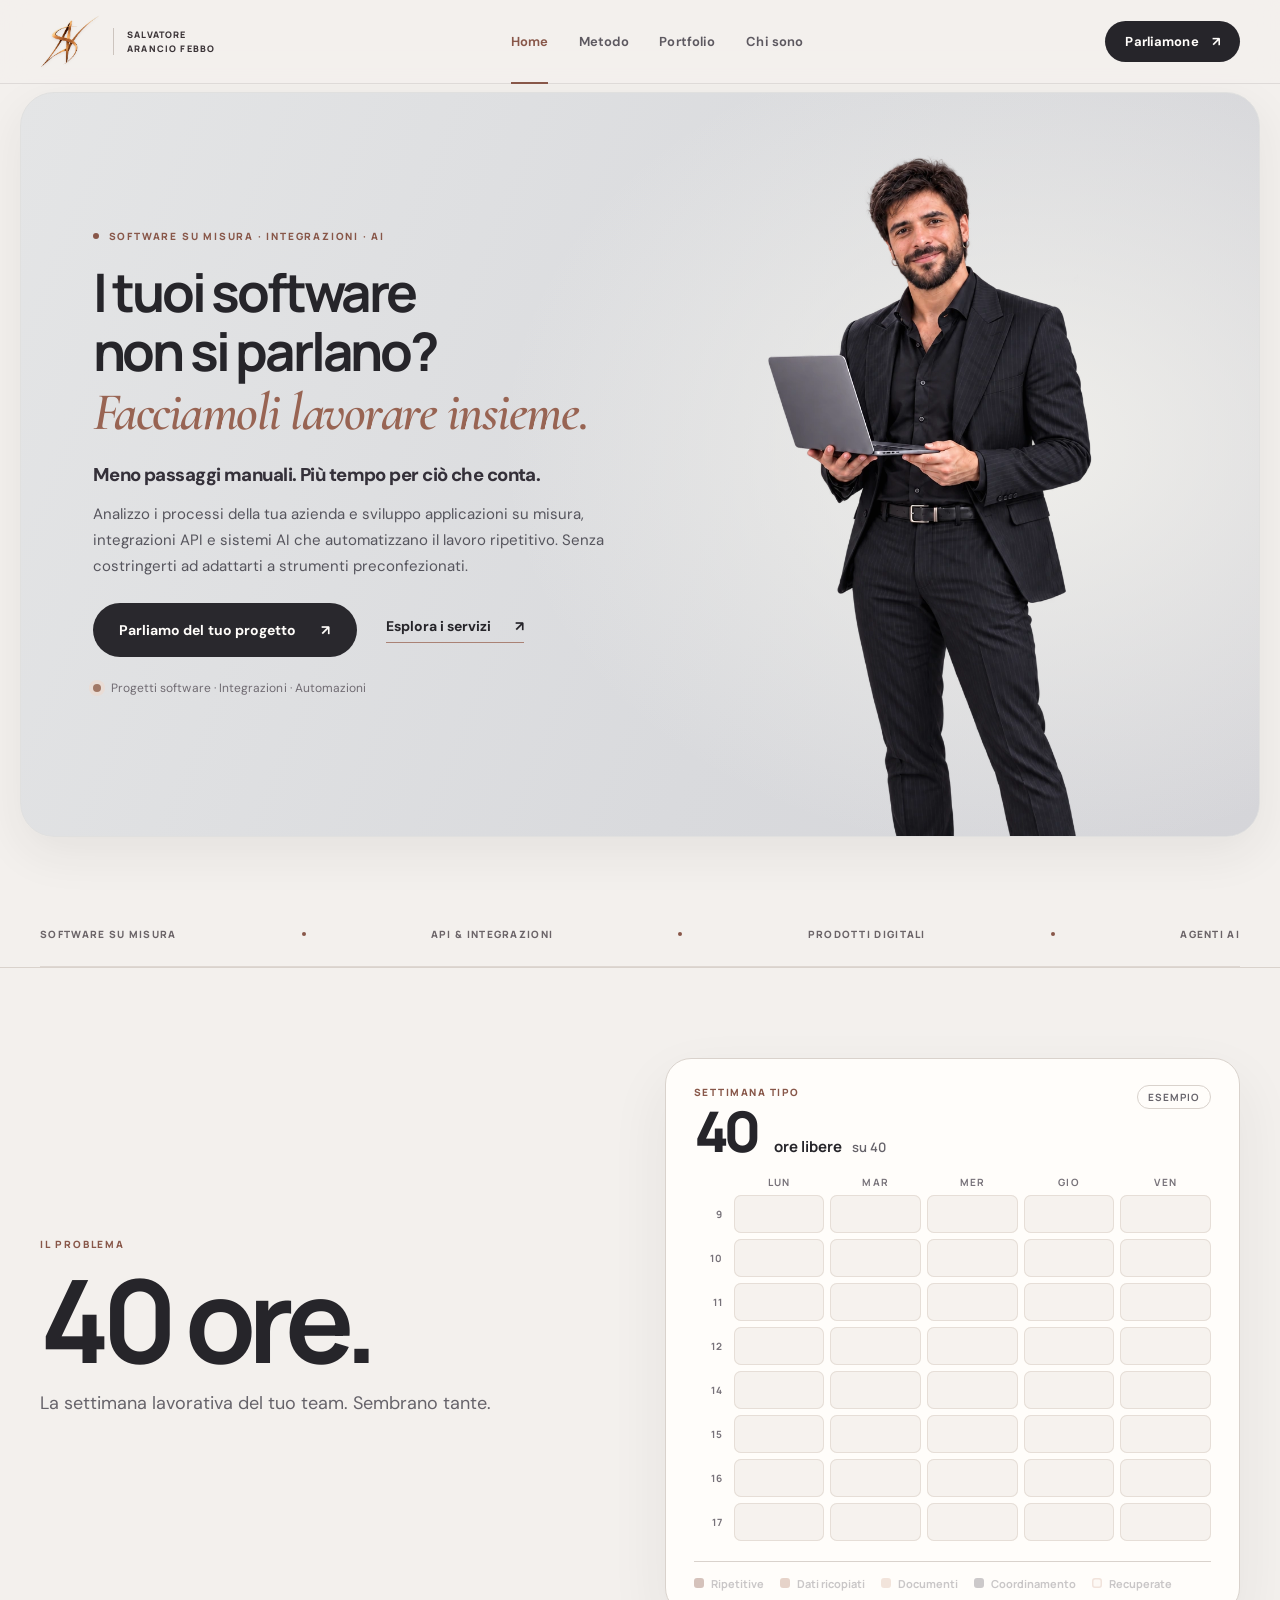
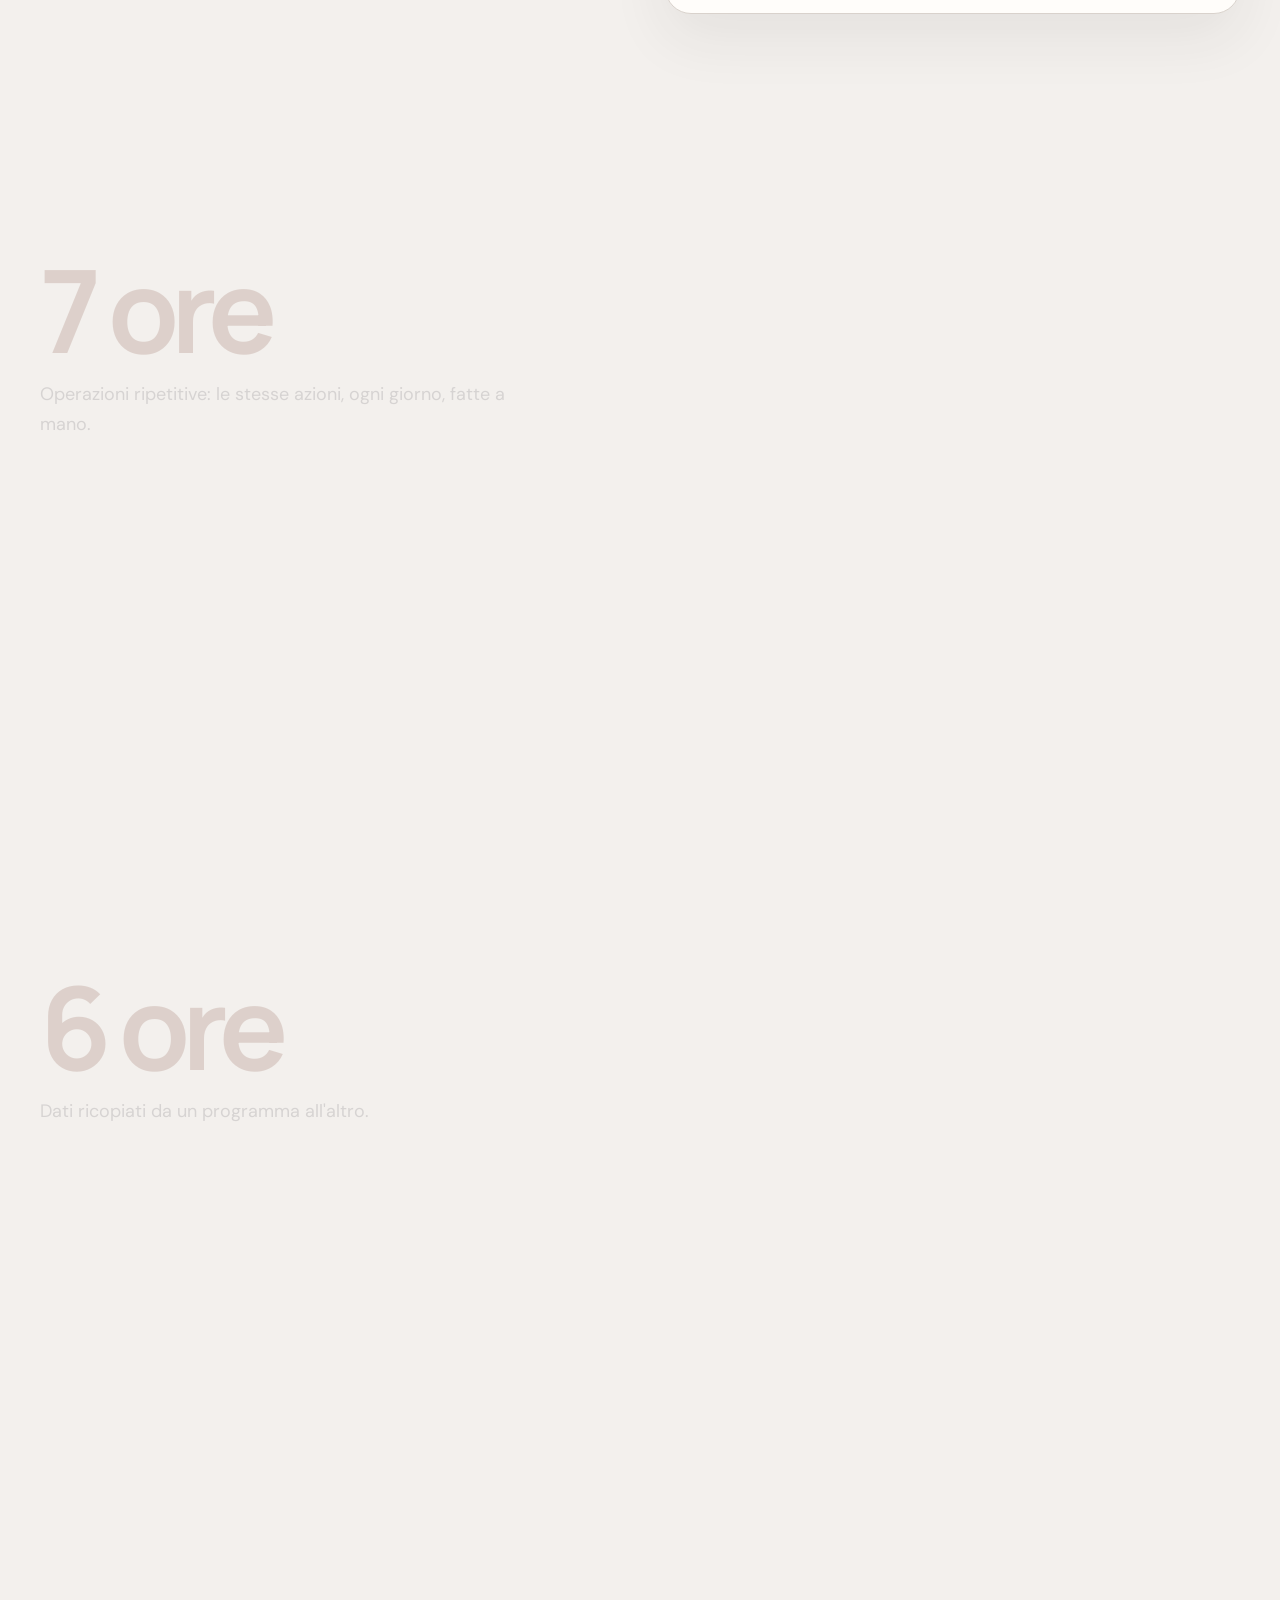
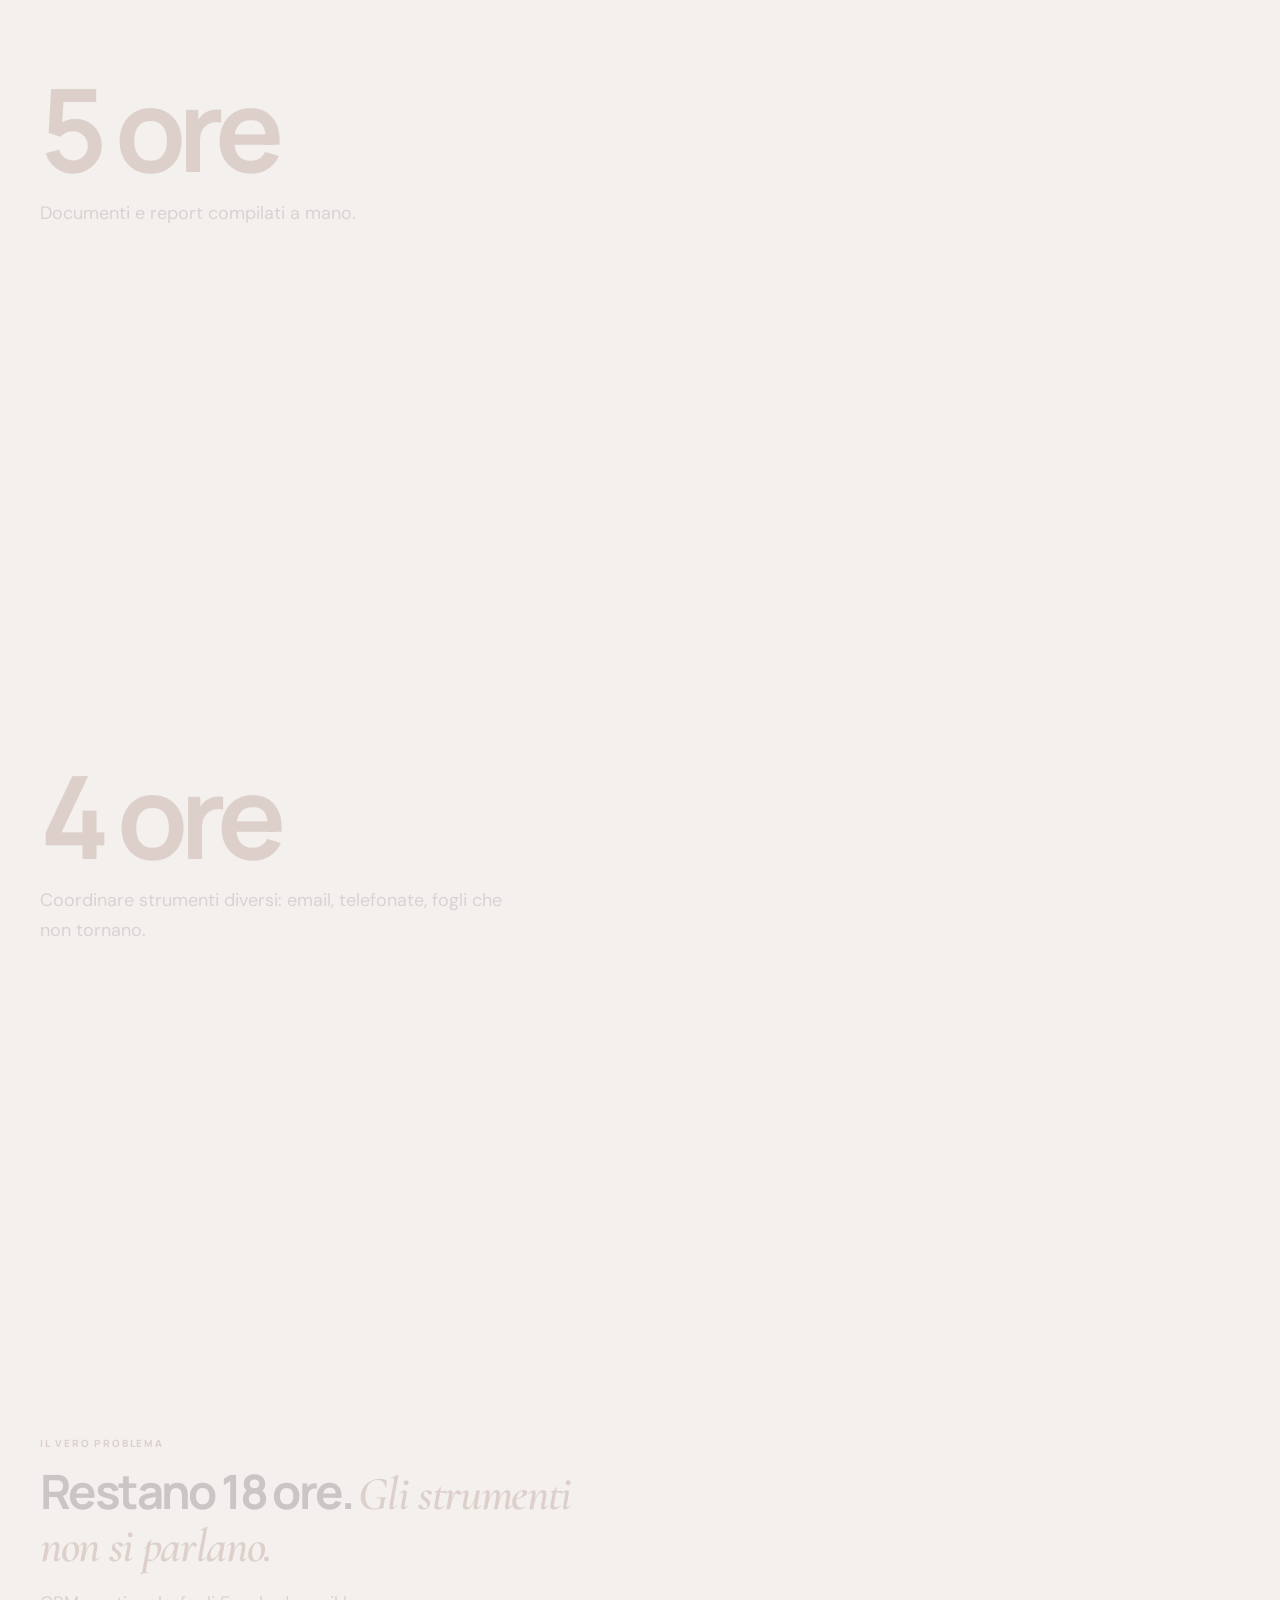
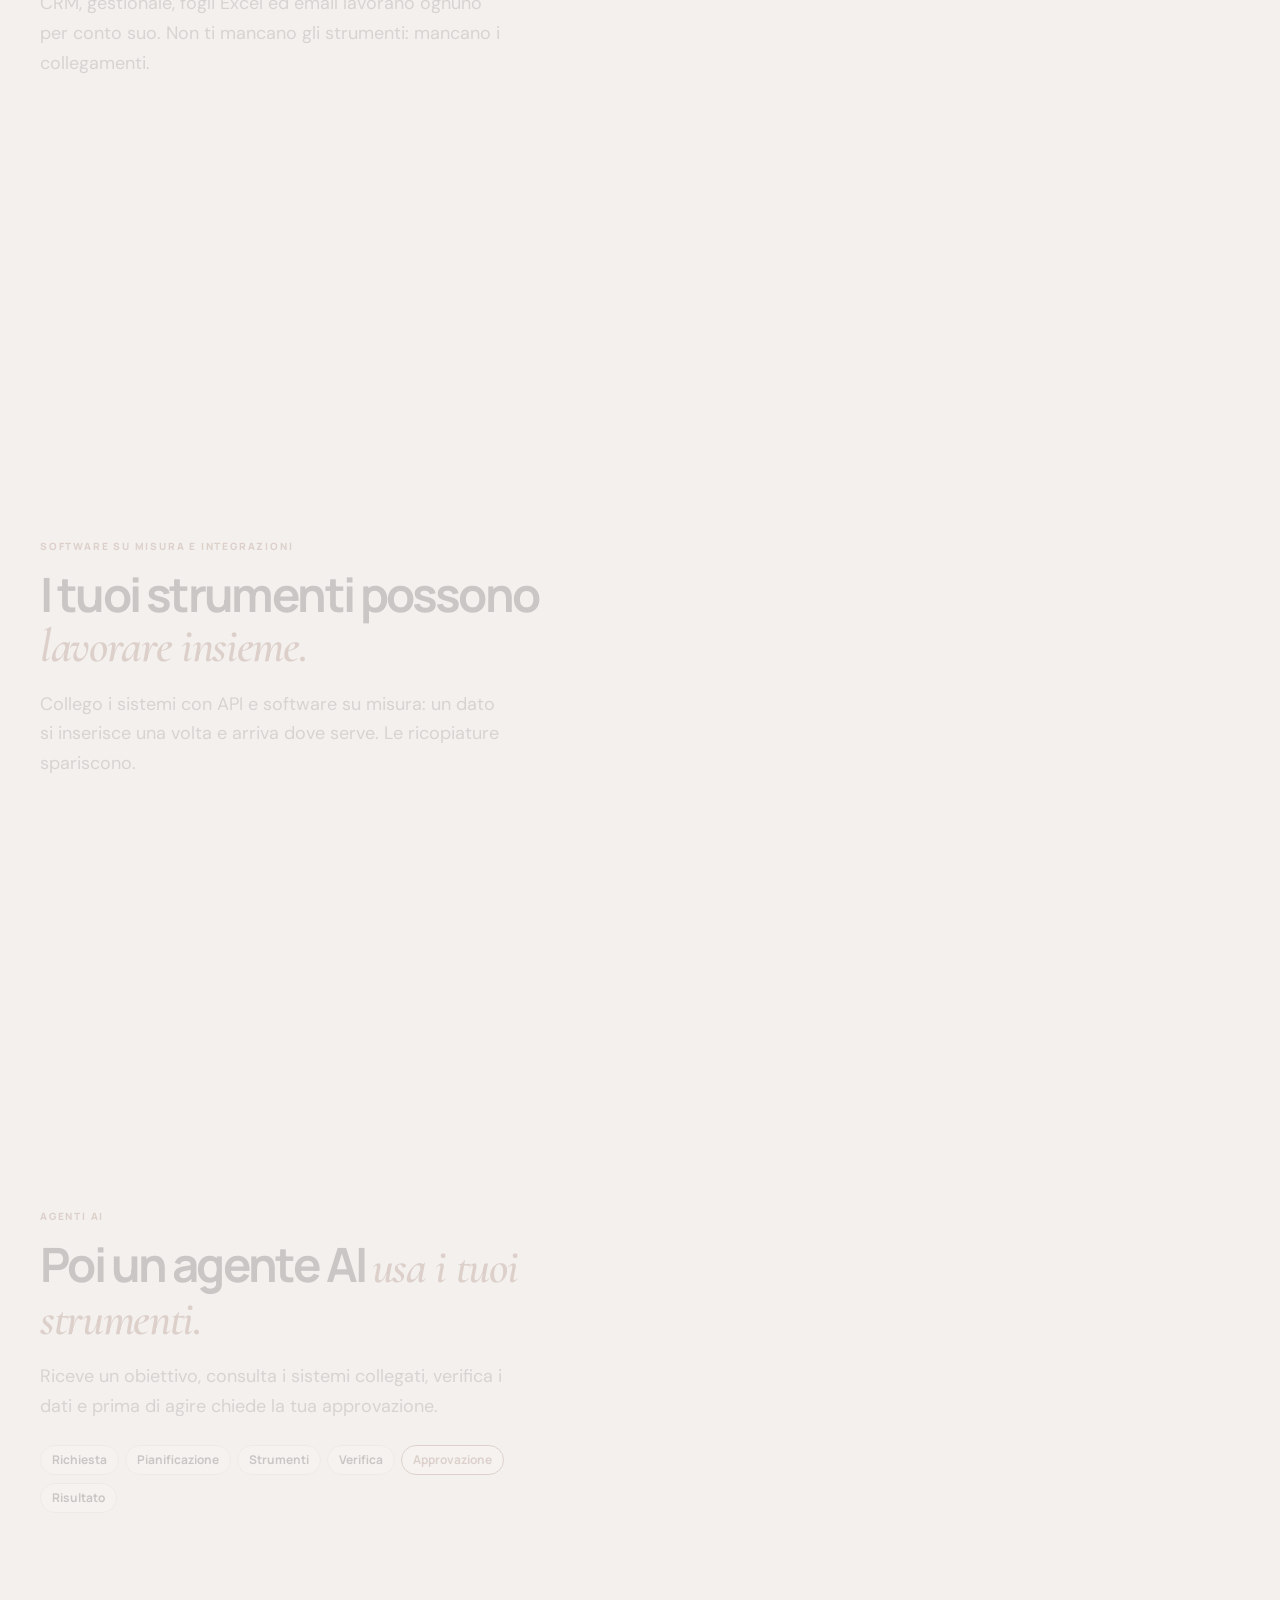
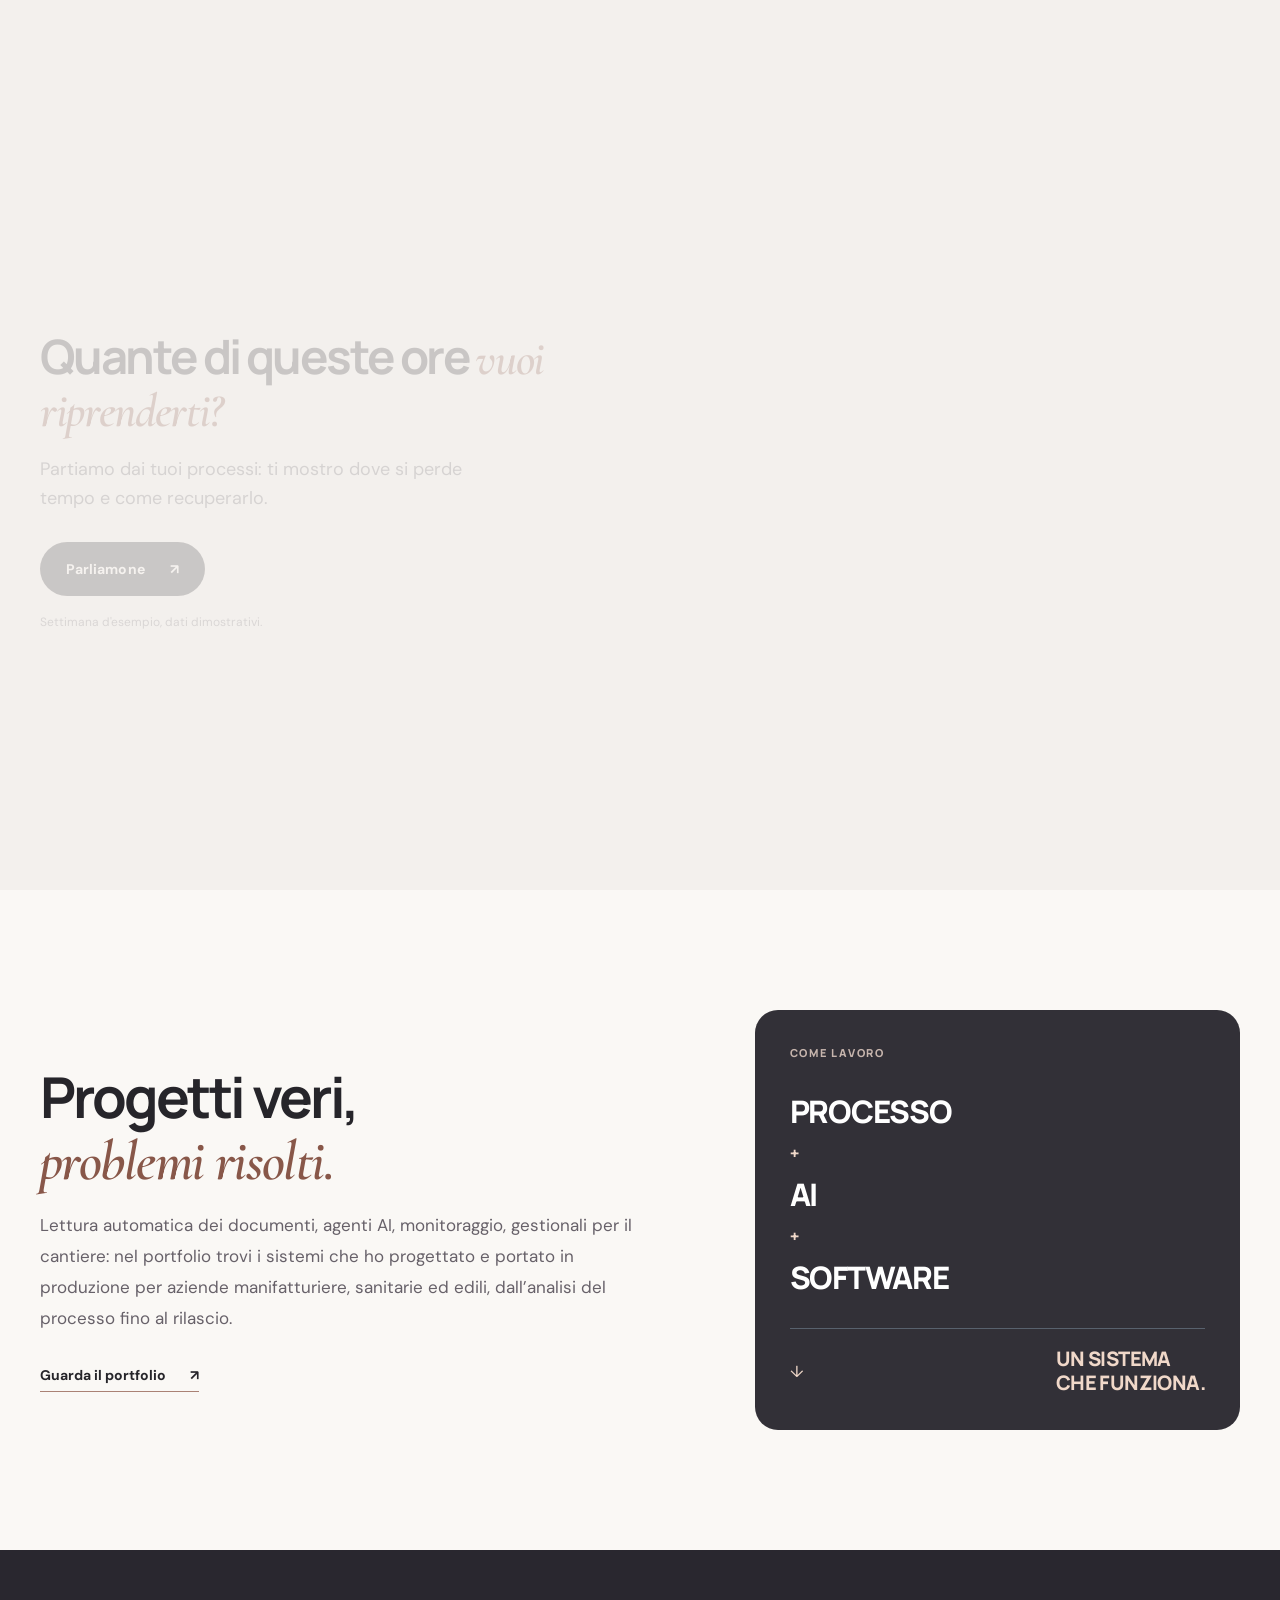
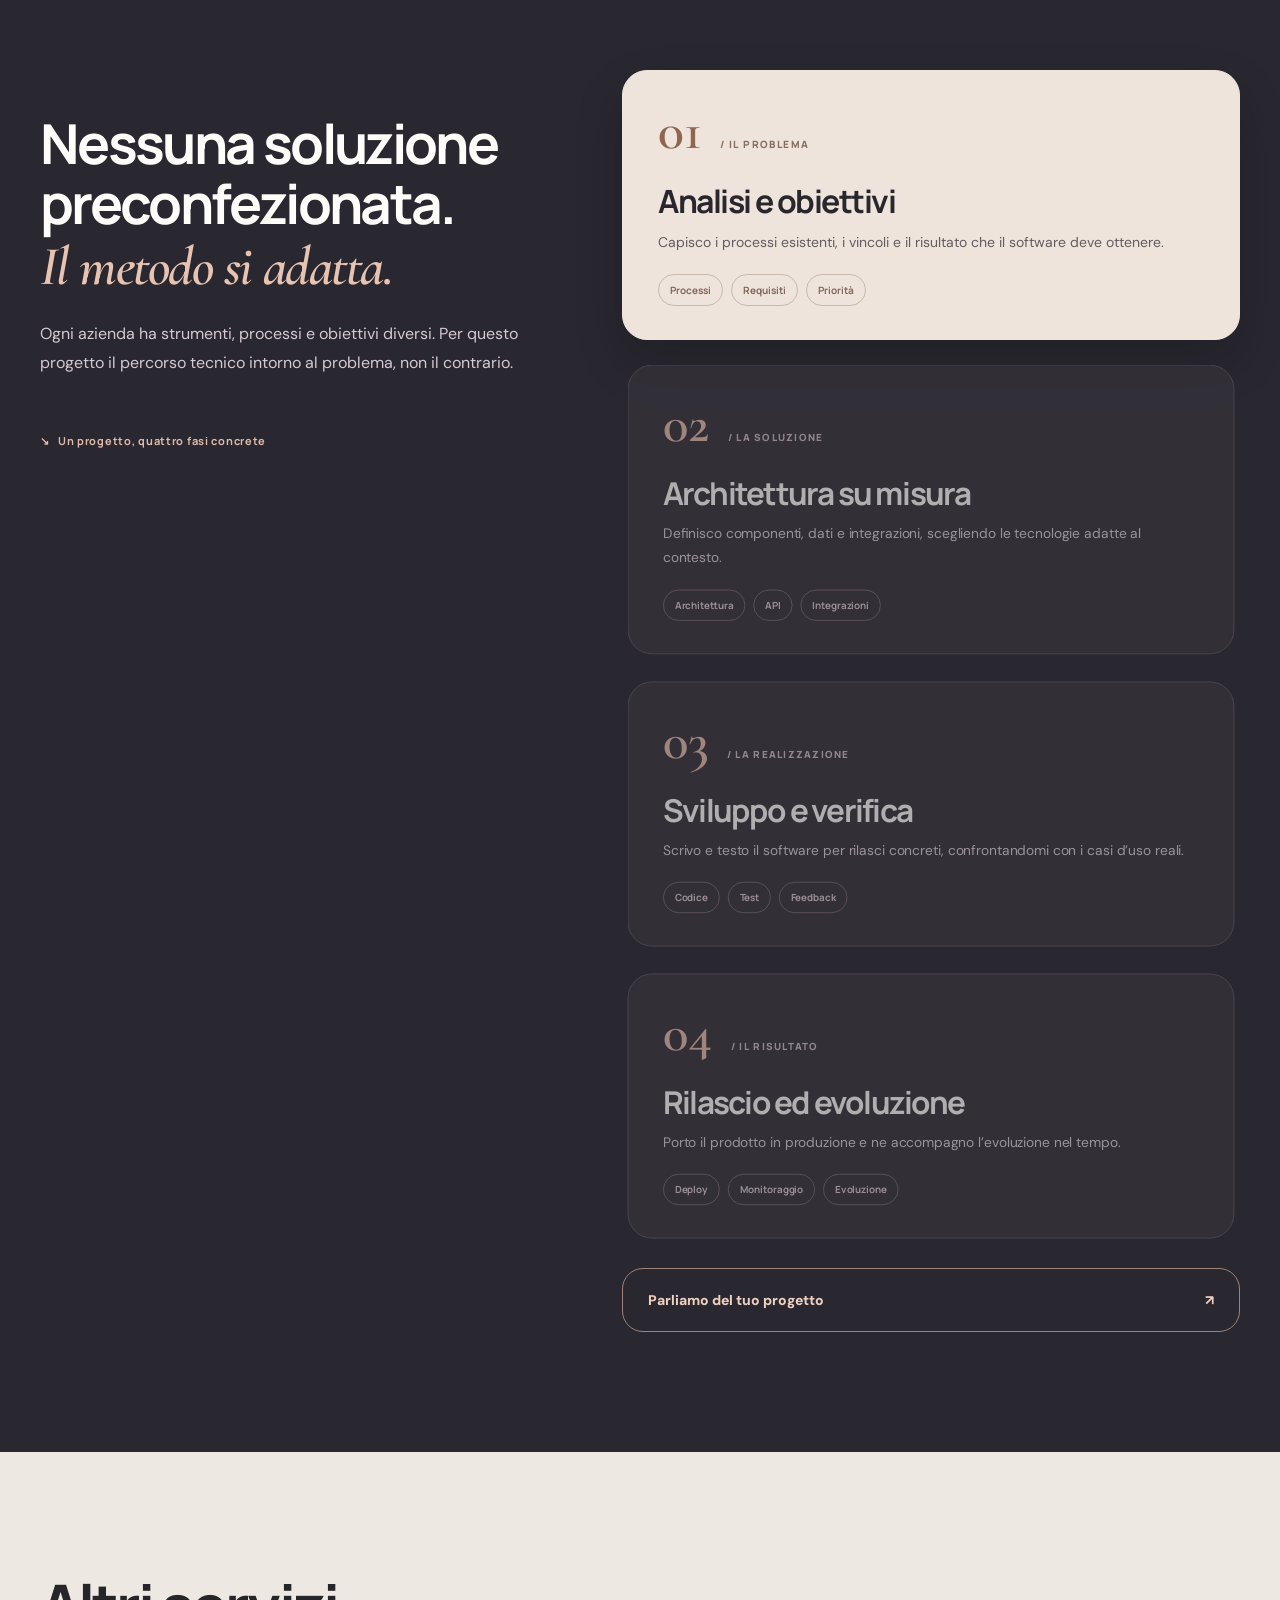
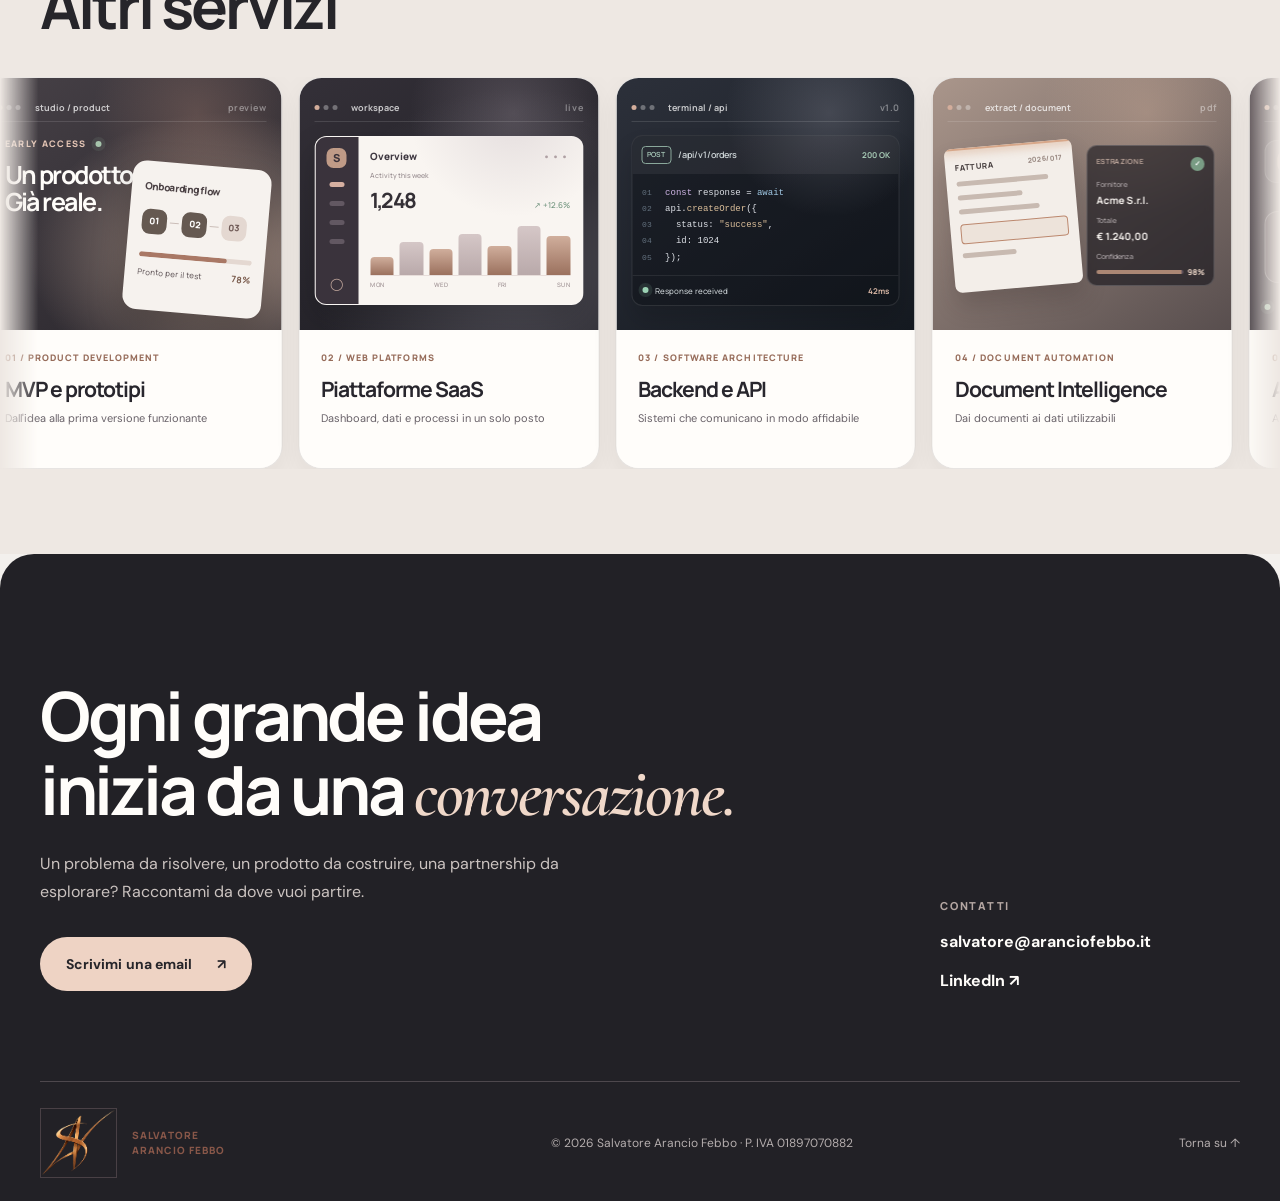
<file: index.html>
<!doctype html><html lang="it"><head>
<meta charset="utf-8"><script>if(location.pathname === "/index.html") history.replaceState(null, "", "/" + location.search + location.hash);</script><meta name="viewport" content="width=device-width,initial-scale=1,maximum-scale=1,user-scalable=no">
<meta name="theme-color" content="#f3f0ed"><meta name="color-scheme" content="light">
<title>Sviluppo software, AI e integrazioni | Salvatore Arancio Febbo</title><meta name="description" content="Salvatore Arancio Febbo: sviluppo software su misura, backend, API, integrazioni e automazioni. Partner tecnico freelance per aziende e prodotti digitali, dagli agenti AI al software su misura.">
<link rel="canonical" href="https://salvatore.aranciofebbo.it/">
<meta property="og:type" content="website"><meta property="og:locale" content="it_IT"><meta property="og:site_name" content="Salvatore Arancio Febbo">
<meta property="og:title" content="Sviluppo software, AI e integrazioni | Salvatore Arancio Febbo"><meta property="og:description" content="Salvatore Arancio Febbo: sviluppo software su misura, backend, API, integrazioni e automazioni. Partner tecnico freelance per aziende e prodotti digitali, dagli agenti AI al software su misura.">
<meta property="og:image" content="https://salvatore.aranciofebbo.it/images/salvatore-social-2026.jpg"><meta property="og:url" content="https://salvatore.aranciofebbo.it/">
<meta name="twitter:card" content="summary_large_image">
<link rel="preconnect" href="https://fonts.googleapis.com"><link rel="preconnect" href="https://fonts.gstatic.com" crossorigin>
<link href="https://fonts.googleapis.com/css2?family=Cormorant+Garamond:ital,wght@0,500;0,600;1,500;1,600&family=DM+Sans:wght@400;500;600;700&family=Manrope:wght@400;500;600;700;800&display=swap" rel="stylesheet">
<link rel="icon" href="/images/saf-favicon-transparent-64.png?v=20261020-drag1" type="image/png" sizes="64x64"><link rel="apple-touch-icon" href="/images/saf-favicon-transparent-180.png?v=20261020-drag1" sizes="180x180"><link rel="stylesheet" href="/assets/site.css?v=20261024-header-editorial1">
<link rel="stylesheet" href="/assets/services-live.css?v=20261020-drag1">
<script defer src="/assets/site.js?v=20261020-marquee-4dds"></script>
<script defer src="/assets/services-live.js?v=20261020-drag1"></script>
<link rel="stylesheet" href="/assets/scroll-story.css?v=20261024-ss3">
<script defer src="/assets/scroll-story.js?v=20261024-ss3"></script>
<script type="application/ld+json">{"@context":"https://schema.org","@type":"Person","name":"Salvatore Arancio Febbo","url":"https://salvatore.aranciofebbo.it/","image":"https://salvatore.aranciofebbo.it/images/salvatore-social-2026.jpg","jobTitle":"Ingegnere informatico e freelance","sameAs":["https://www.linkedin.com/in/salvatore-arancio-febbo-43b61a180/"],"alumniOf":{"@type":"CollegeOrUniversity","name":"Università di Pisa"}}</script>
</head><body class="is-home"><a class="skip-link" href="#main">Vai al contenuto</a><header class="site-header" id="top"><div class="container header-inner">
<a class="brand" href="/" aria-label="Salvatore Arancio Febbo, homepage"><img class="brand-mark-image" src="/images/saf-monogram-transparent.webp" width="74" height="66" alt="" decoding="async"><span class="brand-name">SALVATORE<br>ARANCIO FEBBO</span></a>
<a class="mobile-nav-contact" href="mailto:salvatore@aranciofebbo.it?subject=Parliamo%20di%20un%20progetto">Parliamone <span aria-hidden="true">↗</span></a>
<button class="menu-toggle" type="button" aria-expanded="false" aria-controls="main-navigation" aria-label="Apri il menu"><span></span><span></span></button>
<nav id="main-navigation" class="main-nav" aria-label="Navigazione principale"><a href="/" aria-current="page">Home</a><a href="/#metodo">Metodo</a><a href="/portfolio/" >Portfolio</a><a href="/chi-sono/" >Chi sono</a><a class="nav-contact" href="mailto:salvatore@aranciofebbo.it?subject=Parliamo%20di%20un%20progetto">Parliamone <span aria-hidden="true">↗</span></a></nav>
</div></header><main id="main">
<section class="hero problem-led" aria-labelledby="hero-title"><div class="container hero-grid">
<div class="hero-copy"><div class="eyebrow"><span class="spark"></span> SOFTWARE SU MISURA · INTEGRAZIONI · AI</div>
<h1 id="hero-title">I tuoi software non si parlano?<br><em>Facciamoli lavorare insieme.</em></h1>
<p class="hero-hook">Meno passaggi manuali. Più tempo per ciò che conta.</p>
<p class="hero-lead">Analizzo i processi della tua azienda e sviluppo applicazioni su misura, integrazioni API e sistemi AI che automatizzano il lavoro ripetitivo. Senza costringerti ad adattarti a strumenti preconfezionati.</p>
<div class="hero-actions"><a class="btn btn-primary" href="mailto:salvatore@aranciofebbo.it?subject=Ti%20racconto%20un%20problema">Parliamo del tuo progetto <span aria-hidden="true">↗</span></a><a class="text-link" href="#altri-servizi">Esplora i servizi <span aria-hidden="true">↗</span></a></div>
<div class="hero-small"><span class="status-dot"></span> Progetti software · Integrazioni · Automazioni</div></div>
<div class="hero-visual"><img class="hero-cutout" src="/images/salvatore-laptop-2026.webp" alt="Salvatore Arancio Febbo, in abito scuro con un computer portatile" width="1024" height="1536" fetchpriority="high" decoding="async"></div>
</div><div class="hero-scroll" aria-hidden="true"><span>SCOPRI IL MIO APPROCCIO</span><span>↓</span></div></section>
<div class="competency-strip" aria-label="Ambiti di competenza"><div class="container"><span>SOFTWARE SU MISURA</span><i></i><span>API &amp; INTEGRAZIONI</span><i></i><span>PRODOTTI DIGITALI</span><i></i><span>AGENTI AI</span></div></div>
<section class="ss" id="come-cambia" aria-labelledby="ss-title" data-scroll-story>
<div class="container ss-layout">
<div class="ss-cal-wrap" aria-hidden="true"><div class="ss-cal">
<div class="ss-cal-head"><div><span class="ss-cal-kicker">Settimana tipo</span><strong><b class="ss-free">40</b> ore libere <small>su 40</small></strong></div><span class="ss-cal-tag">Esempio</span></div>
<div class="ss-cal-grid"><div class="ss-cal-days"><span>LUN</span><span>MAR</span><span>MER</span><span>GIO</span><span>VEN</span></div><div class="ss-cal-hours"><span>9</span><span>10</span><span>11</span><span>12</span><span>14</span><span>15</span><span>16</span><span>17</span></div><div class="ss-cal-cells"><i data-cat="2" style="--i:2" data-rec="7"></i><i data-cat="3" style="--i:1" data-rec="6"></i><i></i><i></i><i></i><i></i><i data-cat="0" style="--i:6"></i><i data-cat="0" style="--i:1" data-rec="7"></i><i data-cat="2" style="--i:0" data-rec="7"></i><i></i><i data-cat="1" style="--i:0" data-rec="6"></i><i></i><i></i><i data-cat="2" style="--i:1" data-rec="7"></i><i></i><i data-cat="1" style="--i:4" data-rec="6"></i><i data-cat="0" style="--i:3" data-rec="7"></i><i data-cat="3" style="--i:3"></i><i data-cat="0" style="--i:0" data-rec="7"></i><i></i><i></i><i data-cat="0" style="--i:5"></i><i data-cat="0" style="--i:4"></i><i data-cat="0" style="--i:2" data-rec="7"></i><i data-cat="1" style="--i:1" data-rec="6"></i><i></i><i data-cat="1" style="--i:2" data-rec="6"></i><i data-cat="2" style="--i:3"></i><i></i><i></i><i></i><i data-cat="3" style="--i:2" data-rec="6"></i><i></i><i data-cat="1" style="--i:3" data-rec="6"></i><i data-cat="3" style="--i:0" data-rec="6"></i><i></i><i data-cat="2" style="--i:4"></i><i data-cat="1" style="--i:5" data-rec="6"></i><i></i><i></i></div></div>
<ul class="ss-cal-legend"><li data-k="0">Ripetitive</li><li data-k="1">Dati ricopiati</li><li data-k="2">Documenti</li><li data-k="3">Coordinamento</li><li data-k="r">Recuperate</li></ul>
</div></div>
<div class="ss-steps">
<h2 class="ss-sr" id="ss-title">Dove finiscono le ore della settimana, e come recuperarle con software su misura, integrazioni e agenti AI</h2>
<article class="ss-step" data-step="0"><span class="eyebrow">Il problema</span><h3>40 ore.</h3><p>La settimana lavorativa del tuo team. Sembrano tante.</p></article>
<article class="ss-step" data-step="1"><h3><span>7 ore</span></h3><p>Operazioni ripetitive: le stesse azioni, ogni giorno, fatte a mano.</p></article>
<article class="ss-step" data-step="2"><h3><span>6 ore</span></h3><p>Dati ricopiati da un programma all'altro.</p></article>
<article class="ss-step" data-step="3"><h3><span>5 ore</span></h3><p>Documenti e report compilati a mano.</p></article>
<article class="ss-step" data-step="4"><h3><span>4 ore</span></h3><p>Coordinare strumenti diversi: email, telefonate, fogli che non tornano.</p></article>
<article class="ss-step" data-step="5"><span class="eyebrow">Il vero problema</span><h3>Restano 18 ore. <em>Gli strumenti non si parlano.</em></h3><p>CRM, gestionale, fogli Excel ed email lavorano ognuno per conto suo. Non ti mancano gli strumenti: mancano i collegamenti.</p></article>
<article class="ss-step" data-step="6"><span class="eyebrow">Software su misura e integrazioni</span><h3>I tuoi strumenti possono <em>lavorare insieme.</em></h3><p>Collego i sistemi con API e software su misura: un dato si inserisce una volta e arriva dove serve. Le ricopiature spariscono.</p></article>
<article class="ss-step" data-step="7"><span class="eyebrow">Agenti AI</span><h3>Poi un agente AI <em>usa i tuoi strumenti.</em></h3><p>Riceve un obiettivo, consulta i sistemi collegati, verifica i dati e prima di agire chiede la tua approvazione.</p><ol class="ss-flow"><li>Richiesta</li><li>Pianificazione</li><li>Strumenti</li><li>Verifica</li><li>Approvazione</li><li>Risultato</li></ol></article>
<article class="ss-step ss-step-final" data-step="8"><h3>Quante di queste ore <em>vuoi riprenderti?</em></h3><p>Partiamo dai tuoi processi: ti mostro dove si perde tempo e come recuperarlo.</p><a class="btn btn-primary" href="mailto:salvatore@aranciofebbo.it?subject=Voglio%20recuperare%20ore%20di%20lavoro">Parliamone <span aria-hidden="true">↗</span></a><small class="ss-note">Settimana d'esempio, dati dimostrativi.</small></article>
</div>
</div>
</section>

<section class="section venture-section"><div class="container venture-grid"><div><h2>Progetti veri,<br><em>problemi risolti.</em></h2><p>Lettura automatica dei documenti, agenti AI, monitoraggio, gestionali per il cantiere: nel portfolio trovi i sistemi che ho progettato e portato in produzione per aziende manifatturiere, sanitarie ed edili, dall’analisi del processo fino al rilascio.</p><a class="text-link" href="/portfolio/">Guarda il portfolio <span>↗</span></a></div><div class="venture-panel"><span>COME LAVORO</span><div class="venture-equation"><span>PROCESSO</span><b>+</b><span>AI</span><b>+</b><span>SOFTWARE</span></div><div class="venture-result"><span>↓</span><strong>UN SISTEMA<br>CHE FUNZIONA.</strong></div></div></div></section>
<section class="section method-section" id="metodo" aria-labelledby="method-title"><div class="container bespoke-layout"><div class="bespoke-sticky"><h2 id="method-title">Nessuna soluzione preconfezionata.<br><em>Il metodo si adatta.</em></h2><p>Ogni azienda ha strumenti, processi e obiettivi diversi. Per questo progetto il percorso tecnico intorno al problema, non il contrario.</p><div class="bespoke-aside">↘ &nbsp; Un progetto, quattro fasi concrete</div></div><div class="bespoke-stack"><article class="bespoke-phase is-active" data-method-step aria-current="step"><span class="bespoke-index">01 <small>/ IL PROBLEMA</small></span><h3>Analisi e obiettivi</h3><p>Capisco i processi esistenti, i vincoli e il risultato che il software deve ottenere.</p><div class="bespoke-tags"><span>Processi</span><span>Requisiti</span><span>Priorità</span></div></article>
<article class="bespoke-phase" data-method-step><span class="bespoke-index">02 <small>/ LA SOLUZIONE</small></span><h3>Architettura su misura</h3><p>Definisco componenti, dati e integrazioni, scegliendo le tecnologie adatte al contesto.</p><div class="bespoke-tags"><span>Architettura</span><span>API</span><span>Integrazioni</span></div></article>
<article class="bespoke-phase" data-method-step><span class="bespoke-index">03 <small>/ LA REALIZZAZIONE</small></span><h3>Sviluppo e verifica</h3><p>Scrivo e testo il software per rilasci concreti, confrontandomi con i casi d’uso reali.</p><div class="bespoke-tags"><span>Codice</span><span>Test</span><span>Feedback</span></div></article>
<article class="bespoke-phase" data-method-step><span class="bespoke-index">04 <small>/ IL RISULTATO</small></span><h3>Rilascio ed evoluzione</h3><p>Porto il prodotto in produzione e ne accompagno l’evoluzione nel tempo.</p><div class="bespoke-tags"><span>Deploy</span><span>Monitoraggio</span><span>Evoluzione</span></div></article><a class="bespoke-contact" href="mailto:salvatore@aranciofebbo.it?subject=Parliamo%20del%20tuo%20progetto">Parliamo del tuo progetto <span aria-hidden="true">↗</span></a></div></div></section>
<section class="section special-section live-services" id="altri-servizi" aria-labelledby="special-title">
<div class="container"><div class="special-heading"><div><h2 id="special-title">Altri servizi</h2></div></div></div>
<div class="live-services-viewport" data-live-services aria-label="Galleria animata delle competenze">
<div class="live-services-loading" aria-hidden="true"><span></span><span></span><span></span></div>
</div>
<noscript><div class="container"><p>Sviluppo MVP, piattaforme SaaS, backend e API, automazioni documentali, agenti AI, infrastruttura cloud, evoluzione del software e direzione tecnica.</p></div></noscript>
</section>
</main><footer class="site-footer"><div class="container"><div class="footer-top"><div><h2>Ogni grande idea<br>inizia da una <em>conversazione.</em></h2><p>Un problema da risolvere, un prodotto da costruire, una partnership da esplorare? Raccontami da dove vuoi partire.</p><a class="btn btn-light" href="mailto:salvatore@aranciofebbo.it?subject=Ho%20un%20progetto%20da%20raccontarti">Scrivimi una email <span aria-hidden="true">↗</span></a></div><div class="footer-aside"><span>CONTATTI</span><a href="mailto:salvatore@aranciofebbo.it">salvatore@aranciofebbo.it</a><a href="https://www.linkedin.com/in/salvatore-arancio-febbo-43b61a180/" target="_blank" rel="noopener noreferrer">LinkedIn ↗</a></div></div><div class="footer-bottom"><a href="/" class="footer-brand" aria-label="Torna alla homepage"><img src="/images/saf-monogram-transparent.webp" width="78" height="70" alt=""><span class="footer-monogram-caption">SALVATORE<br>ARANCIO FEBBO</span></a><p>© 2026 Salvatore Arancio Febbo <span class="footer-vat">· P. IVA 01897070882</span></p><a href="#top">Torna su ↑</a></div></div></footer></body></html>
</file>
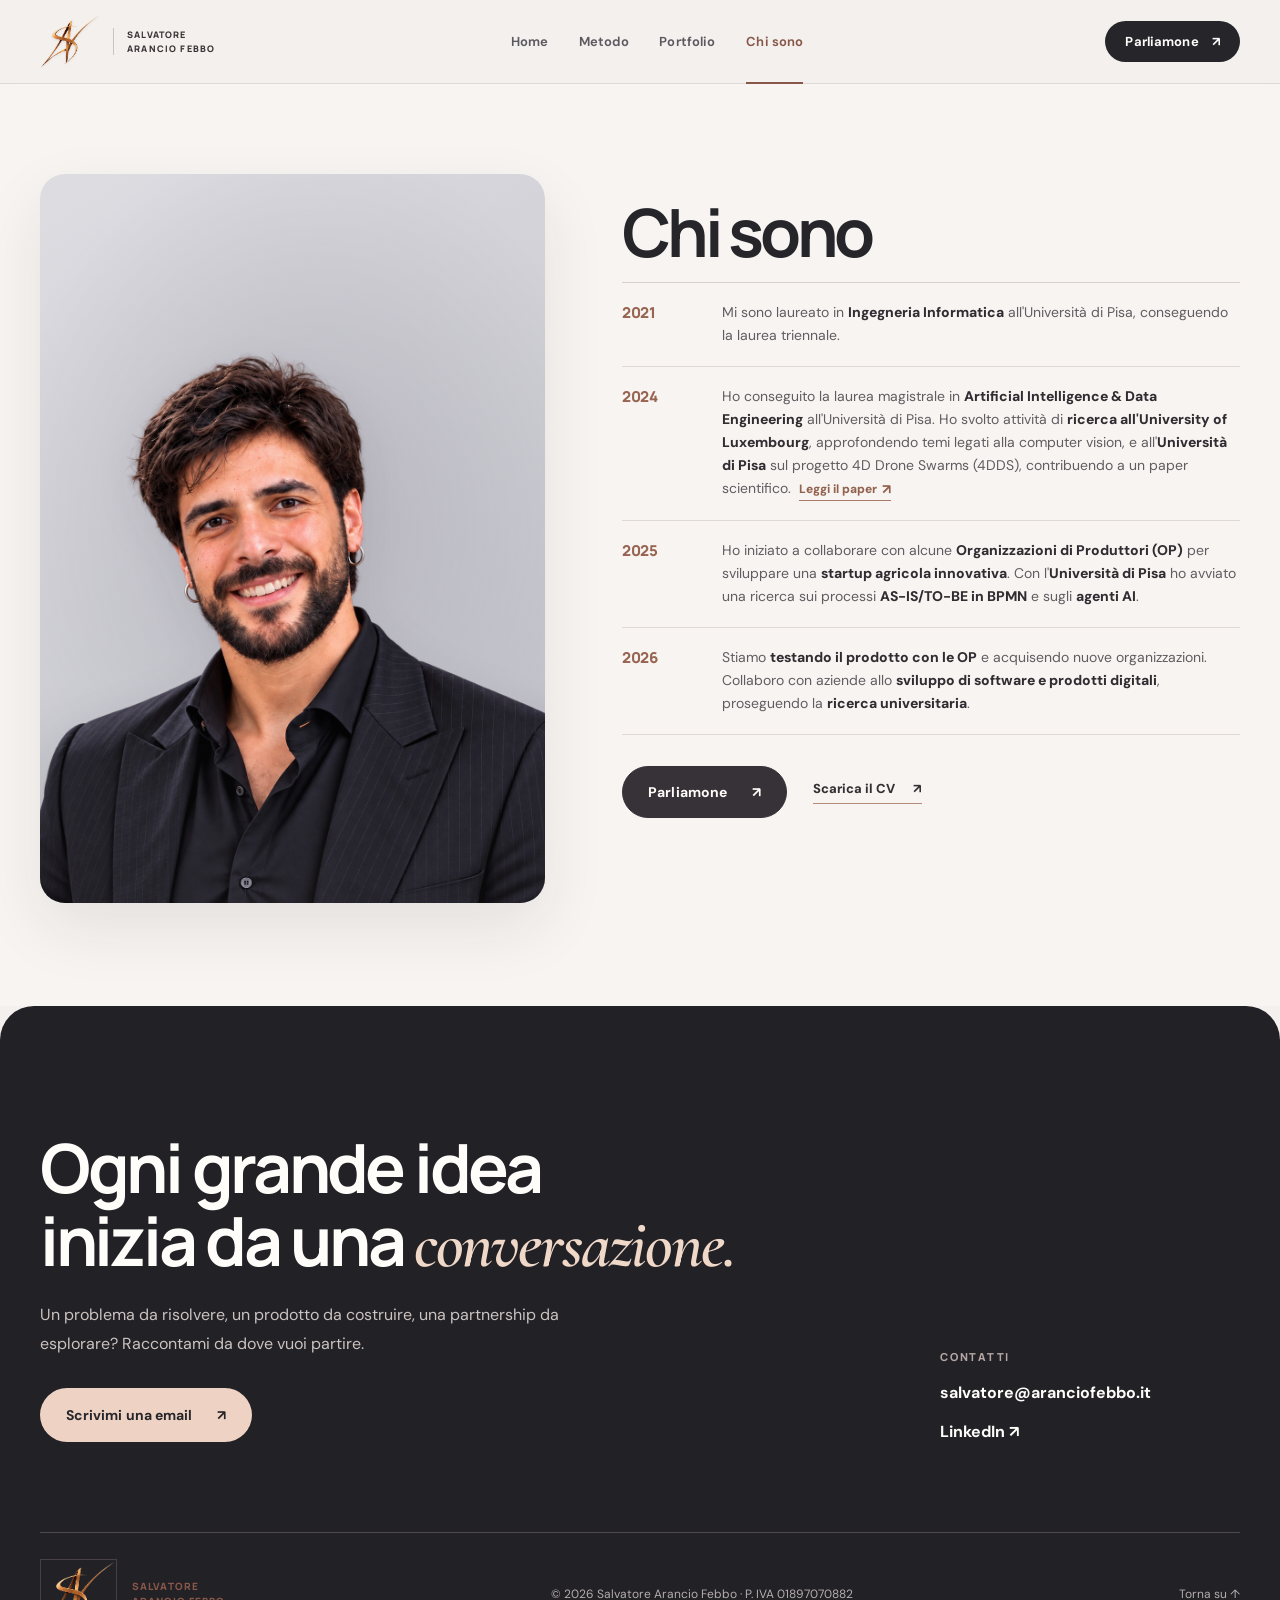
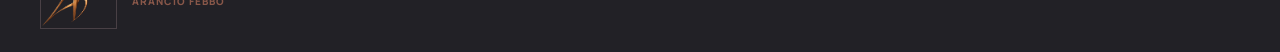
<file: chi-sono/index.html>
<!doctype html><html lang="it"><head>
<meta charset="utf-8"><meta name="viewport" content="width=device-width,initial-scale=1,maximum-scale=1,user-scalable=no">
<meta name="theme-color" content="#f3f0ed"><meta name="color-scheme" content="light">
<title>Chi sono e il mio percorso | Salvatore Arancio Febbo</title><meta name="description" content="Salvatore Arancio Febbo: laurea triennale e magistrale in Ingegneria Informatica, ricerca a Pisa e in Lussemburgo, sviluppo software e prodotti digitali.">
<link rel="canonical" href="https://salvatore.aranciofebbo.it/chi-sono/">
<meta property="og:type" content="website"><meta property="og:locale" content="it_IT"><meta property="og:site_name" content="Salvatore Arancio Febbo">
<meta property="og:title" content="Chi sono e il mio percorso | Salvatore Arancio Febbo"><meta property="og:description" content="Salvatore Arancio Febbo: laurea triennale e magistrale in Ingegneria Informatica, ricerca a Pisa e in Lussemburgo, sviluppo software e prodotti digitali.">
<meta property="og:image" content="https://salvatore.aranciofebbo.it/images/salvatore-social-2026.jpg"><meta property="og:url" content="https://salvatore.aranciofebbo.it/chi-sono/">
<meta name="twitter:card" content="summary_large_image">
<link rel="preconnect" href="https://fonts.googleapis.com"><link rel="preconnect" href="https://fonts.gstatic.com" crossorigin>
<link href="https://fonts.googleapis.com/css2?family=Cormorant+Garamond:ital,wght@0,500;0,600;1,500;1,600&family=DM+Sans:wght@400;500;600;700&family=Manrope:wght@400;500;600;700;800&display=swap" rel="stylesheet">
<link rel="icon" href="/images/saf-favicon-transparent-64.png?v=20261020-drag1" type="image/png" sizes="64x64"><link rel="apple-touch-icon" href="/images/saf-favicon-transparent-180.png?v=20261020-drag1" sizes="180x180"><link rel="stylesheet" href="/assets/site.css?v=20261024-header-editorial1">
<script defer src="/assets/site.js?v=20261020-marquee-4dds"></script>
<script type="application/ld+json">{"@context":"https://schema.org","@type":"Person","name":"Salvatore Arancio Febbo","url":"https://salvatore.aranciofebbo.it/","image":"https://salvatore.aranciofebbo.it/images/salvatore-social-2026.jpg","jobTitle":"Ingegnere informatico e freelance","sameAs":["https://www.linkedin.com/in/salvatore-arancio-febbo-43b61a180/"],"alumniOf":{"@type":"CollegeOrUniversity","name":"Università di Pisa"}}</script>
</head><body class="is-inner"><a class="skip-link" href="#main">Vai al contenuto</a><header class="site-header" id="top"><div class="container header-inner">
<a class="brand" href="/" aria-label="Salvatore Arancio Febbo, homepage"><img class="brand-mark-image" src="/images/saf-monogram-transparent.webp" width="74" height="66" alt="" decoding="async"><span class="brand-name">SALVATORE<br>ARANCIO FEBBO</span></a>
<a class="mobile-nav-contact" href="mailto:salvatore@aranciofebbo.it?subject=Parliamo%20di%20un%20progetto">Parliamone <span aria-hidden="true">↗</span></a>
<button class="menu-toggle" type="button" aria-expanded="false" aria-controls="main-navigation" aria-label="Apri il menu"><span></span><span></span></button>
<nav id="main-navigation" class="main-nav" aria-label="Navigazione principale"><a href="/" >Home</a><a href="/#metodo">Metodo</a><a href="/portfolio/" >Portfolio</a><a href="/chi-sono/" aria-current="page">Chi sono</a><a class="nav-contact" href="mailto:salvatore@aranciofebbo.it?subject=Parliamo%20di%20un%20progetto">Parliamone <span aria-hidden="true">↗</span></a></nav>
</div></header><main id="main">
<section class="bio-section" aria-labelledby="bio-title">
  <div class="container bio-layout">
    <figure class="bio-portrait">
      <img src="/images/salvatore-headshot-2026.webp" alt="Salvatore Arancio Febbo, ritratto professionale" width="1254" height="1254" fetchpriority="high" decoding="async">
    </figure>
    <div class="bio-content">
      <header class="bio-heading">
        <h1 id="bio-title">Chi sono</h1>
      </header>
      <div class="bio-timeline" aria-label="Il mio percorso professionale e formativo">
        <div class="bio-event"><time datetime="2021">2021</time><p>Mi sono laureato in <strong>Ingegneria Informatica</strong> all'Università di Pisa, conseguendo la laurea triennale.</p></div>
        <div class="bio-event"><time datetime="2024">2024</time><p>Ho conseguito la laurea magistrale in <strong>Artificial Intelligence &amp; Data Engineering</strong> all'Università di Pisa. Ho svolto attività di <strong>ricerca all'University of Luxembourg</strong>, approfondendo temi legati alla computer vision, e all'<strong>Università di Pisa</strong> sul progetto 4D Drone Swarms (4DDS), contribuendo a un paper scientifico. <a href="https://docenti.ing.unipi.it/m.cimino/pub/hdl.handle.net_11568_1345587.pdf" target="_blank" rel="noopener noreferrer">Leggi il paper <span aria-hidden="true">↗</span></a></p></div>
        <div class="bio-event"><time datetime="2025">2025</time><p>Ho iniziato a collaborare con alcune <strong>Organizzazioni di Produttori (OP)</strong> per sviluppare una <strong>startup agricola innovativa</strong>. Con l'<strong>Università di Pisa</strong> ho avviato una ricerca sui processi <strong>AS-IS/TO-BE in BPMN</strong> e sugli <strong>agenti AI</strong>.</p></div>
        <div class="bio-event"><time datetime="2026">2026</time><p>Stiamo <strong>testando il prodotto con le OP</strong> e acquisendo nuove organizzazioni. Collaboro con aziende allo <strong>sviluppo di software e prodotti digitali</strong>, proseguendo la <strong>ricerca universitaria</strong>.</p></div>
      </div>
      <div class="bio-actions">
        <a class="btn btn-primary" href="mailto:salvatore@aranciofebbo.it?subject=Parliamo%20di%20un%20progetto">Parliamone <span aria-hidden="true">↗</span></a>
        <a class="bio-cv-link" href="/documents/cv.pdf?v=20261023d" download="CV_Salvatore_Arancio_Febbo.pdf" target="_blank" rel="noopener noreferrer">Scarica il CV <span aria-hidden="true">↗</span></a>
      </div>
    </div>
  </div>
</section>
</main><footer class="site-footer"><div class="container"><div class="footer-top"><div><h2>Ogni grande idea<br>inizia da una <em>conversazione.</em></h2><p>Un problema da risolvere, un prodotto da costruire, una partnership da esplorare? Raccontami da dove vuoi partire.</p><a class="btn btn-light" href="mailto:salvatore@aranciofebbo.it?subject=Ho%20un%20progetto%20da%20raccontarti">Scrivimi una email <span aria-hidden="true">↗</span></a></div><div class="footer-aside"><span>CONTATTI</span><a href="mailto:salvatore@aranciofebbo.it">salvatore@aranciofebbo.it</a><a href="https://www.linkedin.com/in/salvatore-arancio-febbo-43b61a180/" target="_blank" rel="noopener noreferrer">LinkedIn ↗</a></div></div><div class="footer-bottom"><a href="/" class="footer-brand" aria-label="Torna alla homepage"><img src="/images/saf-monogram-transparent.webp" width="78" height="70" alt=""><span class="footer-monogram-caption">SALVATORE<br>ARANCIO FEBBO</span></a><p>© 2026 Salvatore Arancio Febbo <span class="footer-vat">· P. IVA 01897070882</span></p><a href="#top">Torna su ↑</a></div></div></footer></body></html>
</file>
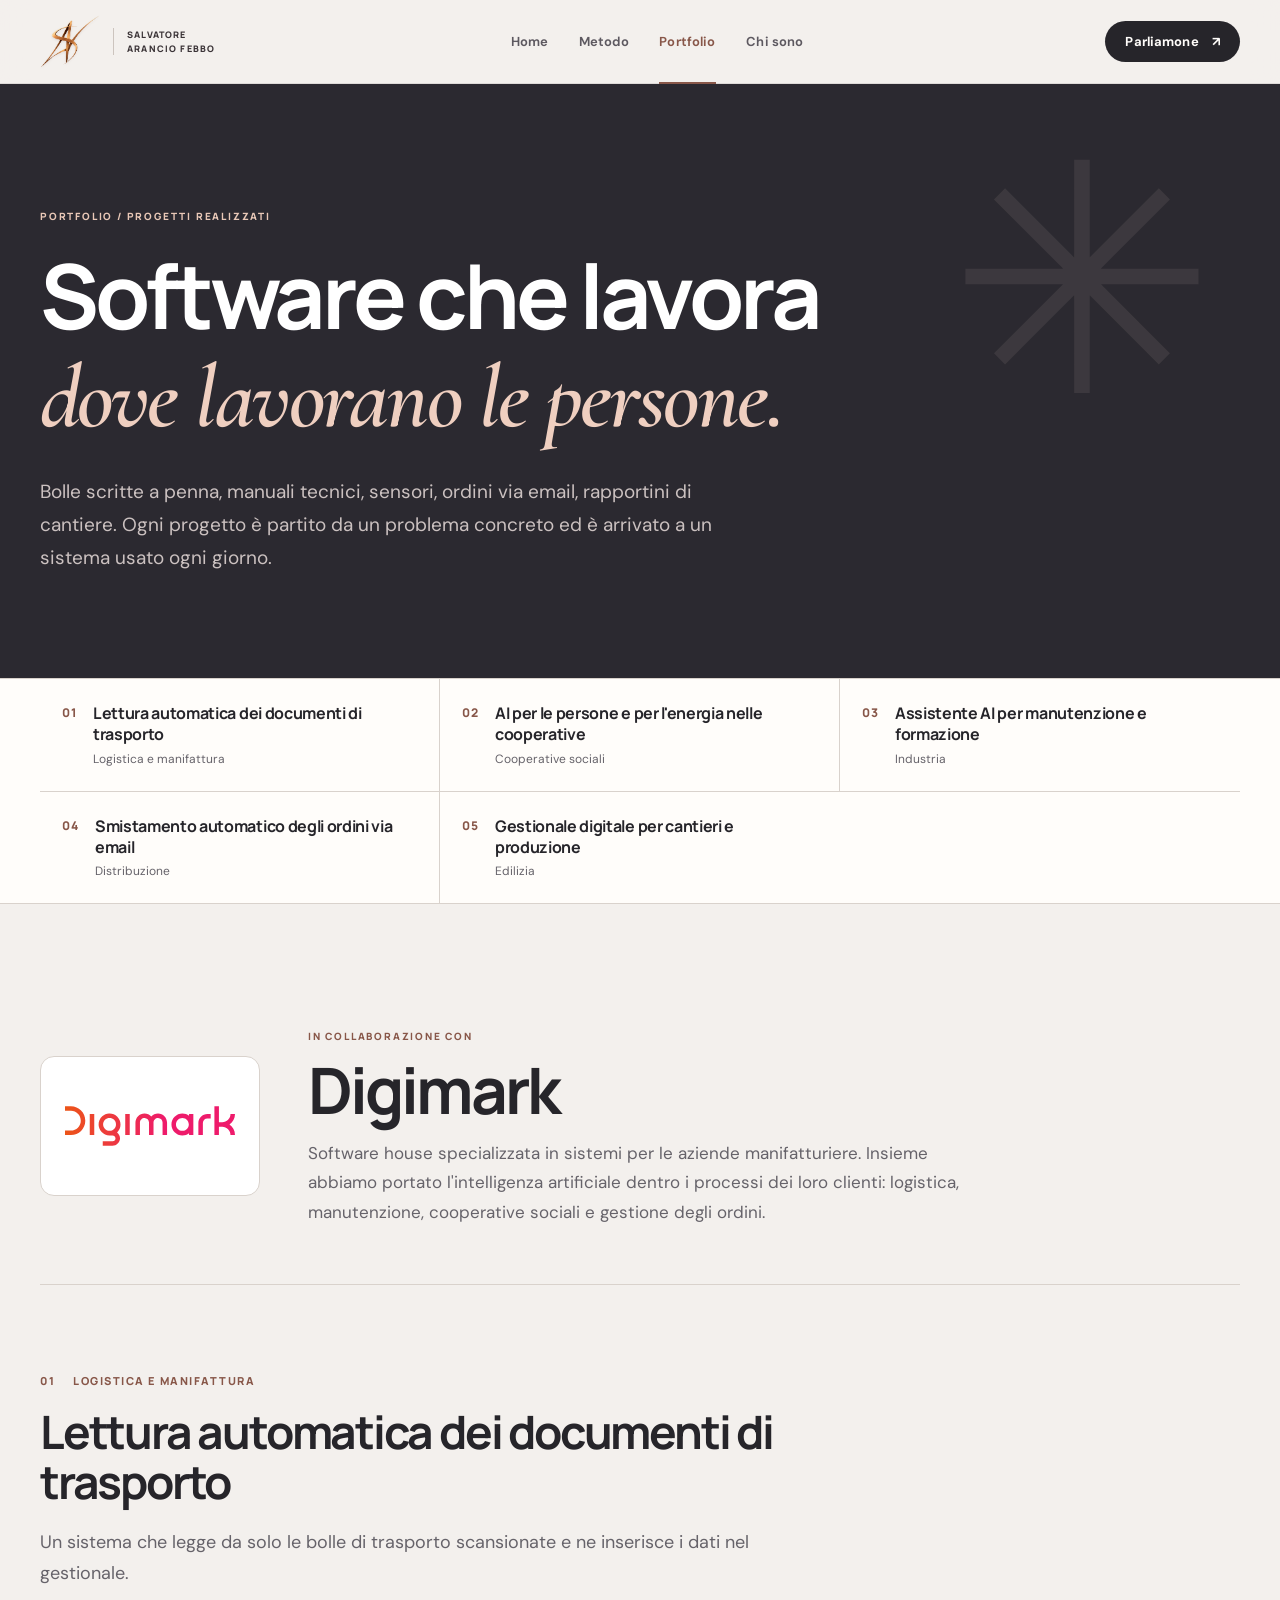
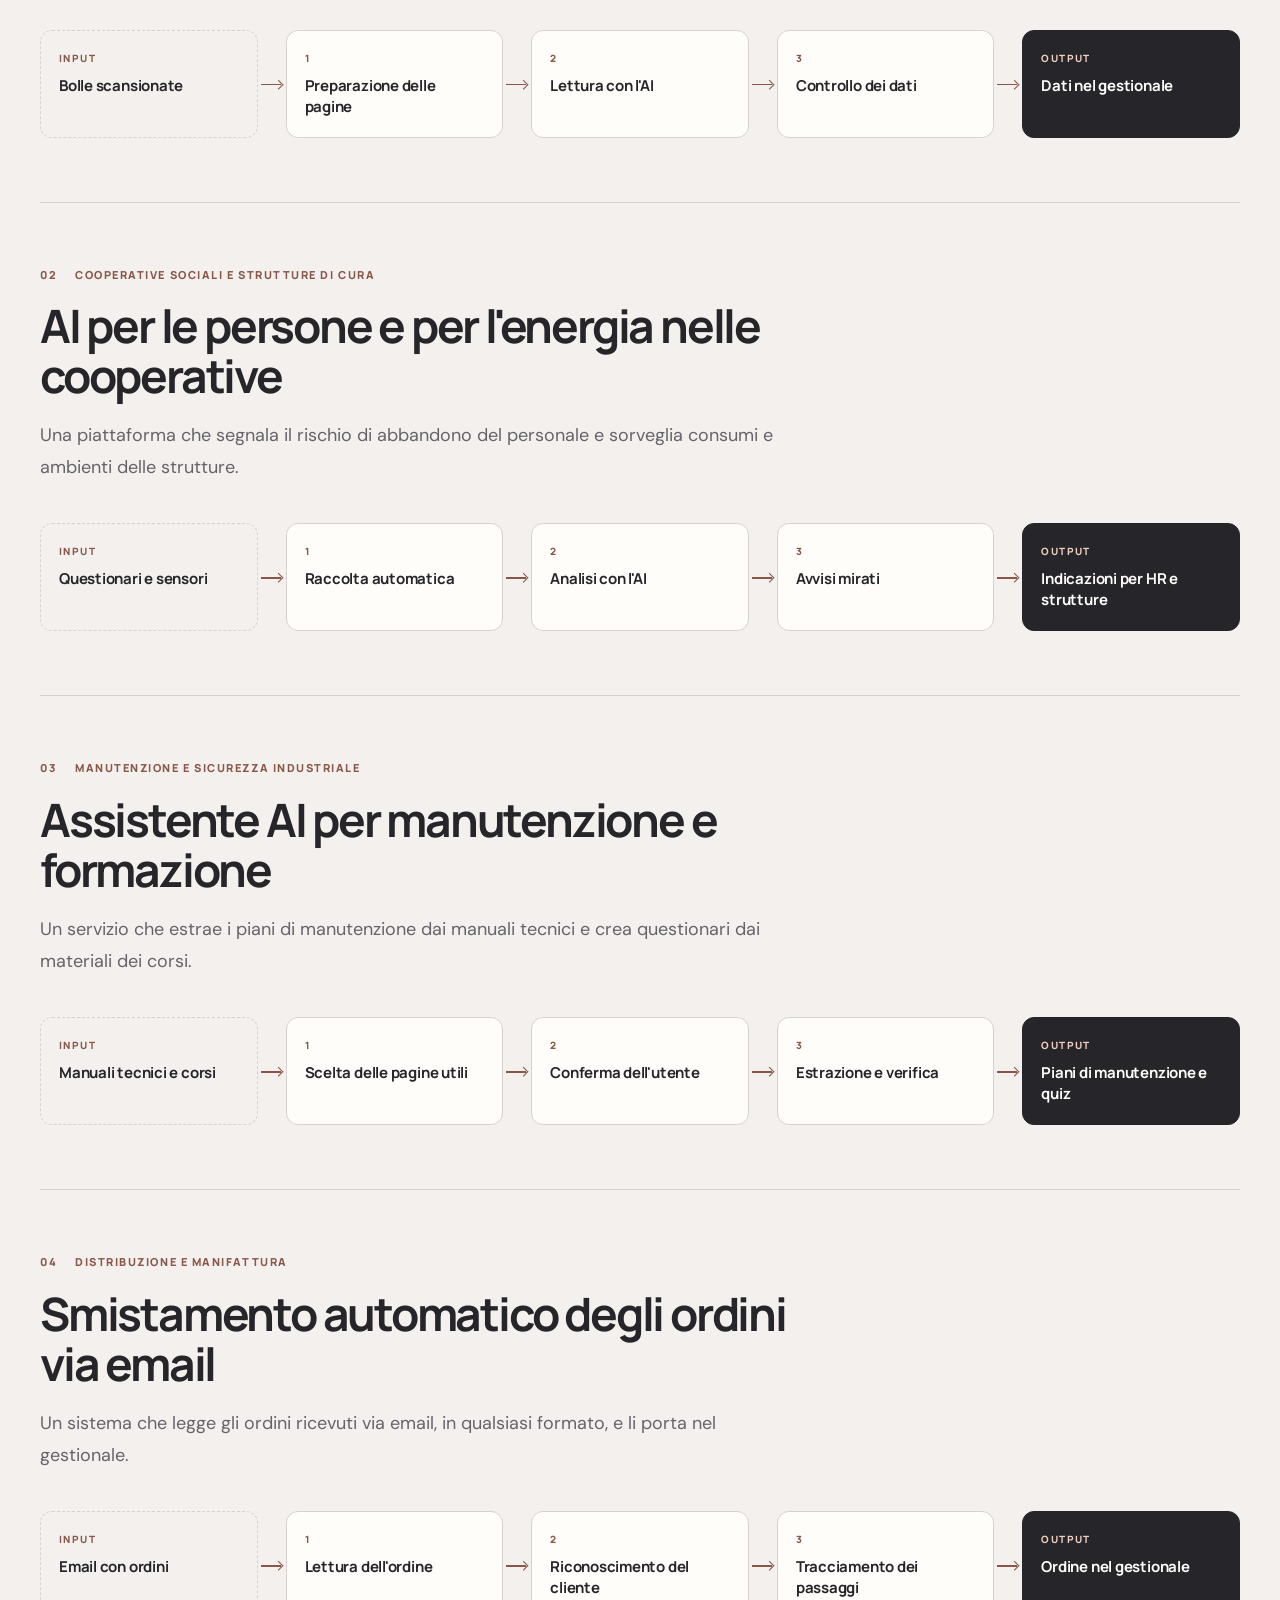
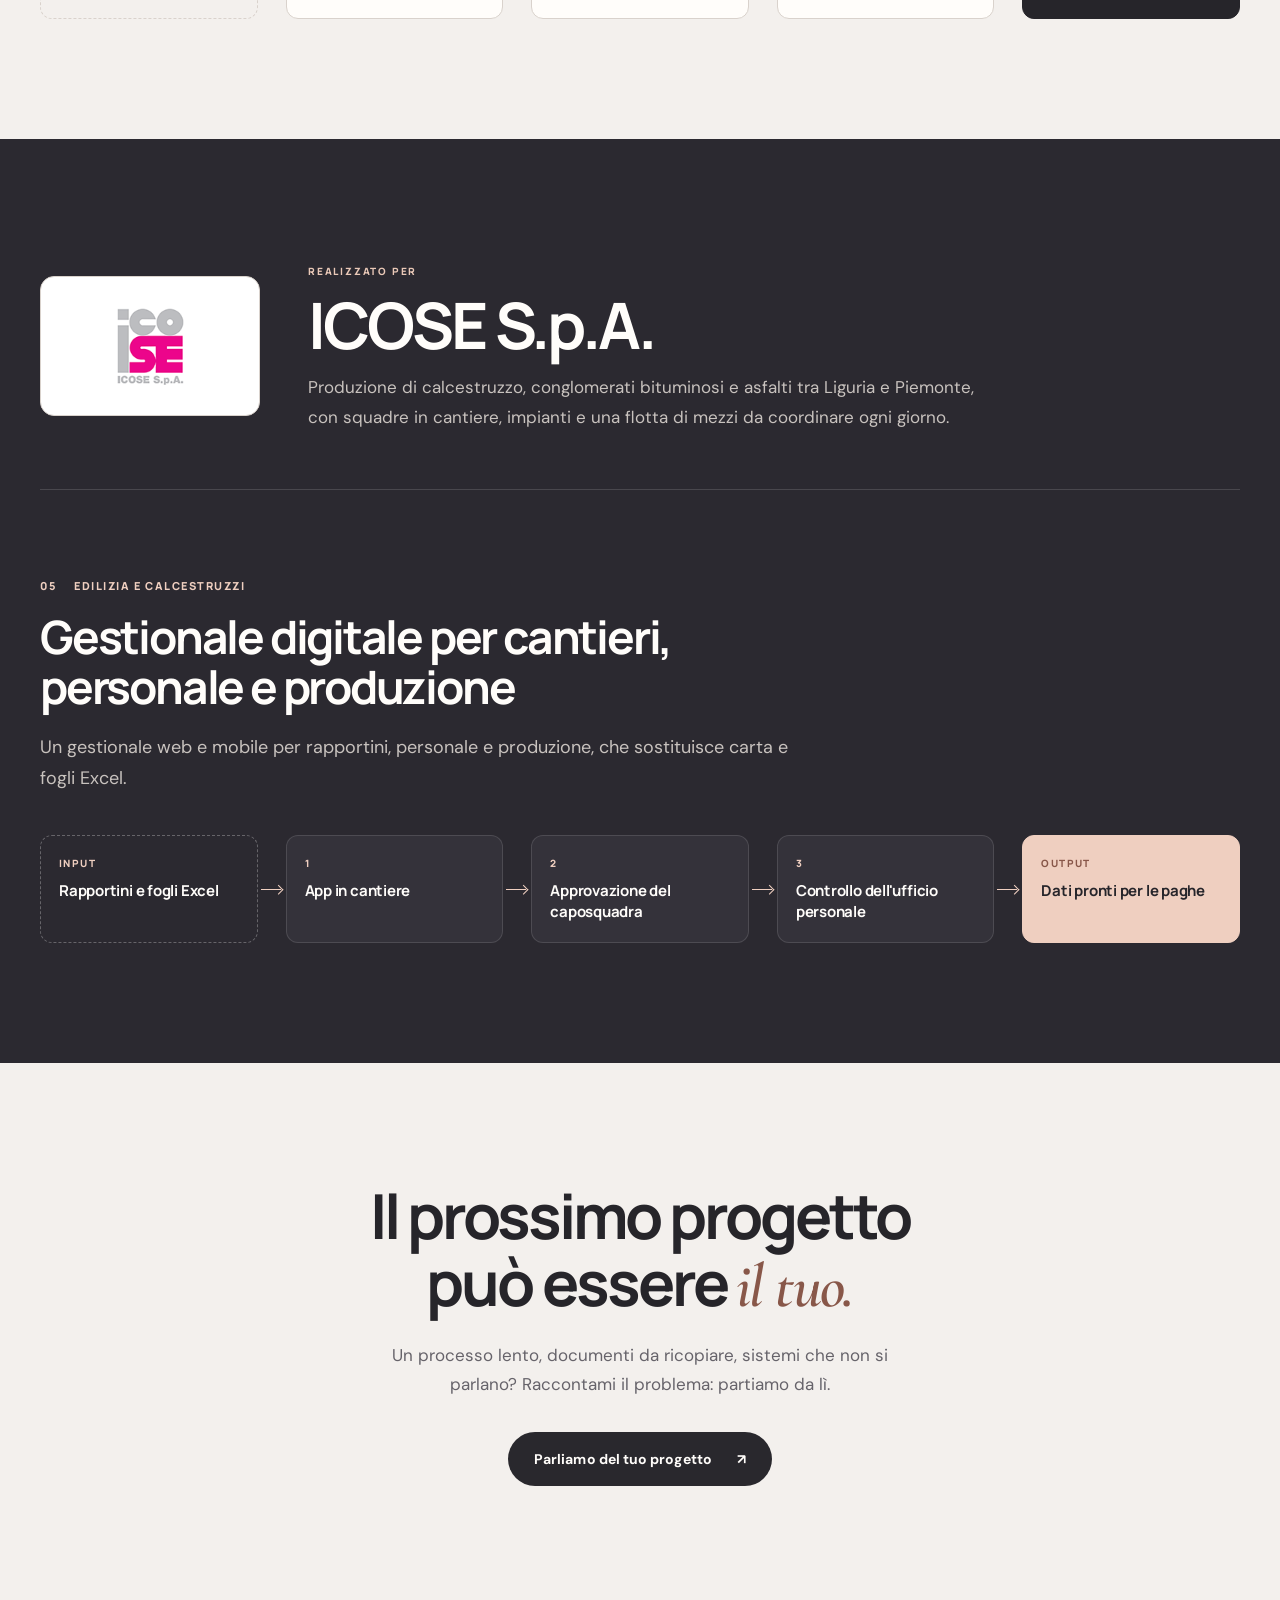
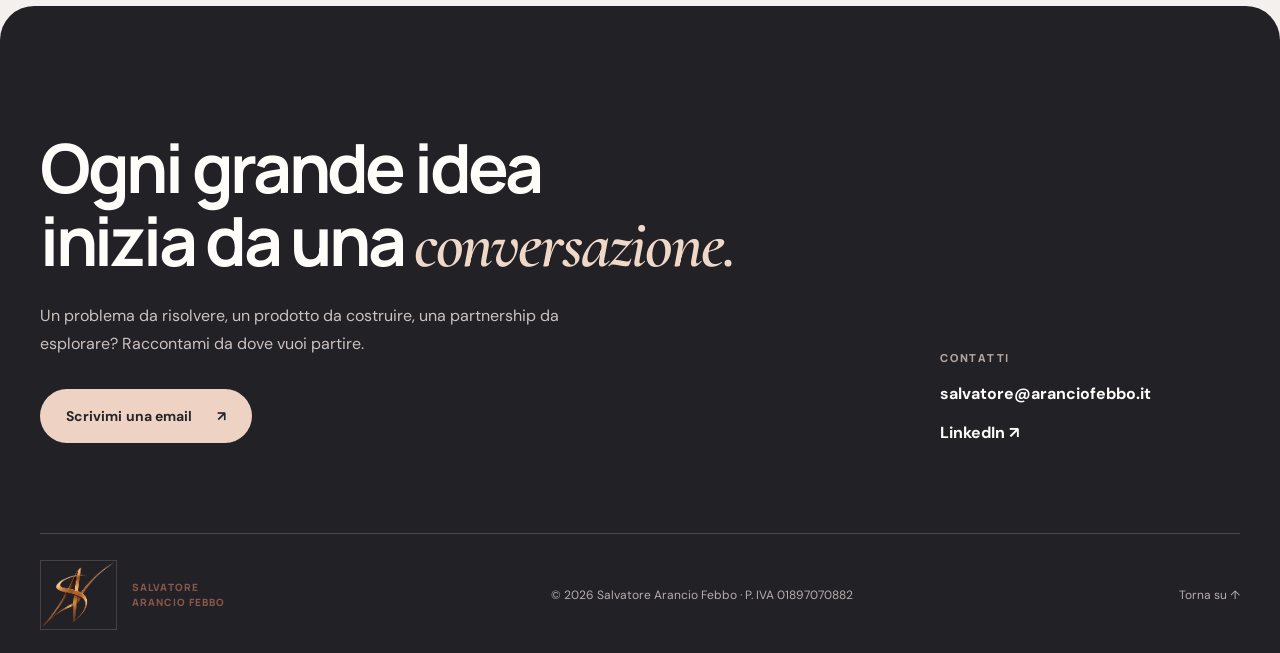
<file: portfolio/index.html>
<!doctype html><html lang="it"><head>
<meta charset="utf-8"><meta name="viewport" content="width=device-width,initial-scale=1,maximum-scale=1,user-scalable=no">
<meta name="theme-color" content="#f3f0ed"><meta name="color-scheme" content="light">
<title>Portfolio: progetti AI, software e integrazioni | Salvatore Arancio Febbo</title><meta name="description" content="Progetti realizzati da Salvatore Arancio Febbo con Digimark e ICOSE: AI per documenti, persone, manutenzione e ordini, e un gestionale per il cantiere, dal problema al rilascio.">
<link rel="canonical" href="https://salvatore.aranciofebbo.it/portfolio/">
<meta property="og:type" content="website"><meta property="og:locale" content="it_IT"><meta property="og:site_name" content="Salvatore Arancio Febbo">
<meta property="og:title" content="Portfolio: progetti AI, software e integrazioni | Salvatore Arancio Febbo"><meta property="og:description" content="Progetti realizzati con Digimark e ICOSE, dal problema al sistema in produzione.">
<meta property="og:image" content="https://salvatore.aranciofebbo.it/images/salvatore-social-2026.jpg"><meta property="og:url" content="https://salvatore.aranciofebbo.it/portfolio/">
<meta name="twitter:card" content="summary_large_image">
<link rel="preconnect" href="https://fonts.googleapis.com"><link rel="preconnect" href="https://fonts.gstatic.com" crossorigin>
<link href="https://fonts.googleapis.com/css2?family=Cormorant+Garamond:ital,wght@0,500;0,600;1,500;1,600&family=DM+Sans:wght@400;500;600;700&family=Manrope:wght@400;500;600;700;800&display=swap" rel="stylesheet">
<link rel="icon" href="/images/saf-favicon-transparent-64.png?v=20261020-drag1" type="image/png" sizes="64x64"><link rel="apple-touch-icon" href="/images/saf-favicon-transparent-180.png?v=20261020-drag1" sizes="180x180"><link rel="stylesheet" href="/assets/site.css?v=20261024-header-editorial1">
<link rel="stylesheet" href="/assets/portfolio.css?v=20261023-flow3">
<script defer src="/assets/site.js?v=20261023-portfolio1"></script>
<script type="application/ld+json">{"@context":"https://schema.org","@type":"Person","name":"Salvatore Arancio Febbo","url":"https://salvatore.aranciofebbo.it/","image":"https://salvatore.aranciofebbo.it/images/salvatore-social-2026.jpg","jobTitle":"Ingegnere informatico e freelance","sameAs":["https://www.linkedin.com/in/salvatore-arancio-febbo-43b61a180/"],"alumniOf":{"@type":"CollegeOrUniversity","name":"Università di Pisa"}}</script>
</head><body class="is-inner is-portfolio"><a class="skip-link" href="#main">Vai al contenuto</a><header class="site-header" id="top"><div class="container header-inner">
<a class="brand" href="/" aria-label="Salvatore Arancio Febbo, homepage"><img class="brand-mark-image" src="/images/saf-monogram-transparent.webp" width="74" height="66" alt="" decoding="async"><span class="brand-name">SALVATORE<br>ARANCIO FEBBO</span></a>
<a class="mobile-nav-contact" href="mailto:salvatore@aranciofebbo.it?subject=Parliamo%20di%20un%20progetto">Parliamone <span aria-hidden="true">↗</span></a>
<button class="menu-toggle" type="button" aria-expanded="false" aria-controls="main-navigation" aria-label="Apri il menu"><span></span><span></span></button>
<nav id="main-navigation" class="main-nav" aria-label="Navigazione principale"><a href="/" >Home</a><a href="/#metodo">Metodo</a><a href="/portfolio/" aria-current="page">Portfolio</a><a href="/chi-sono/" >Chi sono</a><a class="nav-contact" href="mailto:salvatore@aranciofebbo.it?subject=Parliamo%20di%20un%20progetto">Parliamone <span aria-hidden="true">↗</span></a></nav>
</div></header><main id="main">

<section class="page-hero page-hero-dark pf-hero"><div class="container"><span class="eyebrow light-eyebrow">PORTFOLIO / PROGETTI REALIZZATI</span><h1>Software che lavora<br><em>dove lavorano le persone.</em></h1><p>Bolle scritte a penna, manuali tecnici, sensori, ordini via email, rapportini di cantiere. Ogni progetto è partito da un problema concreto ed è arrivato a un sistema usato ogni giorno.</p></div></section>

<nav class="pf-index-wrap" aria-label="Indice dei progetti"><div class="container"><ol class="pf-index">
<li><a href="#ddt-ai"><span>01</span><strong>Lettura automatica dei documenti di trasporto</strong><small>Logistica e manifattura</small></a></li>
<li><a href="#cooperative-ai"><span>02</span><strong>AI per le persone e per l'energia nelle cooperative</strong><small>Cooperative sociali</small></a></li>
<li><a href="#manutenzione-ai"><span>03</span><strong>Assistente AI per manutenzione e formazione</strong><small>Industria</small></a></li>
<li><a href="#ordini-email"><span>04</span><strong>Smistamento automatico degli ordini via email</strong><small>Distribuzione</small></a></li>
<li><a href="#cantiere"><span>05</span><strong>Gestionale digitale per cantieri e produzione</strong><small>Edilizia</small></a></li>
</ol></div></nav>

<section class="section pf-client-section" aria-labelledby="digimark-title"><div class="container">
<header class="pf-client" data-reveal><div class="pf-client-logo"><img src="/images/portfolio/logo-digimark.svg" width="172" height="40" alt="Digimark" loading="lazy" decoding="async"></div><div><span class="eyebrow">IN COLLABORAZIONE CON</span><h2 id="digimark-title">Digimark</h2><p>Software house specializzata in sistemi per le aziende manifatturiere. Insieme abbiamo portato l'intelligenza artificiale dentro i processi dei loro clienti: logistica, manutenzione, cooperative sociali e gestione degli ordini.</p></div></header>

<article class="pf-case" id="ddt-ai" data-reveal>
<div class="pf-case-meta"><span>01</span><span>LOGISTICA E MANIFATTURA</span></div>
<h3>Lettura automatica dei documenti di trasporto</h3>
<p class="pf-lead">Un sistema che legge da solo le bolle di trasporto scansionate e ne inserisce i dati nel gestionale.</p>
<ol class="pf-flow" aria-label="Il flusso, dall'input all'output">
<li><small>Input</small>Bolle scansionate</li>
<li><small>1</small>Preparazione delle pagine</li>
<li><small>2</small>Lettura con l'AI</li>
<li><small>3</small>Controllo dei dati</li>
<li><small>Output</small>Dati nel gestionale</li>
</ol>
</article>

<article class="pf-case" id="cooperative-ai" data-reveal>
<div class="pf-case-meta"><span>02</span><span>COOPERATIVE SOCIALI E STRUTTURE DI CURA</span></div>
<h3>AI per le persone e per l'energia nelle cooperative</h3>
<p class="pf-lead">Una piattaforma che segnala il rischio di abbandono del personale e sorveglia consumi e ambienti delle strutture.</p>
<ol class="pf-flow" aria-label="Il flusso, dall'input all'output">
<li><small>Input</small>Questionari e sensori</li>
<li><small>1</small>Raccolta automatica</li>
<li><small>2</small>Analisi con l'AI</li>
<li><small>3</small>Avvisi mirati</li>
<li><small>Output</small>Indicazioni per HR e strutture</li>
</ol>
</article>

<article class="pf-case" id="manutenzione-ai" data-reveal>
<div class="pf-case-meta"><span>03</span><span>MANUTENZIONE E SICUREZZA INDUSTRIALE</span></div>
<h3>Assistente AI per manutenzione e formazione</h3>
<p class="pf-lead">Un servizio che estrae i piani di manutenzione dai manuali tecnici e crea questionari dai materiali dei corsi.</p>
<ol class="pf-flow" aria-label="Il flusso, dall'input all'output">
<li><small>Input</small>Manuali tecnici e corsi</li>
<li><small>1</small>Scelta delle pagine utili</li>
<li><small>2</small>Conferma dell'utente</li>
<li><small>3</small>Estrazione e verifica</li>
<li><small>Output</small>Piani di manutenzione e quiz</li>
</ol>
</article>

<article class="pf-case" id="ordini-email" data-reveal>
<div class="pf-case-meta"><span>04</span><span>DISTRIBUZIONE E MANIFATTURA</span></div>
<h3>Smistamento automatico degli ordini via email</h3>
<p class="pf-lead">Un sistema che legge gli ordini ricevuti via email, in qualsiasi formato, e li porta nel gestionale.</p>
<ol class="pf-flow" aria-label="Il flusso, dall'input all'output">
<li><small>Input</small>Email con ordini</li>
<li><small>1</small>Lettura dell'ordine</li>
<li><small>2</small>Riconoscimento del cliente</li>
<li><small>3</small>Tracciamento dei passaggi</li>
<li><small>Output</small>Ordine nel gestionale</li>
</ol>
</article>

</div></section>

<section class="section section-dark pf-client-section pf-client-dark" aria-labelledby="icose-title"><div class="container">
<header class="pf-client" data-reveal><div class="pf-client-logo"><img src="/images/portfolio/logo-icose-spa.png" width="100" height="112" alt="ICOSE S.p.A." loading="lazy" decoding="async"></div><div><span class="eyebrow light-eyebrow">REALIZZATO PER</span><h2 id="icose-title">ICOSE S.p.A.</h2><p>Produzione di calcestruzzo, conglomerati bituminosi e asfalti tra Liguria e Piemonte, con squadre in cantiere, impianti e una flotta di mezzi da coordinare ogni giorno.</p></div></header>

<article class="pf-case" id="cantiere" data-reveal>
<div class="pf-case-meta"><span>05</span><span>EDILIZIA E CALCESTRUZZI</span></div>
<h3>Gestionale digitale per cantieri, personale e produzione</h3>
<p class="pf-lead">Un gestionale web e mobile per rapportini, personale e produzione, che sostituisce carta e fogli Excel.</p>
<ol class="pf-flow" aria-label="Il flusso, dall'input all'output">
<li><small>Input</small>Rapportini e fogli Excel</li>
<li><small>1</small>App in cantiere</li>
<li><small>2</small>Approvazione del caposquadra</li>
<li><small>3</small>Controllo dell'ufficio personale</li>
<li><small>Output</small>Dati pronti per le paghe</li>
</ol>
</article>
</div></section>

<section class="section pf-cta"><div class="container" data-reveal><h2>Il prossimo progetto<br>può essere <em>il tuo.</em></h2><p>Un processo lento, documenti da ricopiare, sistemi che non si parlano? Raccontami il problema: partiamo da lì.</p><a class="btn btn-primary" href="mailto:salvatore@aranciofebbo.it?subject=Ho%20visto%20il%20portfolio">Parliamo del tuo progetto <span aria-hidden="true">↗</span></a></div></section>
</main><footer class="site-footer"><div class="container"><div class="footer-top"><div><h2>Ogni grande idea<br>inizia da una <em>conversazione.</em></h2><p>Un problema da risolvere, un prodotto da costruire, una partnership da esplorare? Raccontami da dove vuoi partire.</p><a class="btn btn-light" href="mailto:salvatore@aranciofebbo.it?subject=Ho%20un%20progetto%20da%20raccontarti">Scrivimi una email <span aria-hidden="true">↗</span></a></div><div class="footer-aside"><span>CONTATTI</span><a href="mailto:salvatore@aranciofebbo.it">salvatore@aranciofebbo.it</a><a href="https://www.linkedin.com/in/salvatore-arancio-febbo-43b61a180/" target="_blank" rel="noopener noreferrer">LinkedIn ↗</a></div></div><div class="footer-bottom"><a href="/" class="footer-brand" aria-label="Torna alla homepage"><img src="/images/saf-monogram-transparent.webp" width="78" height="70" alt=""><span class="footer-monogram-caption">SALVATORE<br>ARANCIO FEBBO</span></a><p>© 2026 Salvatore Arancio Febbo <span class="footer-vat">· P. IVA 01897070882</span></p><a href="#top">Torna su ↑</a></div></div></footer></body></html>
</file>
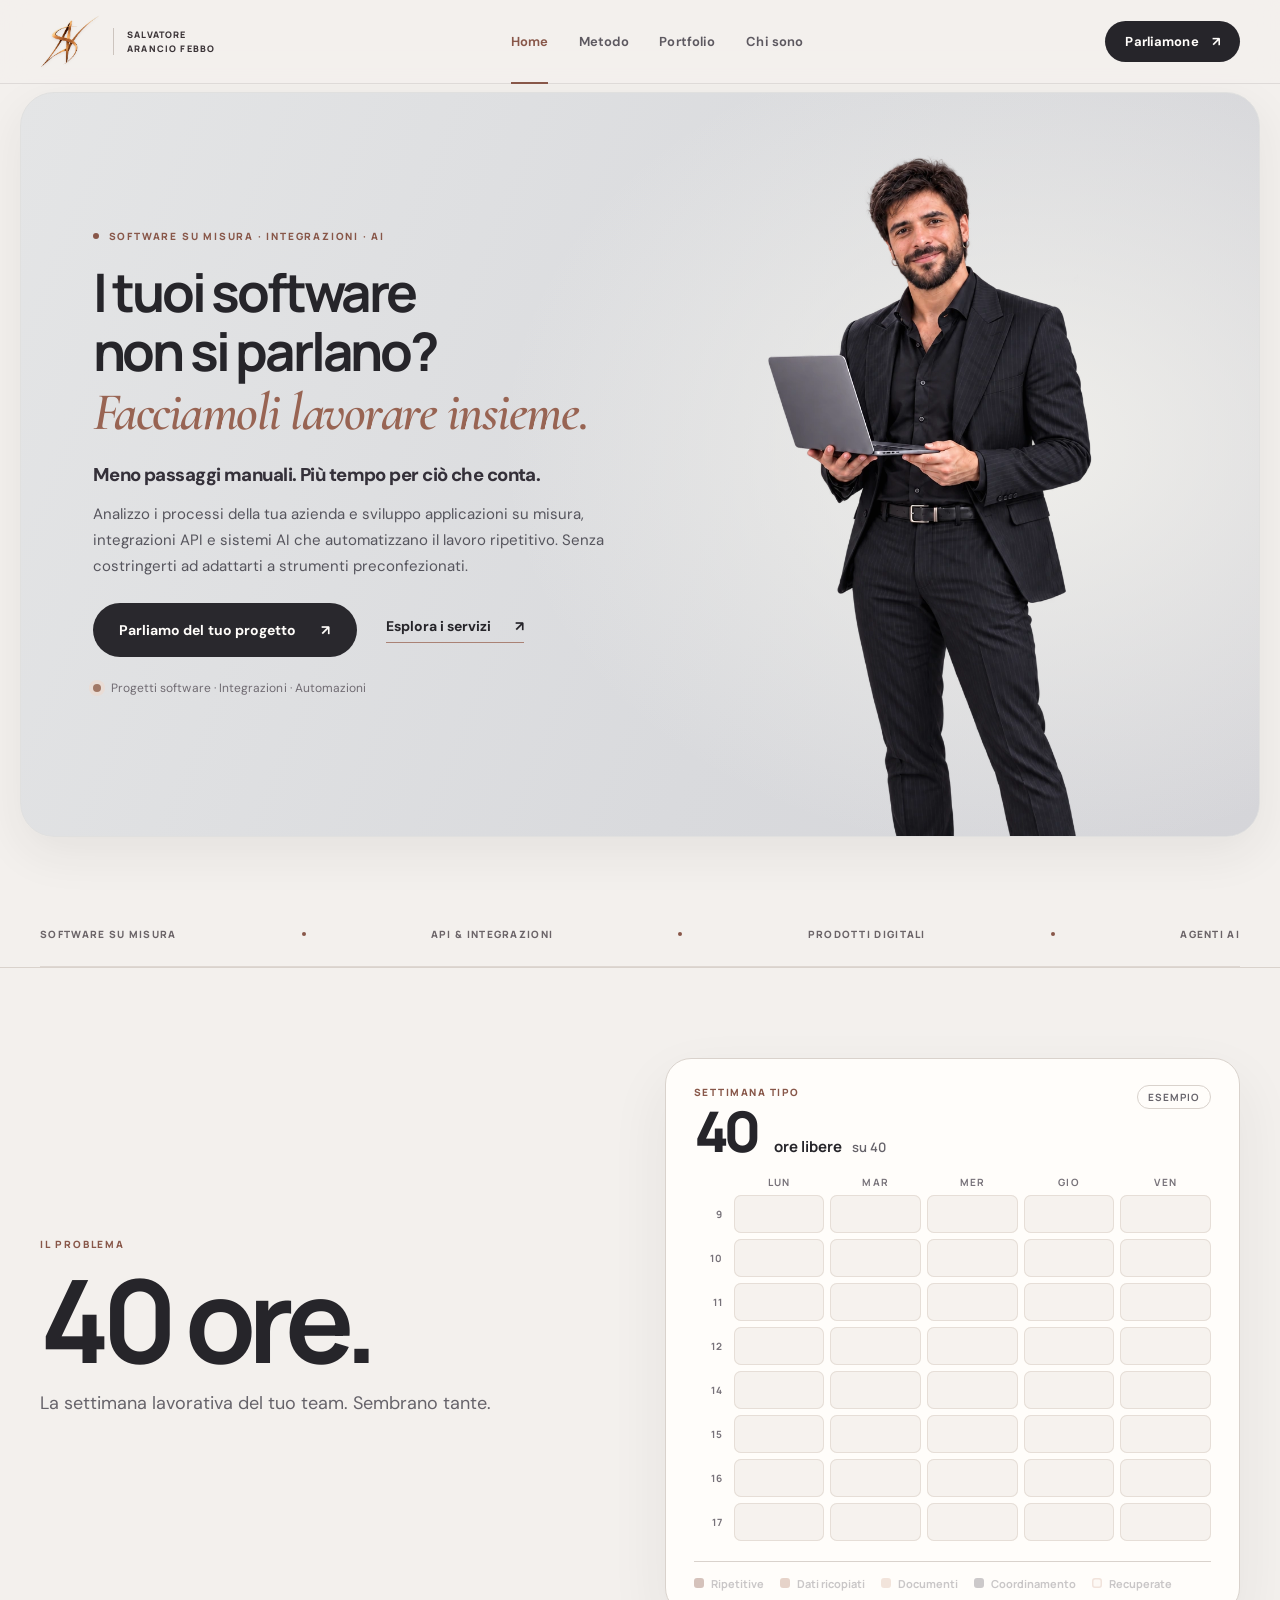
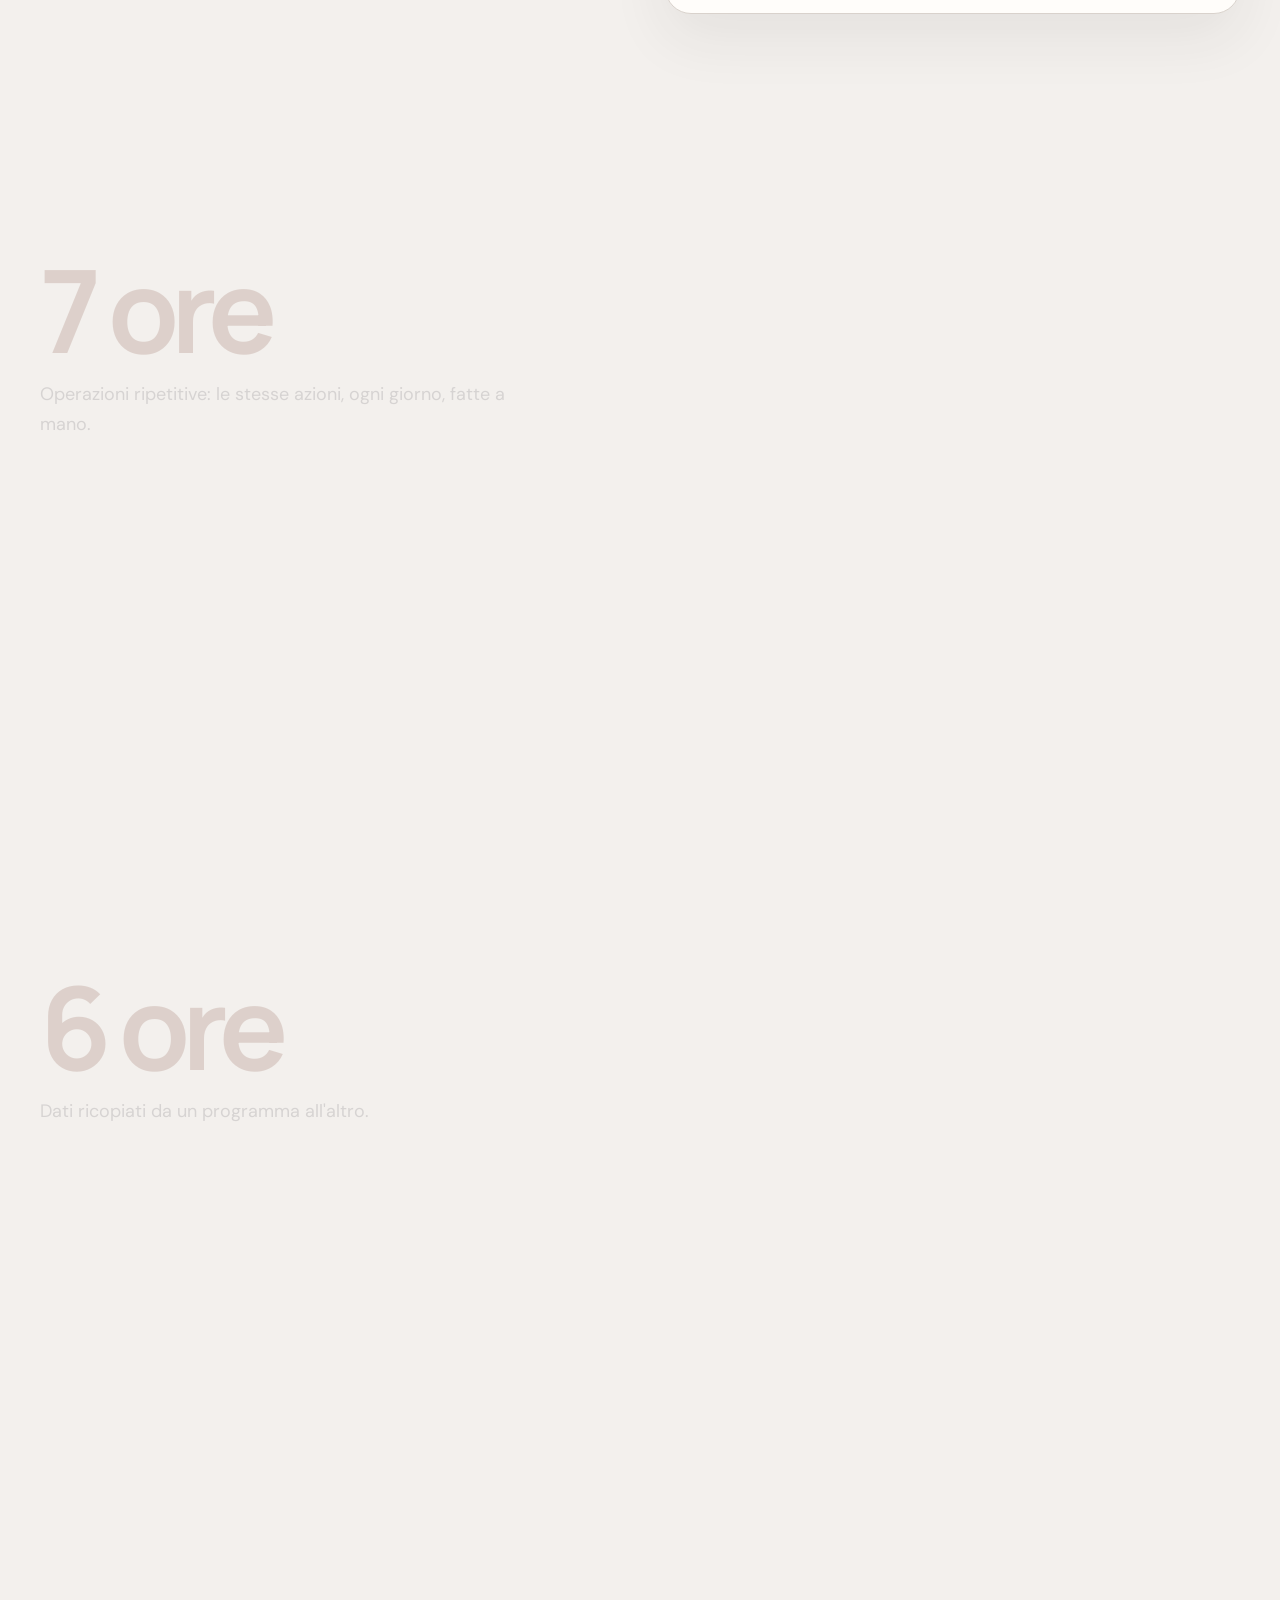
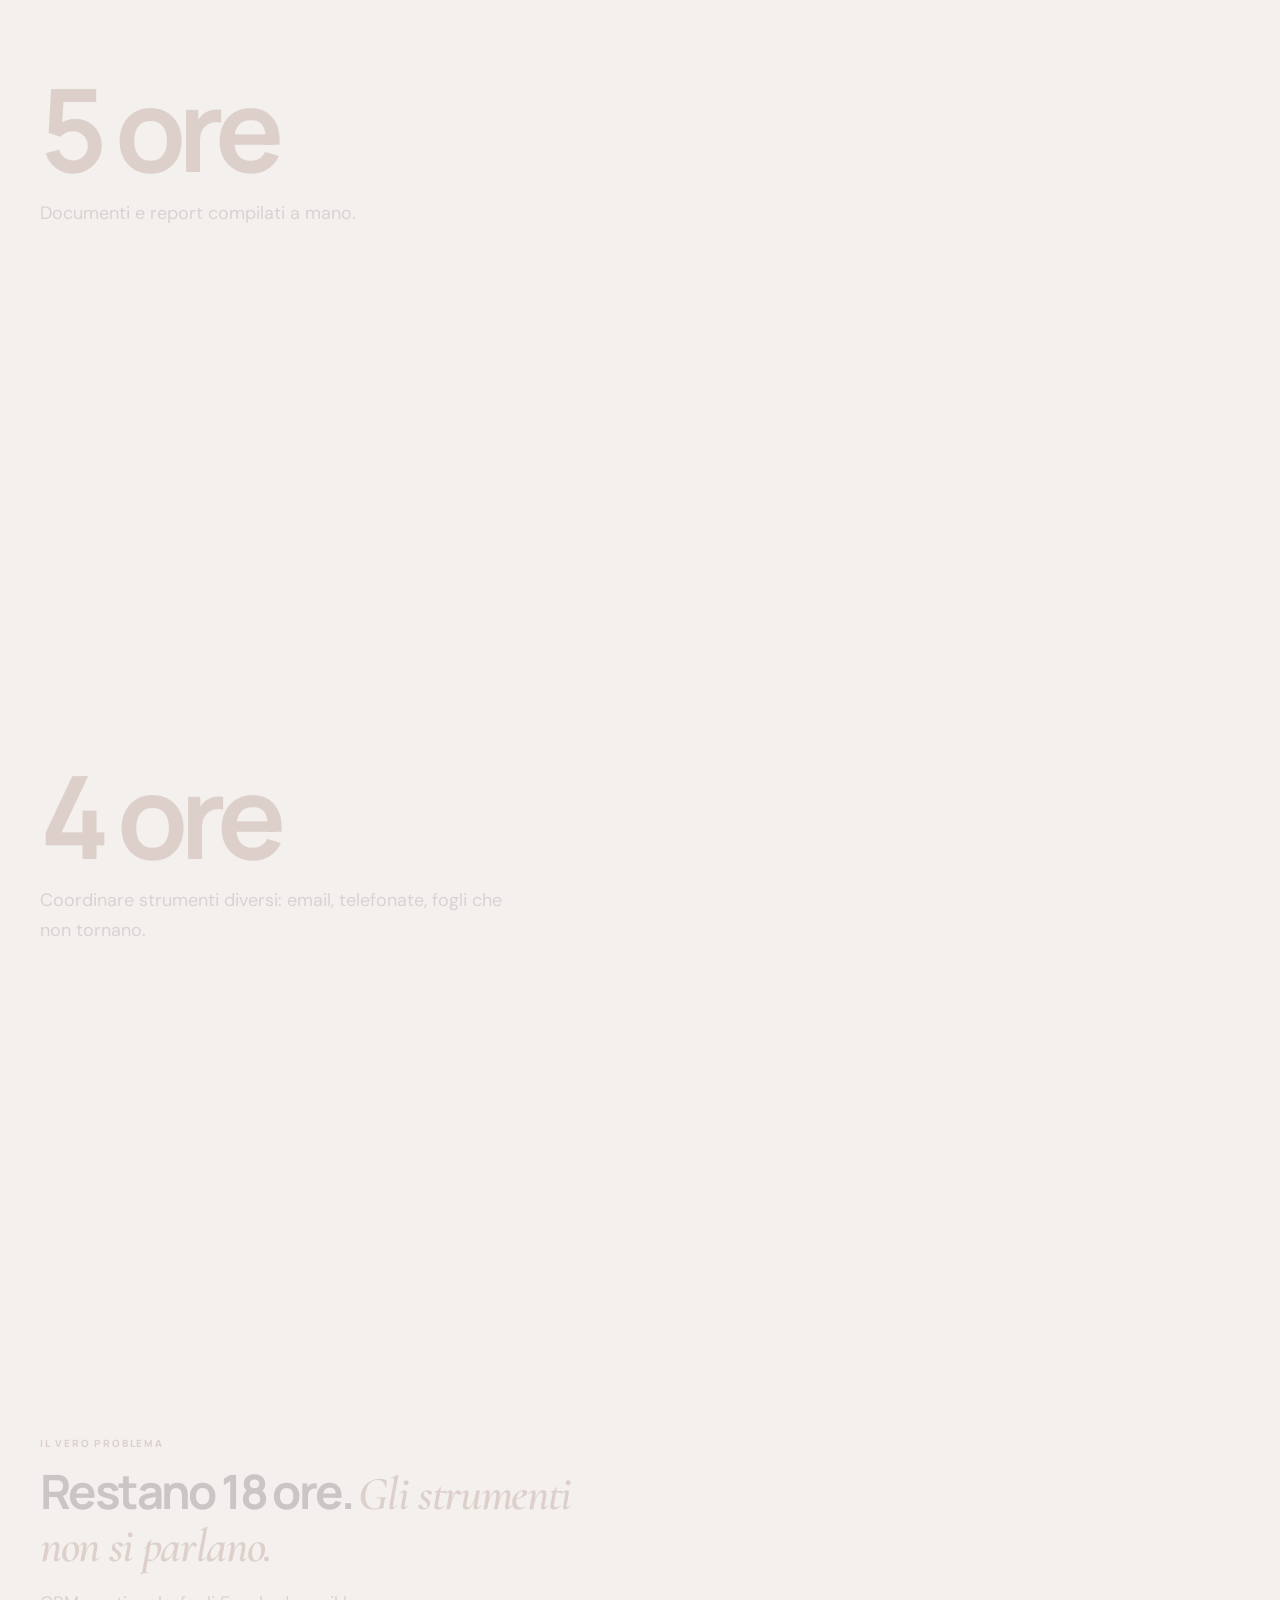
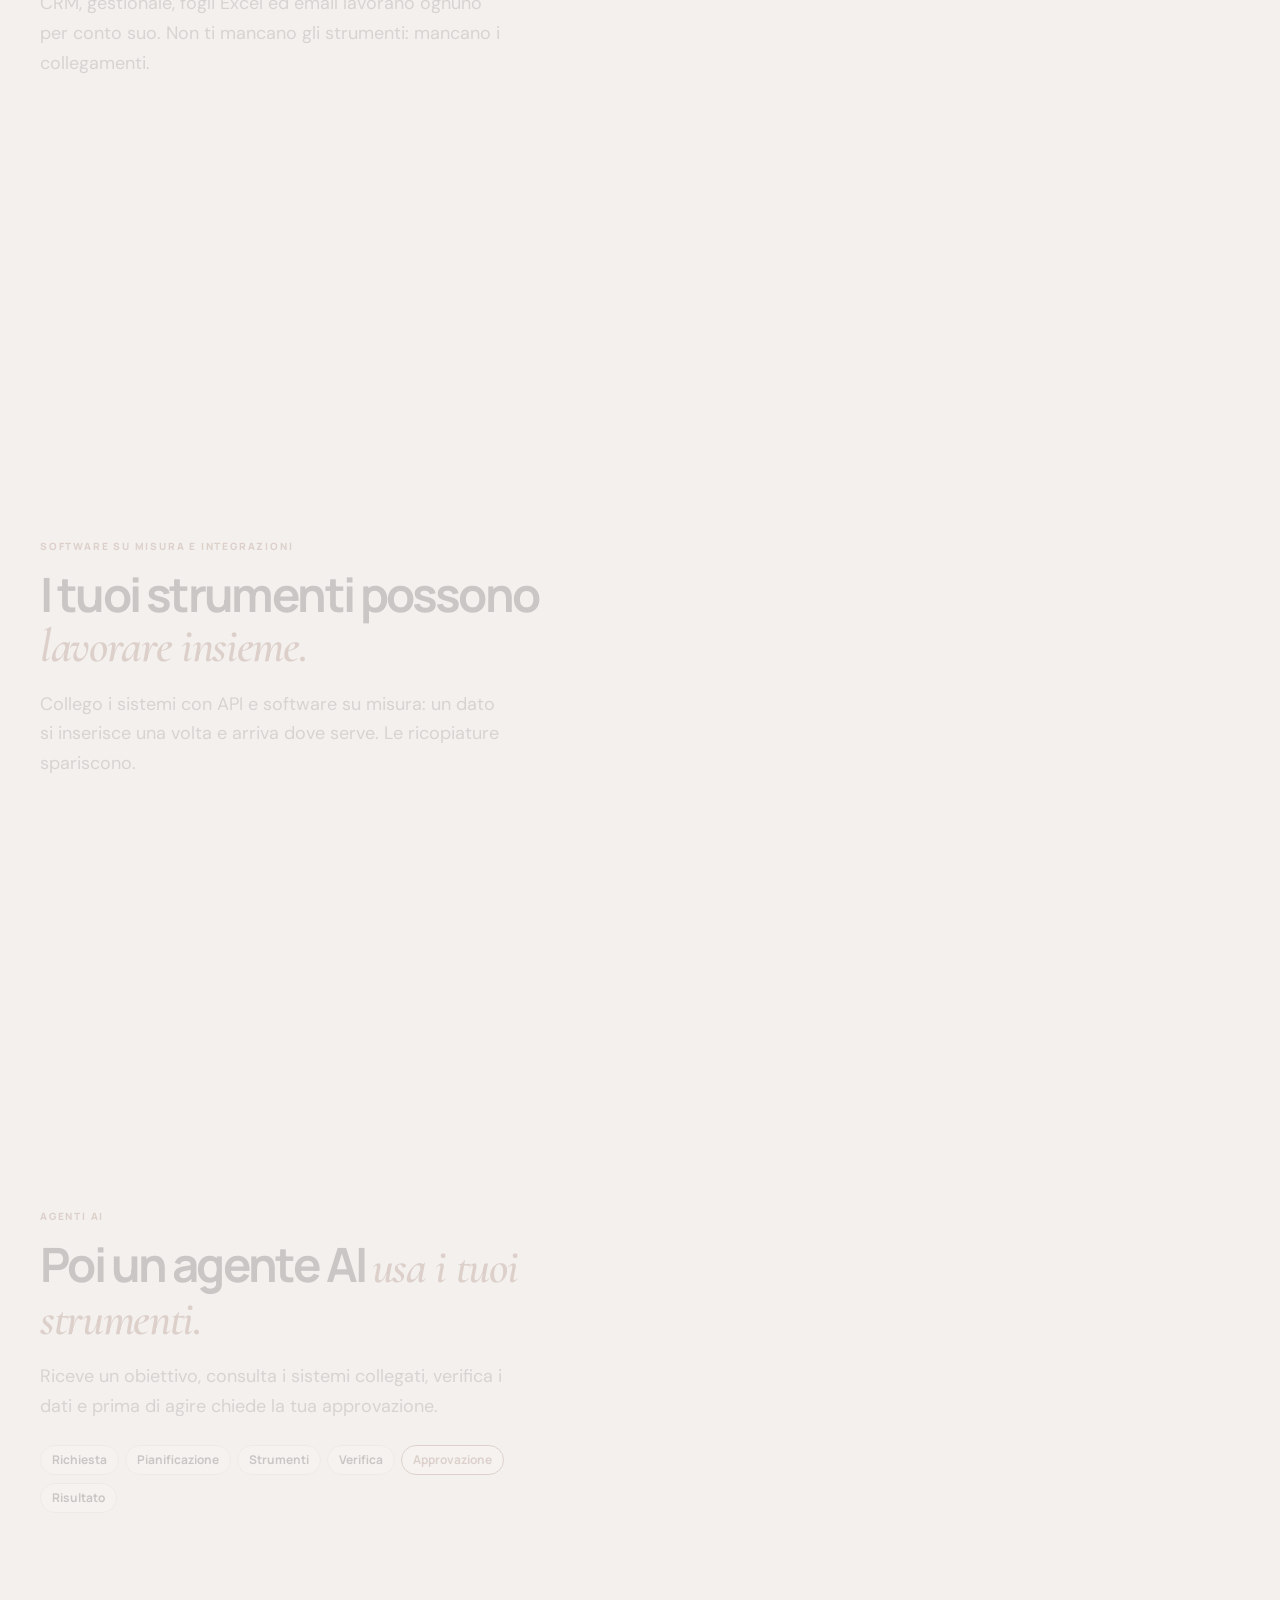
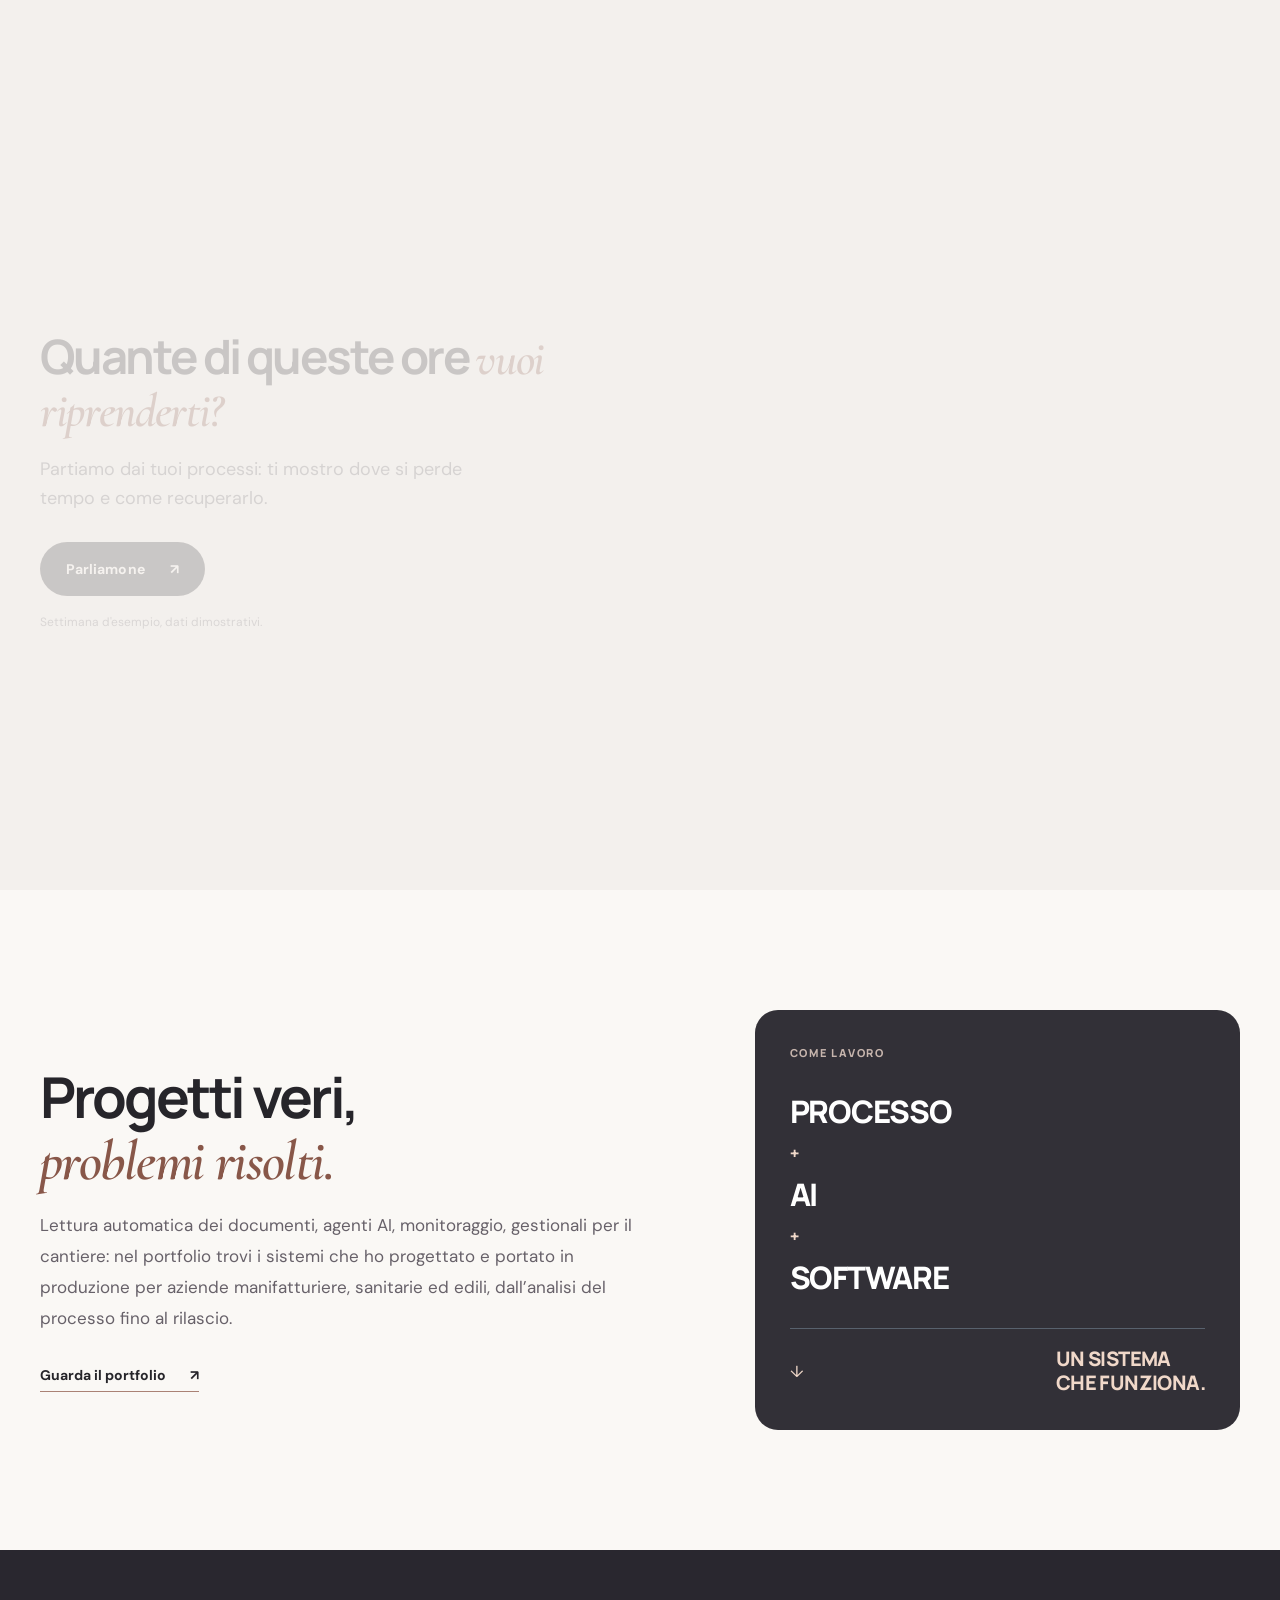
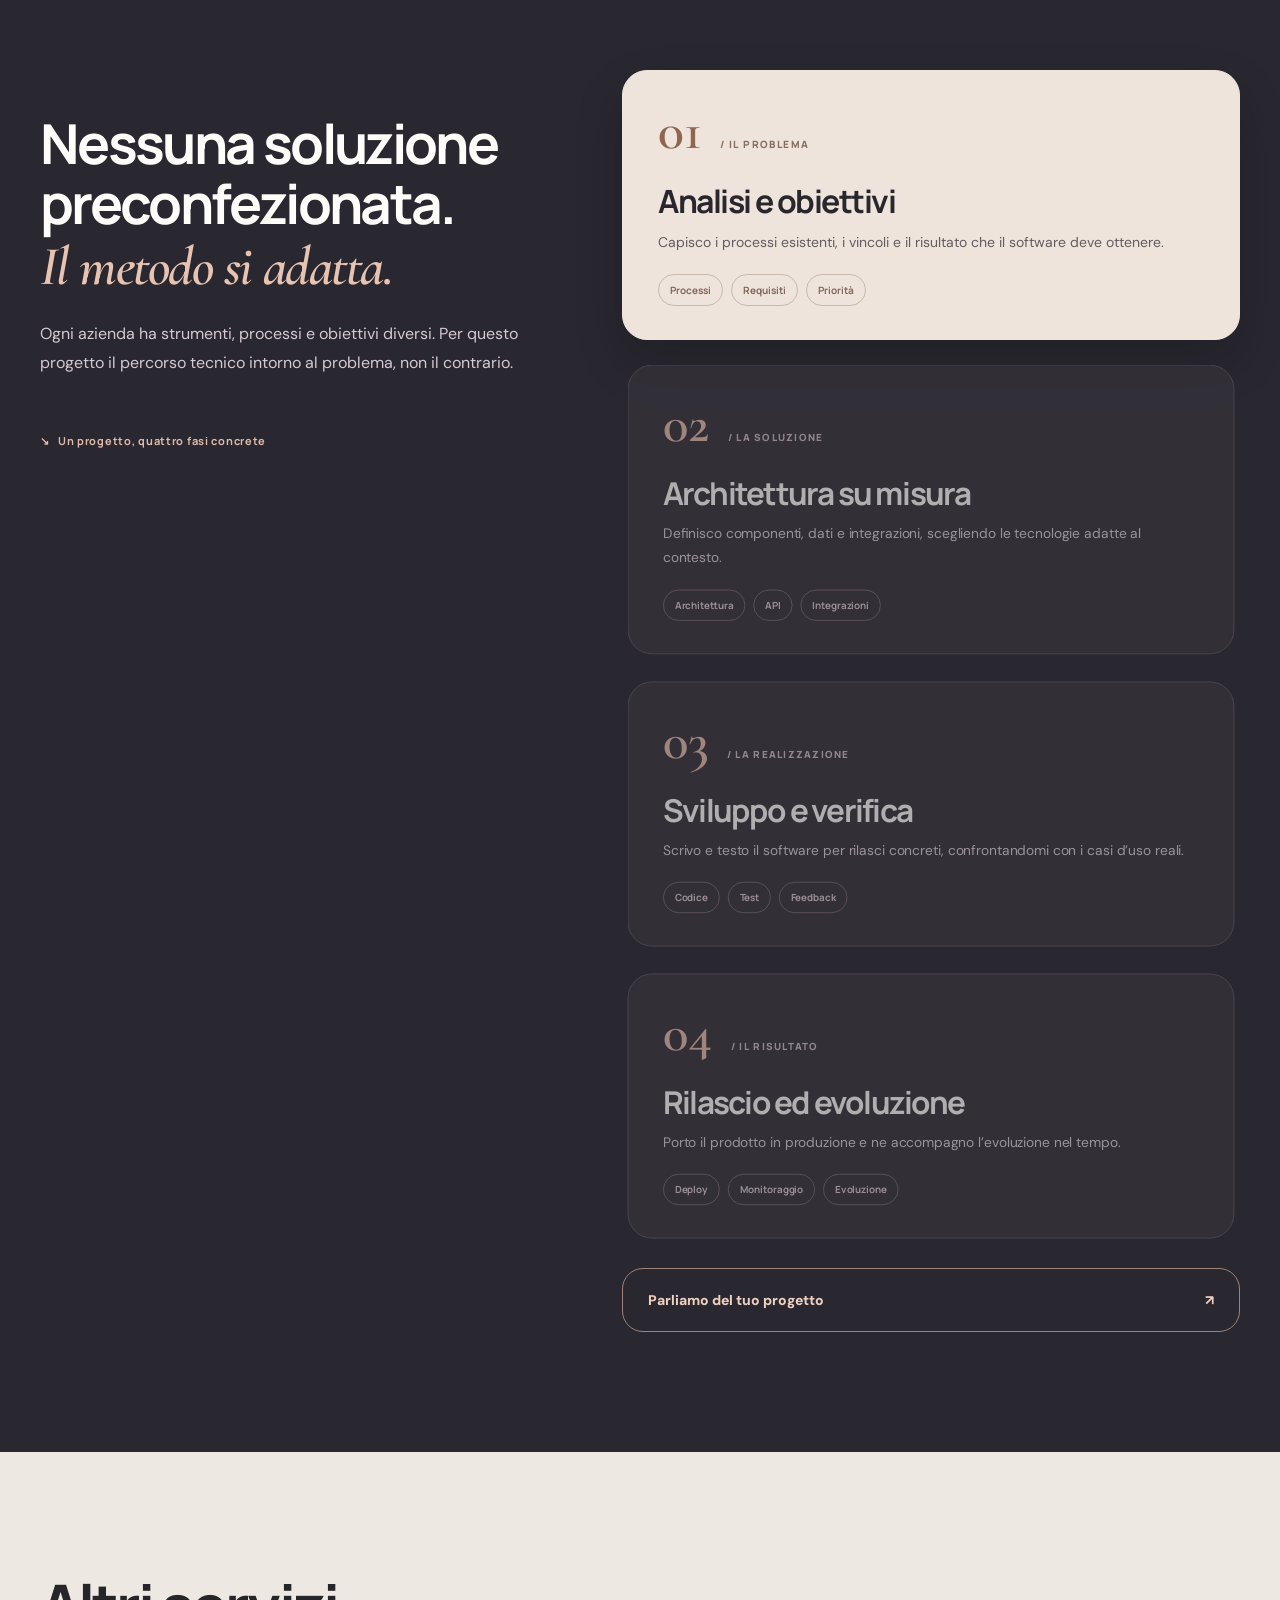
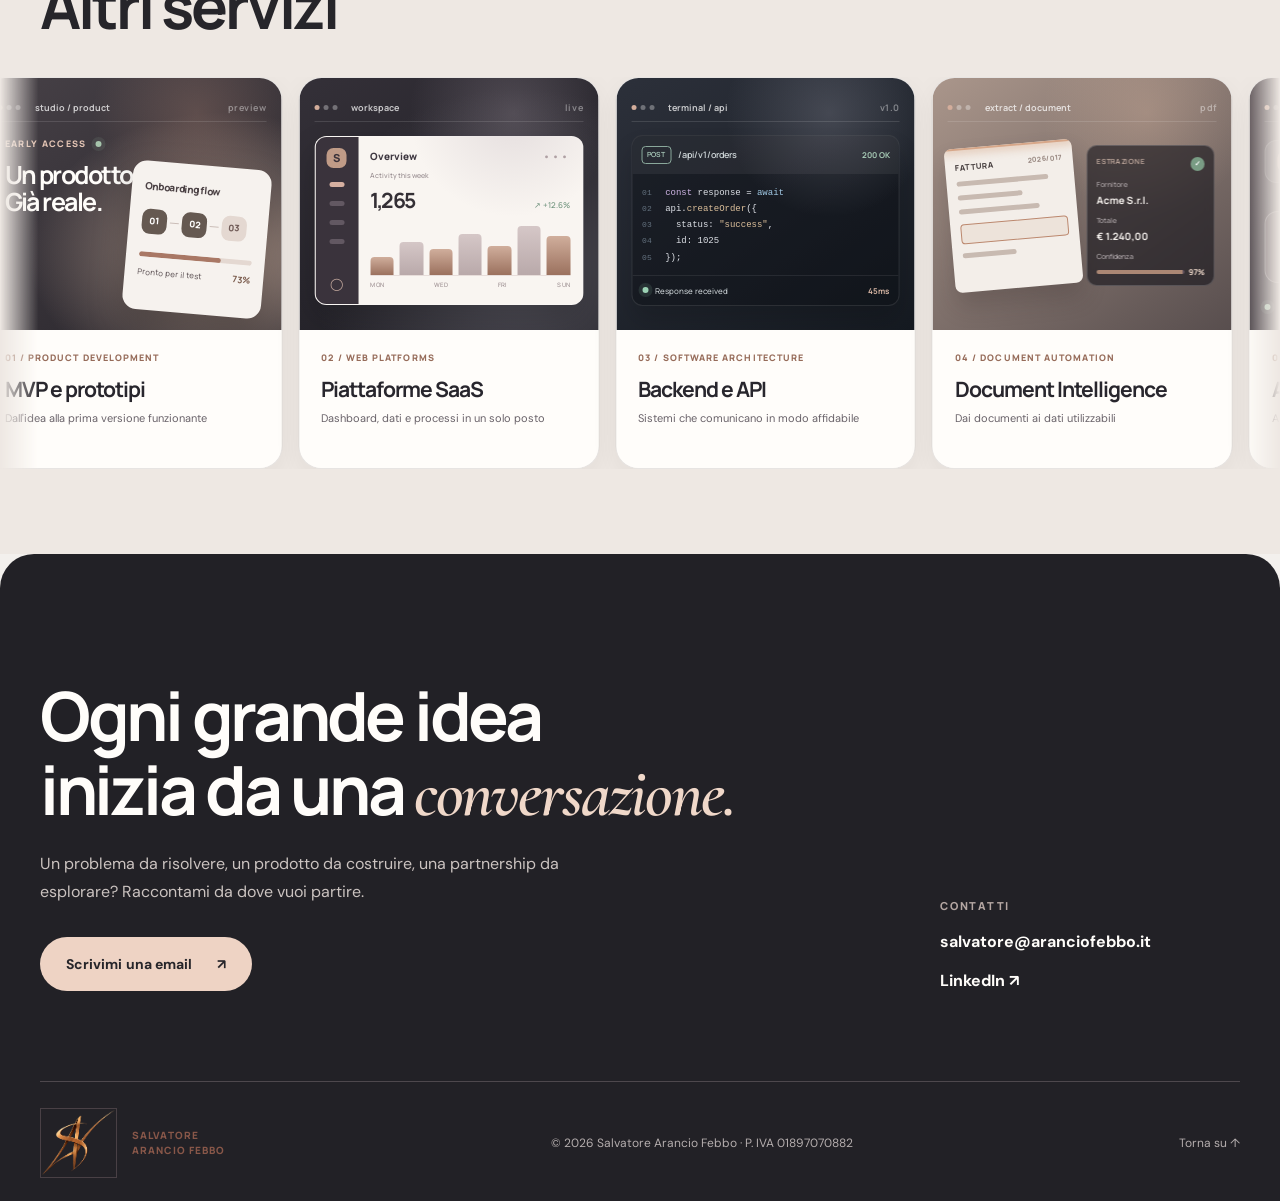
<file: startup/index.html>
<!doctype html><html lang="it"><head><meta charset="utf-8"><meta name="viewport" content="width=device-width,initial-scale=1"><meta name="robots" content="noindex"><link rel="canonical" href="https://salvatore.aranciofebbo.it/"><meta http-equiv="refresh" content="0;url=/"><title>Reindirizzamento — Home</title><script>location.replace("/");</script></head><body><p>La pagina è disponibile sulla <a href="/">homepage</a>.</p></body></html>
</file>
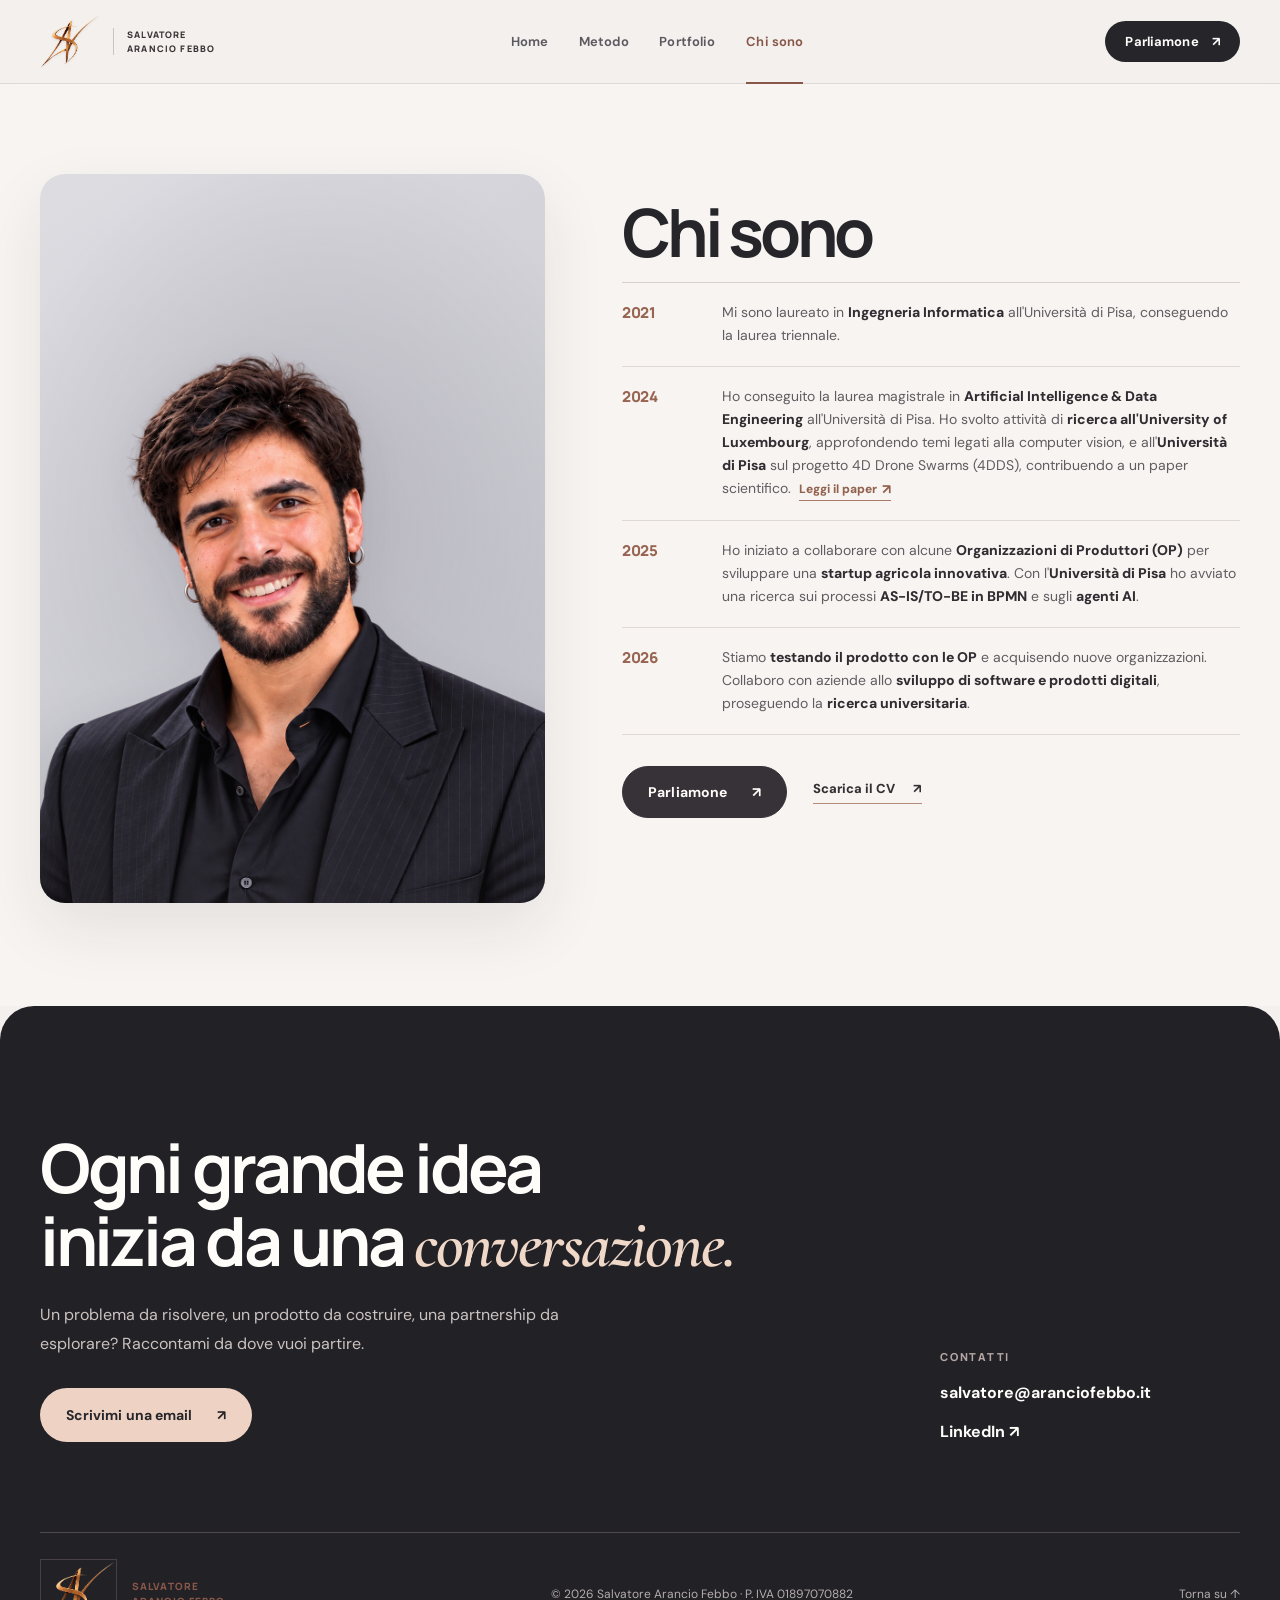
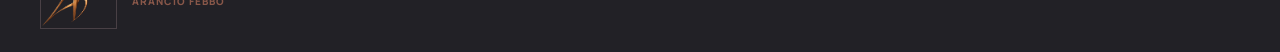
<file: chi-sono.html>
<!doctype html><html lang="it"><head><meta charset="utf-8"><meta name="viewport" content="width=device-width,initial-scale=1"><meta name="robots" content="noindex"><link rel="canonical" href="https://salvatore.aranciofebbo.it/chi-sono/"><meta http-equiv="refresh" content="0;url=/chi-sono/"><title>Reindirizzamento — Chi sono</title><script>location.replace("/chi-sono/" + location.search + location.hash);</script></head><body><p>La pagina è disponibile su <a href="/chi-sono/">Chi sono</a>.</p></body></html>
</file>
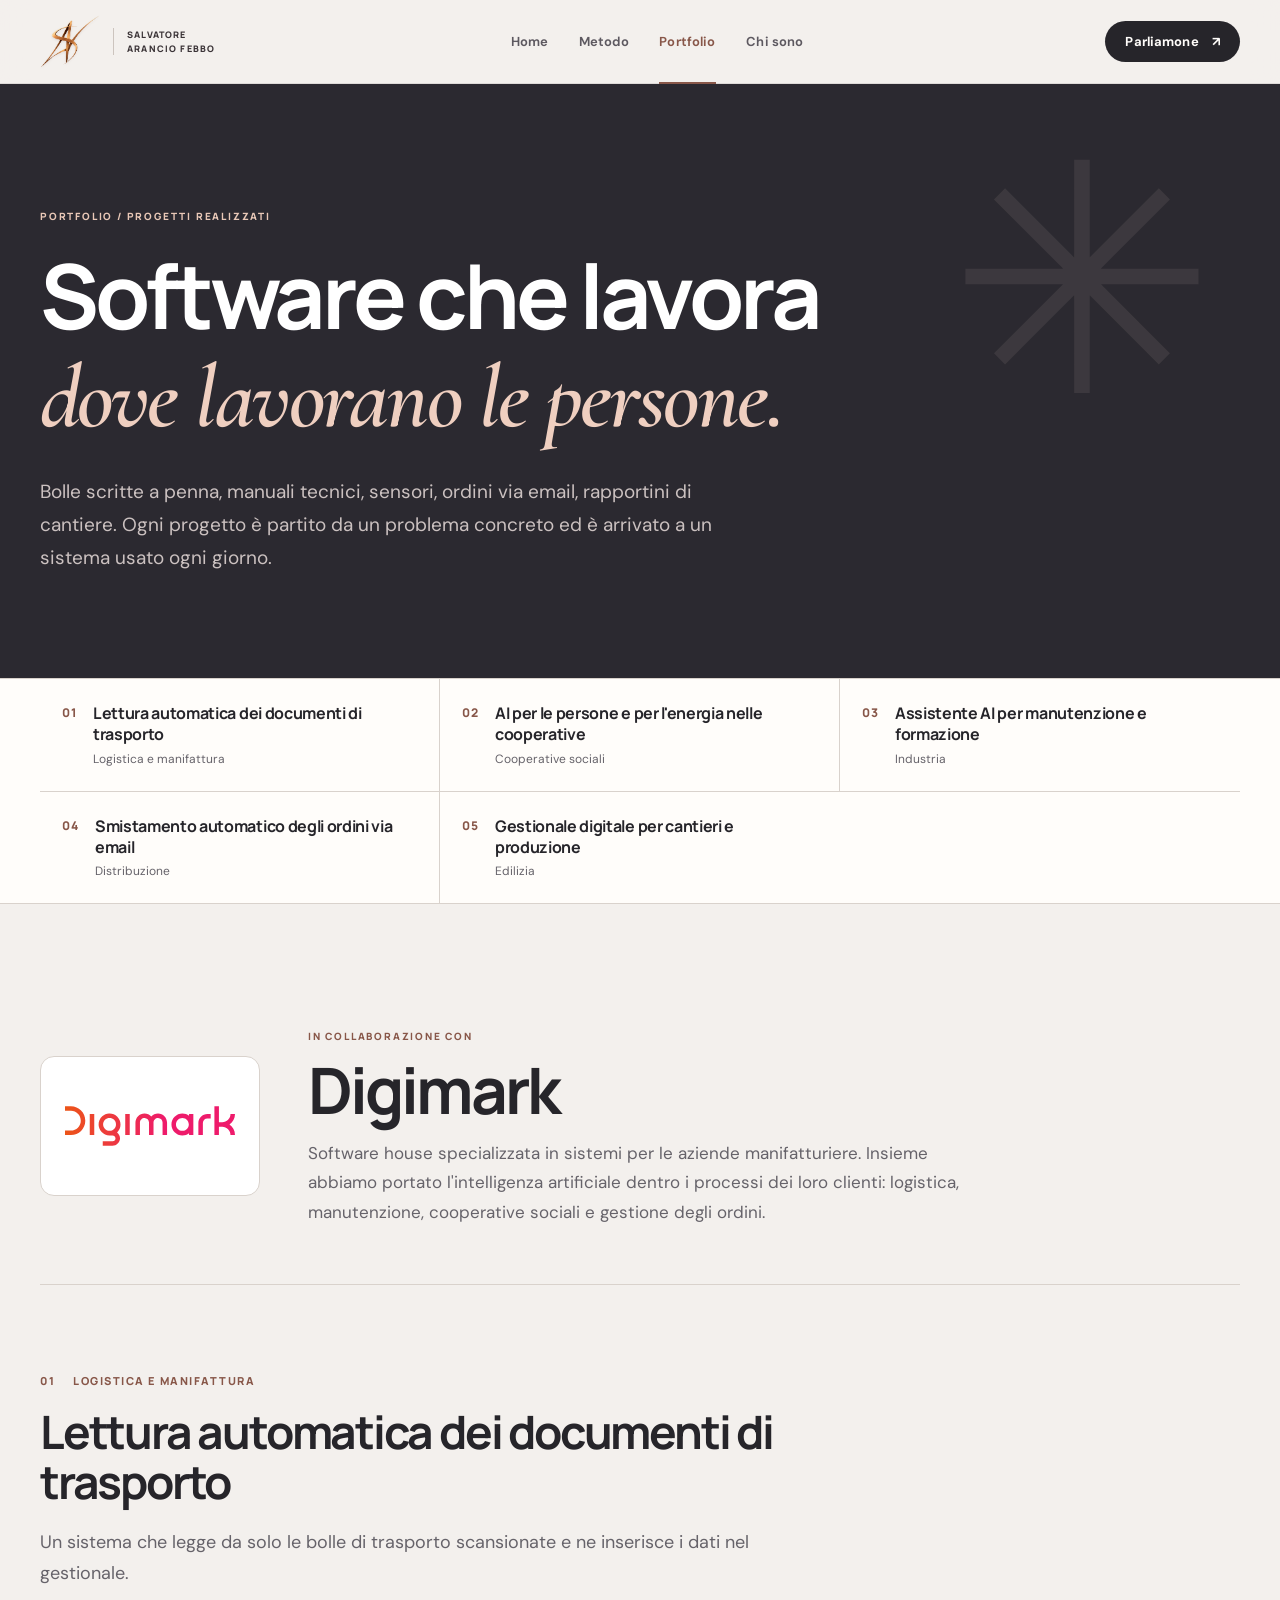
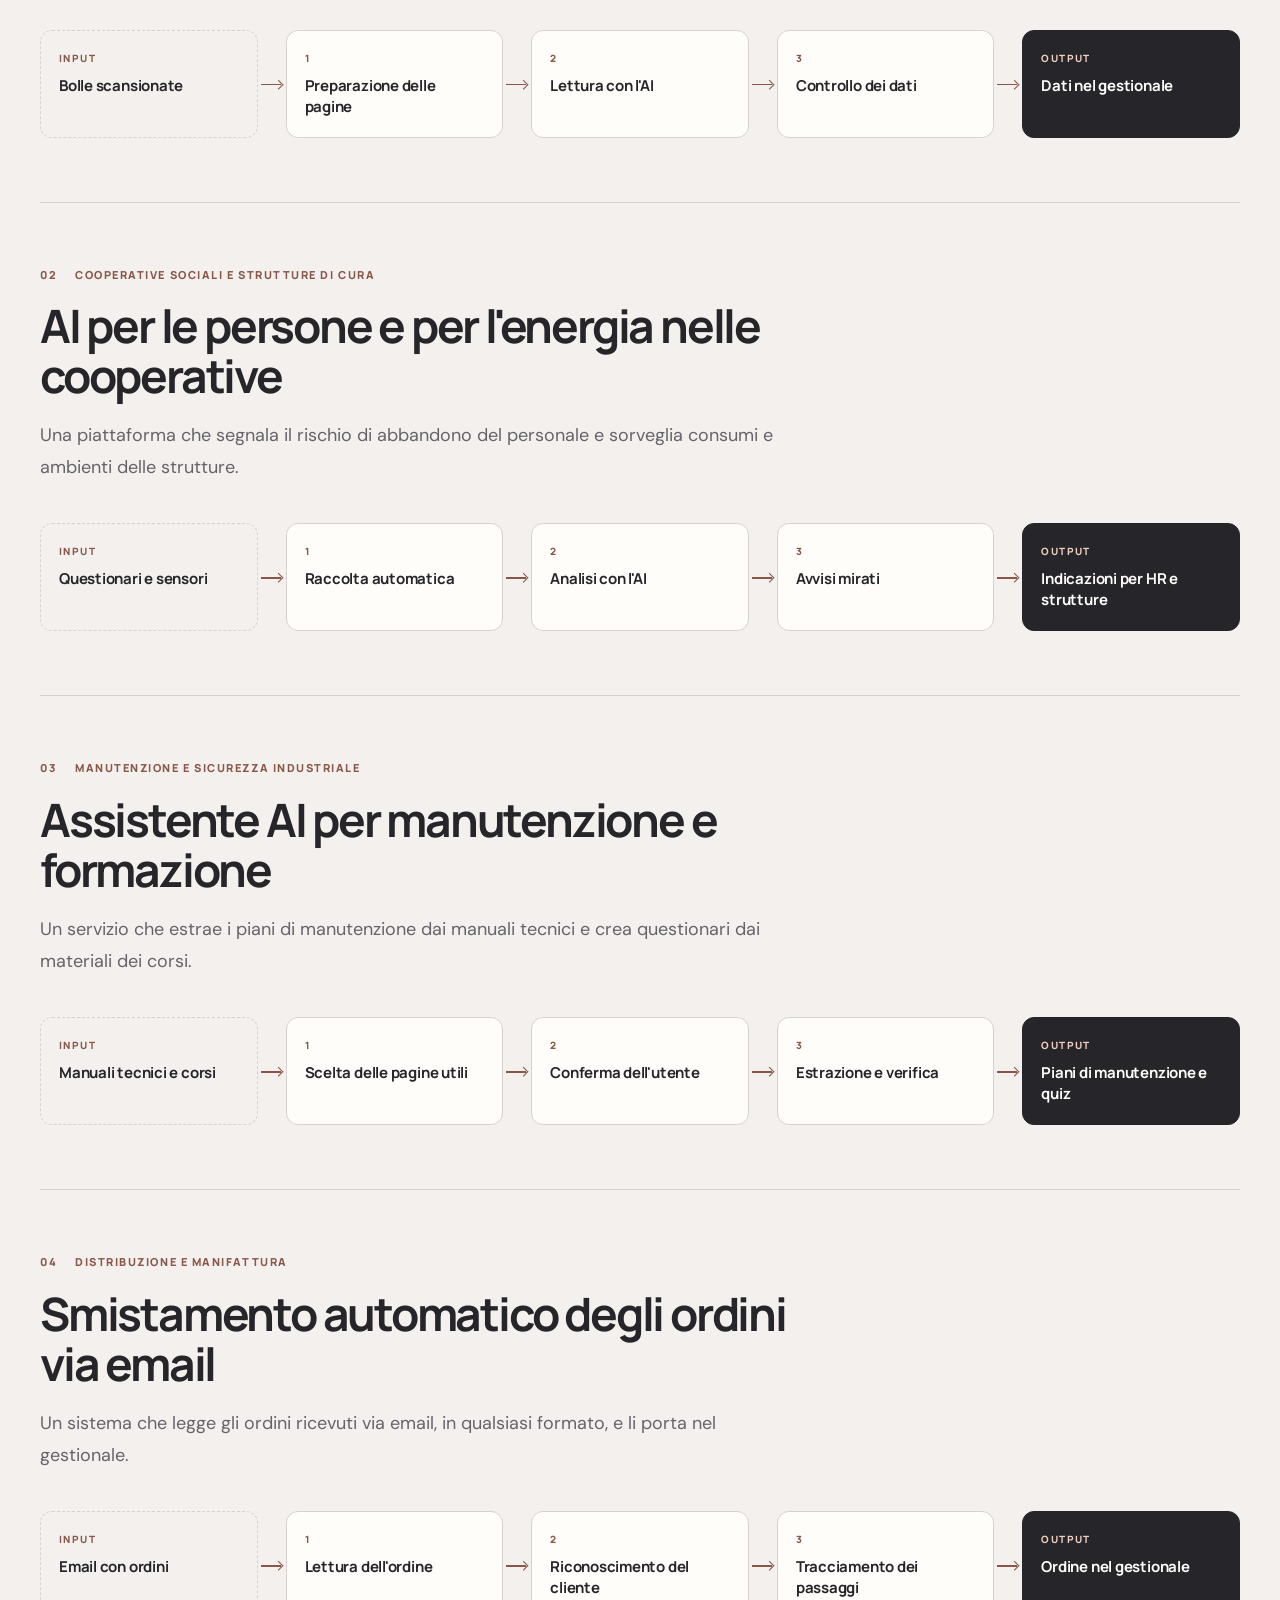
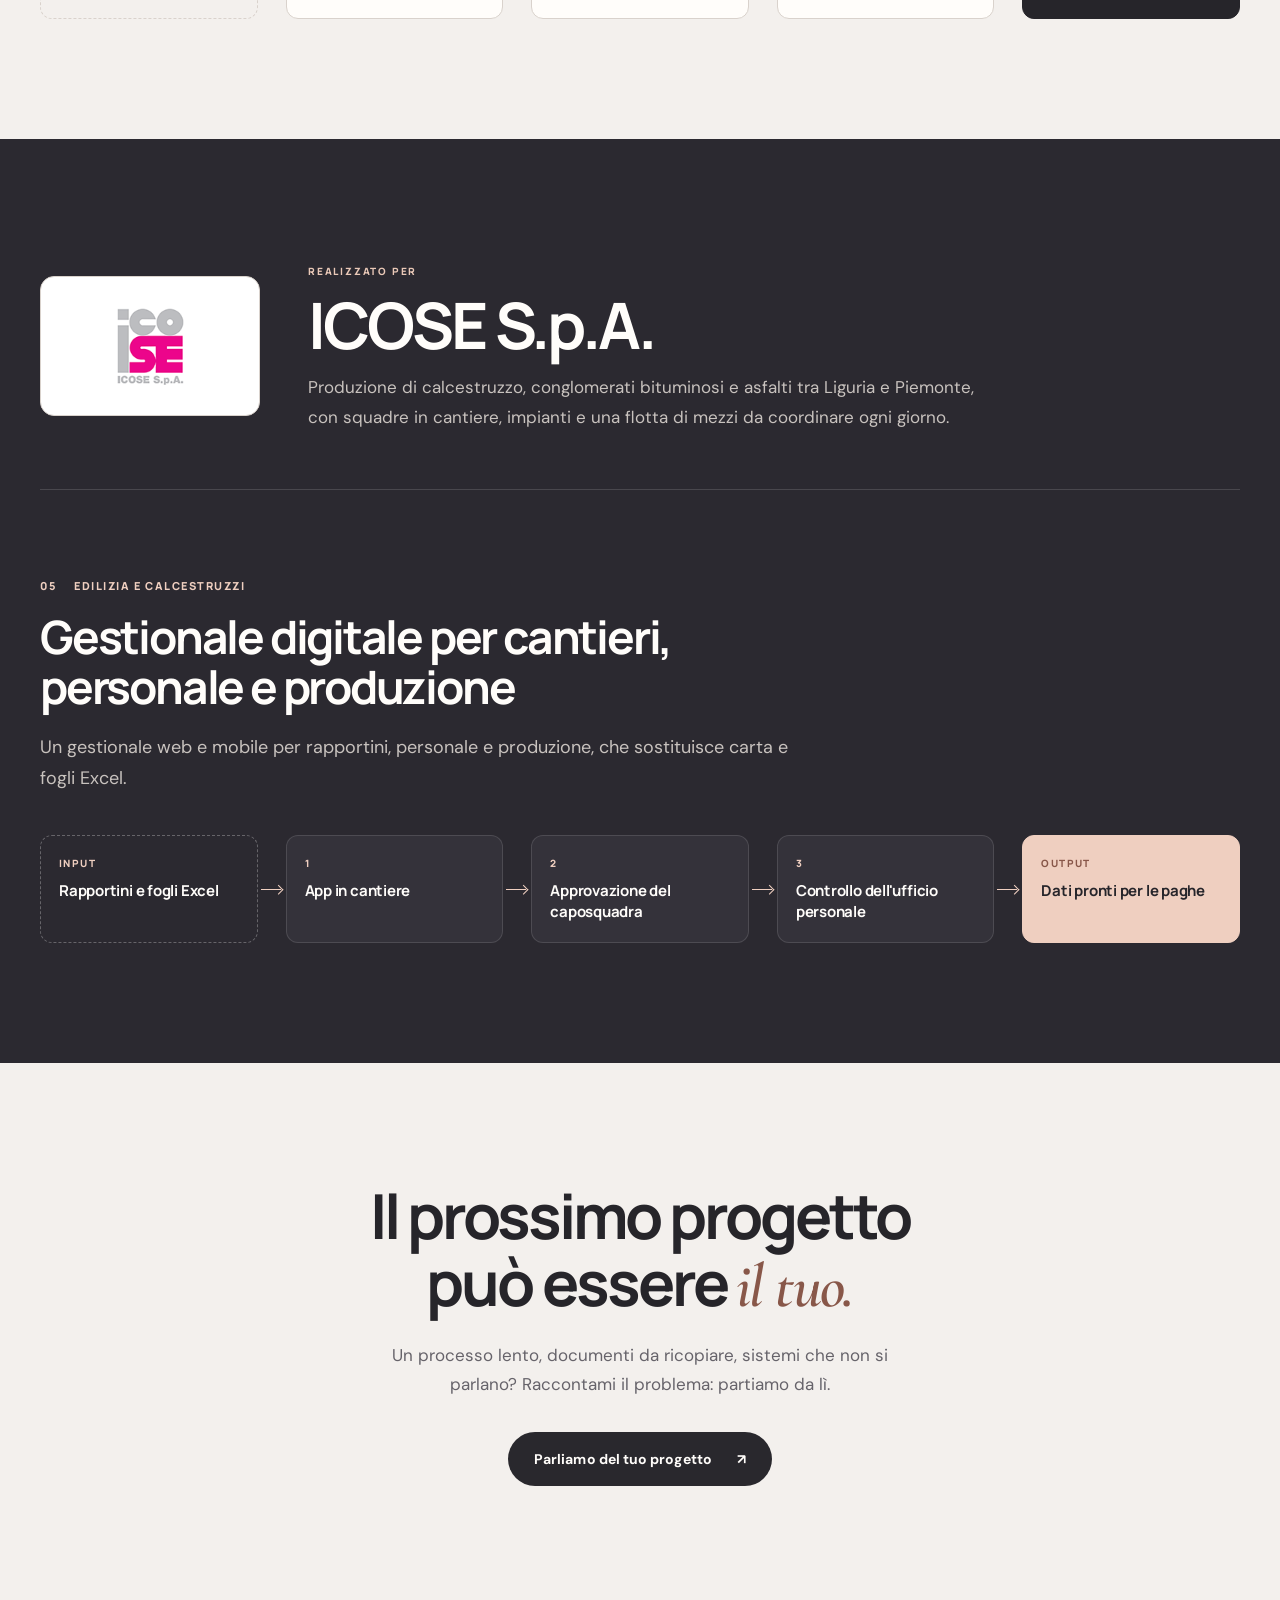
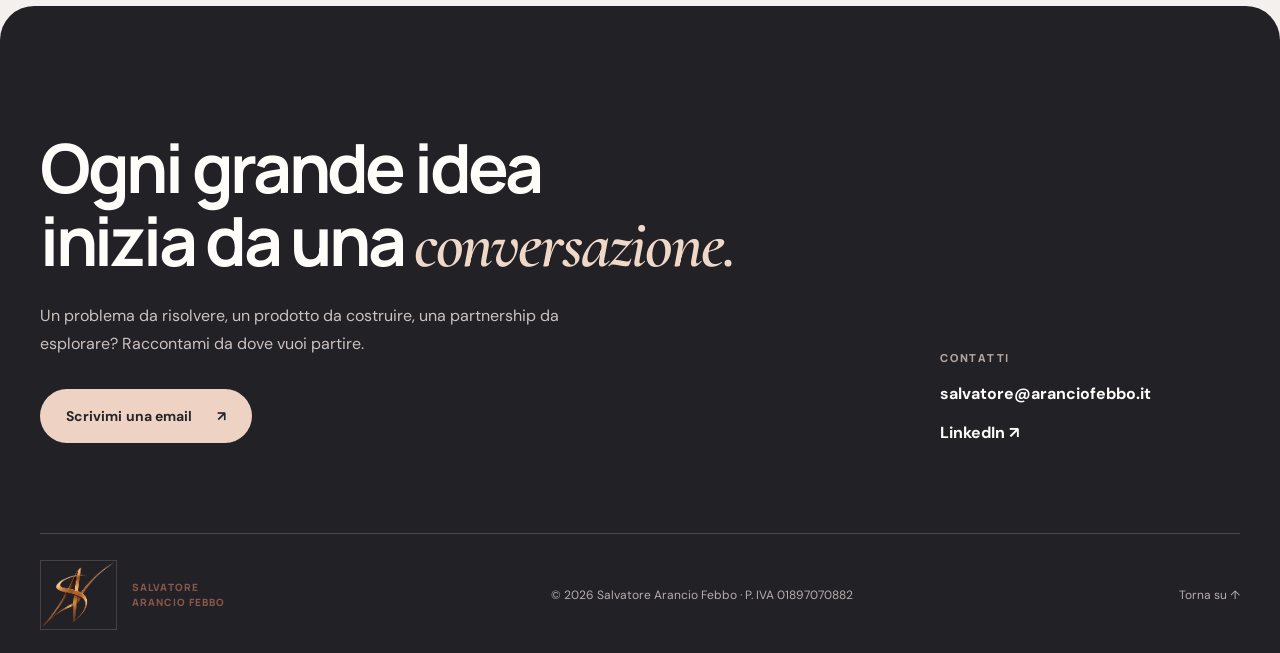
<file: portfolio.html>
<!doctype html><html lang="it"><head><meta charset="utf-8"><meta name="viewport" content="width=device-width,initial-scale=1"><meta name="robots" content="noindex"><link rel="canonical" href="https://salvatore.aranciofebbo.it/portfolio/"><meta http-equiv="refresh" content="0;url=/portfolio/"><title>Reindirizzamento — Portfolio</title><script>location.replace("/portfolio/" + location.search + location.hash);</script></head><body><p>La pagina è disponibile su <a href="/portfolio/">Portfolio</a>.</p></body></html>
</file>
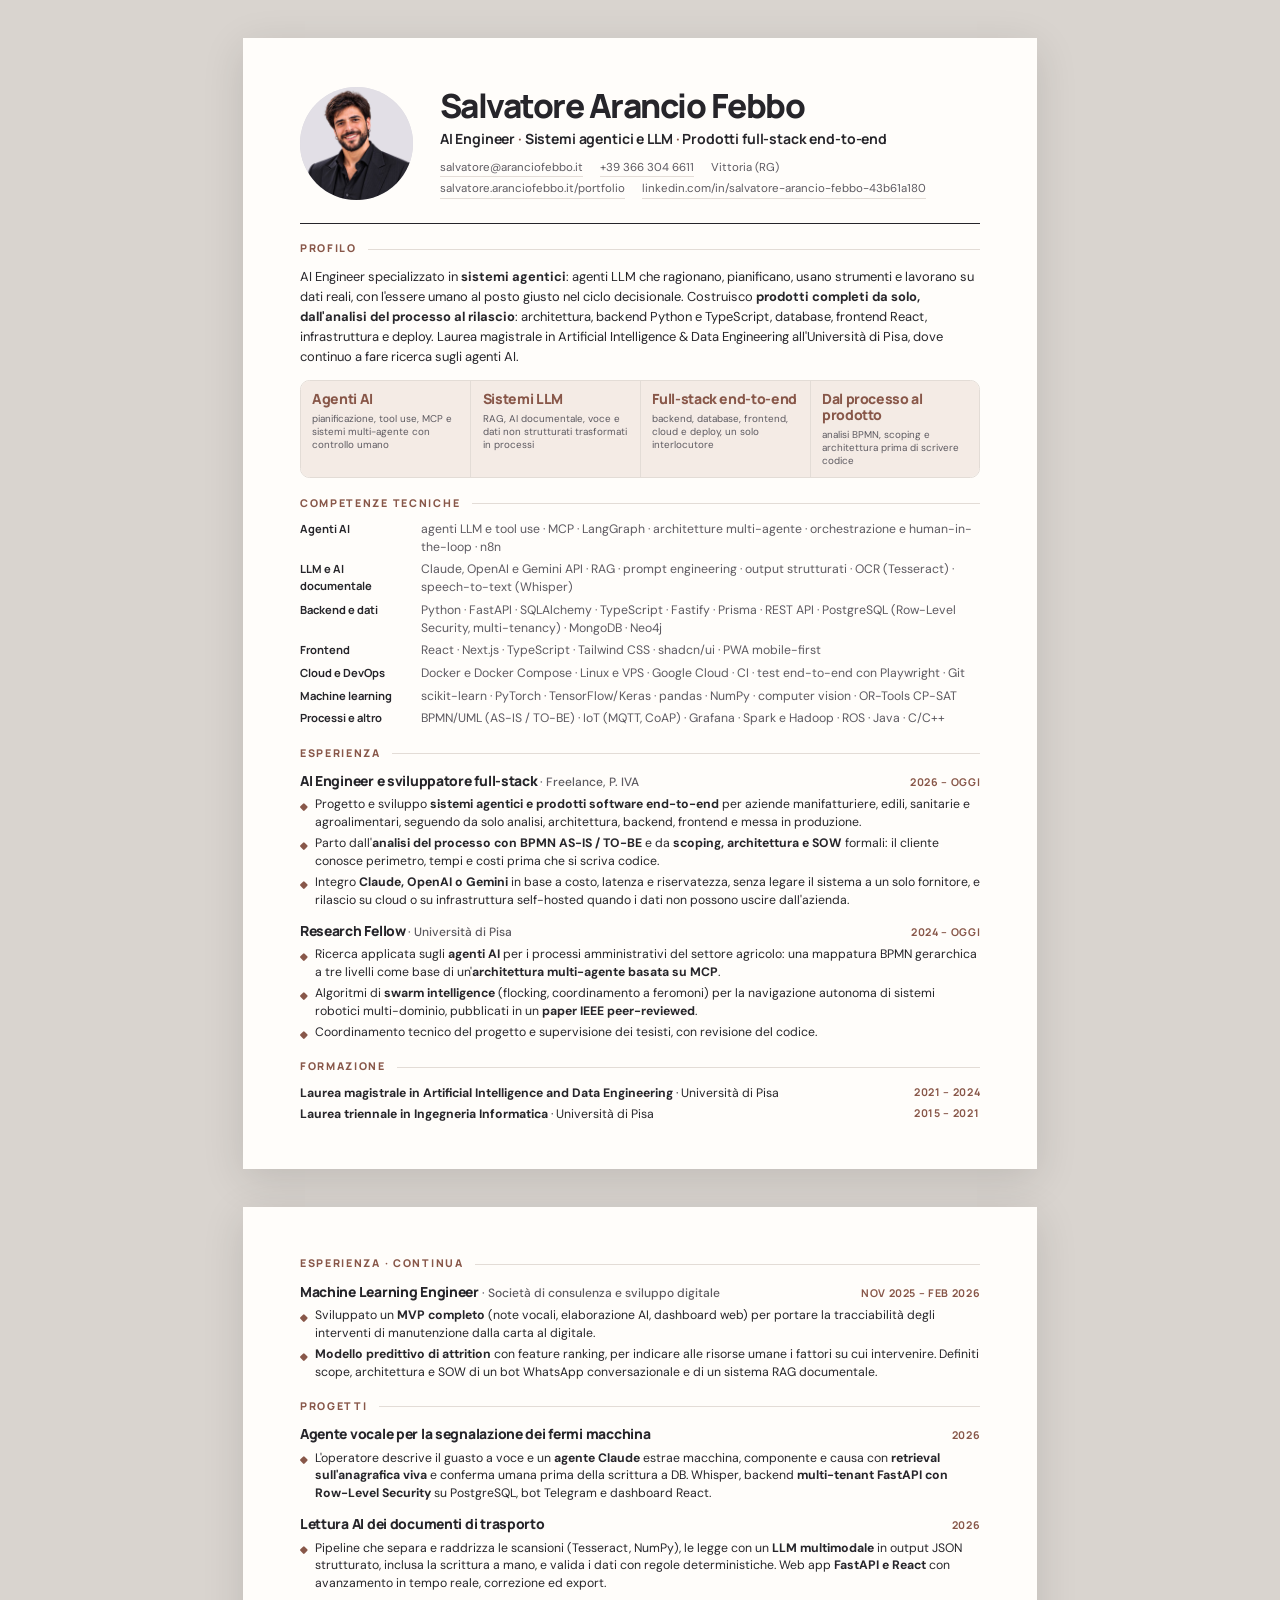
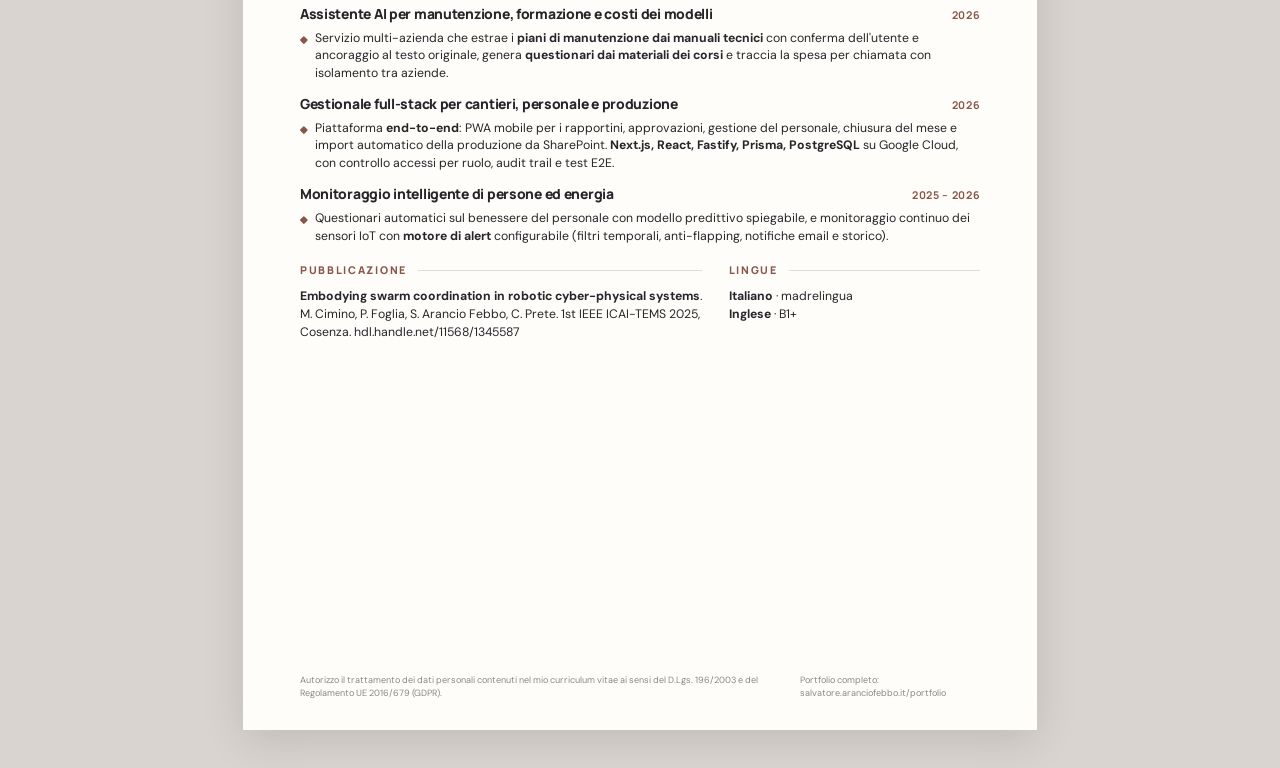
<file: documents/cv.html>
<!doctype html><html lang="it"><head>
<meta charset="utf-8"><meta name="viewport" content="width=device-width,initial-scale=1">
<title>CV Salvatore Arancio Febbo · AI Engineer</title>
<meta name="robots" content="noindex">
<link rel="preconnect" href="https://fonts.googleapis.com"><link rel="preconnect" href="https://fonts.gstatic.com" crossorigin>
<link href="https://fonts.googleapis.com/css2?family=Cormorant+Garamond:ital,wght@1,600&family=DM+Sans:wght@400;500;600;700&family=Manrope:wght@600;700;800&display=swap" rel="stylesheet">
<style>
:root{--paper:#fffdfa;--ink:#26252a;--muted:#5d5a61;--line:#e3dcd6;--accent:#885749;--accent-soft:#f4ebe5;--night:#25242b}
*{box-sizing:border-box}
@page{size:A4;margin:0}
html{background:#d9d4cf}
body{margin:0;font:400 9.2pt/1.45 "DM Sans",system-ui,sans-serif;color:var(--ink);-webkit-print-color-adjust:exact;print-color-adjust:exact}
.page{width:210mm;min-height:297mm;margin:10mm auto;padding:13mm 15mm 12mm;background:var(--paper);box-shadow:0 10px 40px rgba(0,0,0,.12);position:relative}
@media print{html{background:none}.page{margin:0;box-shadow:none;height:297mm;overflow:hidden}.page+.page{break-before:page}}
a{color:inherit;text-decoration:none}
h1,h2,h3{font-family:"Manrope",system-ui,sans-serif;margin:0}
em{font-family:"Cormorant Garamond",serif;font-style:italic;font-weight:600;color:var(--accent)}

/* Header */
.cv-head{display:grid;grid-template-columns:30mm 1fr;gap:7mm;align-items:center;padding-bottom:6mm;border-bottom:1.5px solid var(--ink)}
.cv-photo{width:30mm;height:30mm;border-radius:50%;overflow:hidden;background:radial-gradient(circle at 50% 35%,#ecebef,#cfcdd4)}
.cv-photo img{width:100%;height:100%;object-fit:cover;object-position:50% 20%;display:block}
.cv-head h1{font-size:25pt;font-weight:800;letter-spacing:-.045em;line-height:1}
.cv-role{margin:2.2mm 0 3mm;font:700 10.5pt/1.3 "Manrope",sans-serif;letter-spacing:-.01em}
.cv-role span{color:var(--accent)}
.cv-contacts{display:flex;flex-wrap:wrap;gap:1mm 4.5mm;font-size:8.6pt;color:var(--muted)}
.cv-contacts a{border-bottom:1px solid var(--line)}

/* Sections */
section{margin-top:4.6mm}
h2{display:flex;align-items:center;gap:3mm;font-size:8pt;font-weight:800;letter-spacing:.16em;text-transform:uppercase;color:var(--accent);margin-bottom:2.6mm}
h2::after{content:"";flex:1;height:1px;background:var(--line)}
.profile{font-size:9.7pt;line-height:1.55;margin:0}

.wins{display:grid;grid-template-columns:repeat(4,1fr);gap:0;margin-top:3.5mm;border:1px solid var(--line);border-radius:2.5mm;overflow:hidden}
.wins div{padding:2.6mm 3mm;background:var(--accent-soft)}
.wins div+div{border-left:1px solid var(--line)}
.wins strong{display:block;font:800 13.5pt/1 "Manrope",sans-serif;letter-spacing:-.04em;color:var(--accent)}
.wins span{display:block;margin-top:1.2mm;font-size:7.4pt;line-height:1.35;color:var(--muted)}

.skills{display:grid;grid-template-columns:28mm 1fr;gap:1.3mm 4mm;margin:0}
.skills dt{font:700 8.4pt/1.5 "Manrope",sans-serif}
.skills dd{margin:0;color:var(--muted)}

.item{break-inside:avoid;margin-bottom:3mm}
.item:last-child{margin-bottom:0}
.item-head{display:flex;justify-content:space-between;align-items:baseline;gap:4mm}
.item h3{font-size:10.4pt;font-weight:800;letter-spacing:-.02em}
.item h3 small{font:500 9pt "DM Sans",sans-serif;color:var(--muted);letter-spacing:0}
.item time{flex-shrink:0;font:700 8pt "Manrope",sans-serif;letter-spacing:.06em;color:var(--accent)}
.item ul{margin:1.4mm 0 0;padding:0;list-style:none}
.item li{position:relative;padding-left:4mm;margin-bottom:.9mm}
.item li::before{content:"";position:absolute;left:.4mm;top:.62em;width:1.5mm;height:1.5mm;background:var(--accent);border-radius:.3mm;transform:rotate(45deg)}
.item li b{font-weight:700}
.client{margin-top:1.6mm;padding:2mm 3mm;border-left:2px solid var(--accent);background:#faf6f2}
.client p{margin:0 0 .8mm}.client p:last-child{margin:0}

.edu{display:grid;grid-template-columns:1fr auto;gap:1mm 4mm}
.edu time{font:700 8pt "Manrope",sans-serif;letter-spacing:.06em;color:var(--accent)}
.edu b{font-weight:700}
.two{display:grid;grid-template-columns:1.6fr 1fr;gap:7mm}
.two p{margin:0}

.cv-foot{position:absolute;left:15mm;right:15mm;bottom:8mm;display:flex;justify-content:space-between;gap:6mm;font-size:6.8pt;line-height:1.4;color:#8a868c}
.cv-foot .privacy{max-width:150mm}
.wins strong{font-size:10.5pt;letter-spacing:-.025em;line-height:1.15}
</style></head><body>

<div class="page">
<header class="cv-head">
<div class="cv-photo"><img src="../images/salvatore-cv-photo.jpg" alt="Salvatore Arancio Febbo"></div>
<div>
<h1>Salvatore Arancio Febbo</h1>
<p class="cv-role">AI Engineer <span>·</span> Sistemi agentici e LLM <span>·</span> Prodotti full-stack end-to-end</p>
<div class="cv-contacts"><a href="mailto:salvatore@aranciofebbo.it">salvatore@aranciofebbo.it</a><a href="tel:+393663046611">+39 366 304 6611</a><span>Vittoria (RG)</span><a href="https://salvatore.aranciofebbo.it/portfolio/">salvatore.aranciofebbo.it/portfolio</a><a href="https://www.linkedin.com/in/salvatore-arancio-febbo-43b61a180/">linkedin.com/in/salvatore-arancio-febbo-43b61a180</a></div>
</div>
</header>

<section>
<h2>Profilo</h2>
<p class="profile">AI Engineer specializzato in <b>sistemi agentici</b>: agenti LLM che ragionano, pianificano, usano strumenti e lavorano su dati reali, con l'essere umano al posto giusto nel ciclo decisionale. Costruisco <b>prodotti completi da solo, dall'analisi del processo al rilascio</b>: architettura, backend Python e TypeScript, database, frontend React, infrastruttura e deploy. Laurea magistrale in Artificial Intelligence &amp; Data Engineering all'Università di Pisa, dove continuo a fare ricerca sugli agenti AI.</p>
<div class="wins">
<div><strong>Agenti AI</strong><span>pianificazione, tool use, MCP e sistemi multi-agente con controllo umano</span></div>
<div><strong>Sistemi LLM</strong><span>RAG, AI documentale, voce e dati non strutturati trasformati in processi</span></div>
<div><strong>Full-stack end-to-end</strong><span>backend, database, frontend, cloud e deploy, un solo interlocutore</span></div>
<div><strong>Dal processo al prodotto</strong><span>analisi BPMN, scoping e architettura prima di scrivere codice</span></div>
</div>
</section>

<section>
<h2>Competenze tecniche</h2>
<dl class="skills">
<dt>Agenti AI</dt><dd>agenti LLM e tool use · MCP · LangGraph · architetture multi-agente · orchestrazione e human-in-the-loop · n8n</dd>
<dt>LLM e AI documentale</dt><dd>Claude, OpenAI e Gemini API · RAG · prompt engineering · output strutturati · OCR (Tesseract) · speech-to-text (Whisper)</dd>
<dt>Backend e dati</dt><dd>Python · FastAPI · SQLAlchemy · TypeScript · Fastify · Prisma · REST API · PostgreSQL (Row-Level Security, multi-tenancy) · MongoDB · Neo4j</dd>
<dt>Frontend</dt><dd>React · Next.js · TypeScript · Tailwind CSS · shadcn/ui · PWA mobile-first</dd>
<dt>Cloud e DevOps</dt><dd>Docker e Docker Compose · Linux e VPS · Google Cloud · CI · test end-to-end con Playwright · Git</dd>
<dt>Machine learning</dt><dd>scikit-learn · PyTorch · TensorFlow/Keras · pandas · NumPy · computer vision · OR-Tools CP-SAT</dd>
<dt>Processi e altro</dt><dd>BPMN/UML (AS-IS / TO-BE) · IoT (MQTT, CoAP) · Grafana · Spark e Hadoop · ROS · Java · C/C++</dd>
</dl>
</section>

<section>
<h2>Esperienza</h2>
<article class="item">
<div class="item-head"><h3>AI Engineer e sviluppatore full-stack <small>· Freelance, P. IVA</small></h3><time>2026 – OGGI</time></div>
<ul>
<li>Progetto e sviluppo <b>sistemi agentici e prodotti software end-to-end</b> per aziende manifatturiere, edili, sanitarie e agroalimentari, seguendo da solo analisi, architettura, backend, frontend e messa in produzione.</li>
<li>Parto dall'<b>analisi del processo con BPMN AS-IS / TO-BE</b> e da <b>scoping, architettura e SOW</b> formali: il cliente conosce perimetro, tempi e costi prima che si scriva codice.</li>
<li>Integro <b>Claude, OpenAI o Gemini</b> in base a costo, latenza e riservatezza, senza legare il sistema a un solo fornitore, e rilascio su cloud o su infrastruttura self-hosted quando i dati non possono uscire dall'azienda.</li>
</ul>
</article>
<article class="item">
<div class="item-head"><h3>Research Fellow <small>· Università di Pisa</small></h3><time>2024 – OGGI</time></div>
<ul>
<li>Ricerca applicata sugli <b>agenti AI</b> per i processi amministrativi del settore agricolo: una mappatura BPMN gerarchica a tre livelli come base di un'<b>architettura multi-agente basata su MCP</b>.</li>
<li>Algoritmi di <b>swarm intelligence</b> (flocking, coordinamento a feromoni) per la navigazione autonoma di sistemi robotici multi-dominio, pubblicati in un <b>paper IEEE peer-reviewed</b>.</li>
<li>Coordinamento tecnico del progetto e supervisione dei tesisti, con revisione del codice.</li>
</ul>
</article>

</section>

<section>
<h2>Formazione</h2>
<div class="edu">
<span><b>Laurea magistrale in Artificial Intelligence and Data Engineering</b> · Università di Pisa</span><time>2021 – 2024</time>
<span><b>Laurea triennale in Ingegneria Informatica</b> · Università di Pisa</span><time>2015 – 2021</time>
</div>
</section>
</div>

<div class="page">
<section style="margin-top:0">
<h2>Esperienza · continua</h2>
<article class="item">
<div class="item-head"><h3>Machine Learning Engineer <small>· Società di consulenza e sviluppo digitale</small></h3><time>NOV 2025 – FEB 2026</time></div>
<ul>
<li>Sviluppato un <b>MVP completo</b> (note vocali, elaborazione AI, dashboard web) per portare la tracciabilità degli interventi di manutenzione dalla carta al digitale.</li>
<li><b>Modello predittivo di attrition</b> con feature ranking, per indicare alle risorse umane i fattori su cui intervenire. Definiti scope, architettura e SOW di un bot WhatsApp conversazionale e di un sistema RAG documentale.</li>
</ul>
</article>
</section>

<section>
<h2>Progetti</h2>
<article class="item">
<div class="item-head"><h3>Agente vocale per la segnalazione dei fermi macchina</h3><time>2026</time></div>
<ul>
<li>L'operatore descrive il guasto a voce e un <b>agente Claude</b> estrae macchina, componente e causa con <b>retrieval sull'anagrafica viva</b> e conferma umana prima della scrittura a DB. Whisper, backend <b>multi-tenant FastAPI con Row-Level Security</b> su PostgreSQL, bot Telegram e dashboard React.</li>
</ul>
</article>
<article class="item">
<div class="item-head"><h3>Lettura AI dei documenti di trasporto</h3><time>2026</time></div>
<ul>
<li>Pipeline che separa e raddrizza le scansioni (Tesseract, NumPy), le legge con un <b>LLM multimodale</b> in output JSON strutturato, inclusa la scrittura a mano, e valida i dati con regole deterministiche. Web app <b>FastAPI e React</b> con avanzamento in tempo reale, correzione ed export.</li>
</ul>
</article>
<article class="item">
<div class="item-head"><h3>Assistente AI per manutenzione, formazione e costi dei modelli</h3><time>2026</time></div>
<ul>
<li>Servizio multi-azienda che estrae i <b>piani di manutenzione dai manuali tecnici</b> con conferma dell'utente e ancoraggio al testo originale, genera <b>questionari dai materiali dei corsi</b> e traccia la spesa per chiamata con isolamento tra aziende.</li>
</ul>
</article>
<article class="item">
<div class="item-head"><h3>Gestionale full-stack per cantieri, personale e produzione</h3><time>2026</time></div>
<ul>
<li>Piattaforma <b>end-to-end</b>: PWA mobile per i rapportini, approvazioni, gestione del personale, chiusura del mese e import automatico della produzione da SharePoint. <b>Next.js, React, Fastify, Prisma, PostgreSQL</b> su Google Cloud, con controllo accessi per ruolo, audit trail e test E2E.</li>
</ul>
</article>
<article class="item">
<div class="item-head"><h3>Monitoraggio intelligente di persone ed energia</h3><time>2025 – 2026</time></div>
<ul>
<li>Questionari automatici sul benessere del personale con modello predittivo spiegabile, e monitoraggio continuo dei sensori IoT con <b>motore di alert</b> configurabile (filtri temporali, anti-flapping, notifiche email e storico).</li>
</ul>
</article>
</section>



<section class="two">
<div>
<h2>Pubblicazione</h2>
<p><b>Embodying swarm coordination in robotic cyber-physical systems</b>. M. Cimino, P. Foglia, S. Arancio Febbo, C. Prete. 1st IEEE ICAI-TEMS 2025, Cosenza. <a href="https://hdl.handle.net/11568/1345587">hdl.handle.net/11568/1345587</a></p>
</div>
<div>
<h2>Lingue</h2>
<p><b>Italiano</b> · madrelingua<br><b>Inglese</b> · B1+</p>
</div>
</section>

<footer class="cv-foot"><span class="privacy">Autorizzo il trattamento dei dati personali contenuti nel mio curriculum vitae ai sensi del D.Lgs. 196/2003 e del Regolamento UE 2016/679 (GDPR).</span><span>Portfolio completo: salvatore.aranciofebbo.it/portfolio</span></footer>
</div>
</body></html>
</file>
<file: assets/site.css>
:root{--paper:#f3f0ed;--white:#fffdfa;--ink:#26252a;--muted:#66636a;--line:#d9d2cc;--night:#25242b;--accent:#885749;--accent-soft:#eee2db;--yellow:#f0d8c9;--stone:#e6e1dc;--taupe:#777279;--max:1200px}
*,*::before,*::after{box-sizing:border-box}
html{scroll-behavior:smooth;scroll-padding-top:92px}body{margin:0;background:var(--paper);color:var(--ink);font-family:"DM Sans",system-ui,sans-serif;-webkit-font-smoothing:antialiased;overflow-x:hidden}a{color:inherit;text-decoration:none}button{font:inherit}img{max-width:100%;display:block}h1,h2,h3,p{margin-top:0}h1,h2,h3{font-family:"Manrope",system-ui,sans-serif;letter-spacing:-.058em;line-height:1.08}em{font-style:normal;color:var(--accent)}::selection{background:var(--yellow);color:var(--ink)}:focus-visible{outline:3px solid var(--accent);outline-offset:5px}
.container{width:min(calc(100% - 64px),var(--max));margin-inline:auto}.skip-link{position:absolute;z-index:1000;top:-100px;left:14px;background:var(--yellow);color:var(--ink);padding:12px}.skip-link:focus{top:12px}
.site-header{height:88px;position:sticky;top:0;z-index:30;background:rgba(246,245,242,.92);border-bottom:1px solid rgba(20,26,32,.09);backdrop-filter:blur(24px);-webkit-backdrop-filter:blur(24px)}.header-inner{height:100%;display:flex;align-items:center;justify-content:space-between;gap:24px}.brand{display:flex;align-items:center;gap:13px;flex-shrink:0}.brand-mark{font:800 31px/1 "Manrope",sans-serif;letter-spacing:-.105em}.brand-mark span:not(.brand-dot){margin-left:-.04em}.brand-mark .brand-dot,.footer-brand span{color:var(--accent)}.brand-name{font:800 9px/1.3 "Manrope",sans-serif;letter-spacing:.15em;border-left:1px solid #b8bdbe;padding-left:13px}.main-nav{display:flex;align-items:center;gap:clamp(17px,2.2vw,35px)}.main-nav>a{font-size:13px;font-weight:700;color:#47515a;transition:color .2s}.main-nav>a:hover,.main-nav>a[aria-current=page]{color:var(--accent)}.main-nav .nav-contact{background:var(--ink);color:#fff;border-radius:100px;padding:13px 20px;white-space:nowrap}.main-nav .nav-contact:hover{background:var(--accent);color:#fff}.nav-contact span{margin-left:10px}.menu-toggle{display:none}
.eyebrow{display:inline-flex;align-items:center;gap:10px;font:800 11px/1.5 "Manrope",sans-serif;letter-spacing:.15em;color:var(--accent);text-transform:uppercase}.eyebrow .spark{width:8px;height:8px;background:var(--accent);border-radius:2px;transform:rotate(45deg)}.light-eyebrow{color:#efcfc0}.btn{display:inline-flex;align-items:center;justify-content:space-between;gap:25px;padding:18px 23px;border:1px solid transparent;border-radius:5px;font-size:14px;font-weight:800;transition:transform .2s,background .2s,border-color .2s;white-space:normal}.btn:hover{transform:translateY(-3px)}.btn-primary{background:var(--accent);color:#fff}.btn-primary:hover{background:#71483d}.btn-outline{border-color:#9c9fa1;color:var(--ink)}.btn-outline:hover{border-color:var(--accent)}.btn-light{background:var(--yellow);color:#111a23}.btn-light:hover{background:#e5fa67}.text-link{display:inline-flex;align-items:center;gap:24px;padding-bottom:7px;border-bottom:1px solid currentColor;font-weight:800;font-size:14px}.text-link span{transition:transform .25s}.text-link:hover span{transform:translate(3px,-3px)}
.hero{position:relative;min-height:740px;padding:75px 0 55px;background:radial-gradient(circle at 80% 15%,rgba(95,89,236,.075),transparent 34%),var(--paper)}.hero-grid{display:grid;grid-template-columns:1.15fr .85fr;align-items:center;gap:38px}.hero-copy{position:relative;z-index:1}.hero h1{font-size:clamp(48px,5.3vw,79px);line-height:1.055;margin:26px 0 26px;letter-spacing:-.072em}.underline-ink{position:relative;white-space:nowrap}.underline-ink::after{content:"";position:absolute;height:6px;bottom:0;left:0;right:0;background:var(--yellow);z-index:-1}.hero-lead{max-width:570px;font-size:17px;line-height:1.78;color:#4a545d;margin:0 0 30px}.hero-lead strong{color:var(--ink)}.hero-actions{display:flex;align-items:center;gap:29px;flex-wrap:wrap}.hero-small{margin-top:35px;font-size:12px;color:#687179;display:flex;align-items:center;gap:10px}.status-dot{height:8px;width:8px;background:#53a67b;border-radius:100%;box-shadow:0 0 0 4px #dcefe4}
.hero-visual{position:relative;min-width:0;padding:18px 21px 26px 35px}.portrait-frame{position:relative;min-height:535px;aspect-ratio:.83;background:linear-gradient(150deg,#dedee8,#c5c6d5);overflow:hidden;border-radius:240px 240px 16px 16px;box-shadow:18px 24px 0 #e8e7e4}.portrait-frame::before{content:"";position:absolute;inset:0;background:linear-gradient(180deg,transparent 60%,rgba(17,26,35,.54));z-index:1;pointer-events:none}.portrait-frame img{width:100%;height:100%;position:absolute;object-fit:cover;object-position:center 24%;filter:saturate(.82)}.portrait-caption{position:absolute;z-index:2;bottom:30px;left:30px;right:30px;color:#fff;display:flex;justify-content:space-between;align-items:flex-end;font:700 13px/1.5 "Manrope",sans-serif;letter-spacing:.11em}.portrait-caption strong{font-size:22px;letter-spacing:-.05em}.caption-star{font-size:56px;font-weight:400;color:var(--yellow);line-height:1}.orbit-badge{position:absolute;z-index:3;right:-12px;top:29%;background:#fff;box-shadow:0 15px 60px rgba(25,30,45,.13);border-radius:100px;padding:15px 17px;display:flex;align-items:center;gap:9px;transform:rotate(-8deg);font:800 10px "Manrope",sans-serif;letter-spacing:.07em}.orbit-divider{width:4px;height:4px;border-radius:50%;background:var(--accent)}.hero-scroll{display:none}
.competency-strip{background:var(--ink);color:#f8f8f4}.competency-strip .container{min-height:81px;display:flex;align-items:center;justify-content:space-between;gap:18px}.competency-strip span{font:800 clamp(9px,1vw,12px) "Manrope",sans-serif;letter-spacing:.12em}.competency-strip i{height:5px;width:5px;flex:0 0 5px;border-radius:100%;background:var(--yellow)}
.section{padding:120px 0}.section-head{margin-bottom:56px}.section-head h2{font-size:clamp(38px,4.5vw,59px);margin:19px 0 0}.section-head>p{max-width:620px;font-size:18px;line-height:1.72;color:var(--muted);margin-top:22px}.split-head{display:grid;grid-template-columns:1.25fr .75fr;gap:60px;align-items:end}.split-head>p{margin:0 0 5px}.process-grid{display:grid;grid-template-columns:repeat(4,1fr);border:1px solid var(--line);background:#fff}.process-step{min-height:276px;padding:27px 24px 25px;border-right:1px solid var(--line);display:flex;flex-direction:column}.process-step:last-child{border-right:0}.process-step.featured{background:var(--accent-soft)}.step-num{font:800 11px "Manrope",sans-serif;color:#77808c}.step-icon{font:400 40px "Manrope",sans-serif;color:var(--accent);margin:19px 0 20px}.process-step h3{font-size:23px;margin:0 0 8px}.process-step p{font-size:13px;line-height:1.7;color:var(--muted);margin:0}
.section-dark{background:var(--night);color:#fff}.section-dark em{color:#efcfc0}.section-dark .section-head>p{color:#bac3cb}.collab-grid{display:grid;grid-template-columns:1fr 1fr;gap:20px}.collab-card{position:relative;min-height:470px;border:1px solid #45505c;border-radius:8px;padding:35px;display:flex;flex-direction:column;align-items:flex-start;overflow:hidden}.collab-card::after{content:"";width:380px;height:380px;position:absolute;right:-215px;top:-145px;border:1px solid rgba(255,255,255,.15);border-radius:100%}.collab-card.bright{background:var(--yellow);border-color:var(--yellow);color:var(--ink)}.collab-number{font:800 11px "Manrope",sans-serif;letter-spacing:.16em;opacity:.65}.collab-symbol{margin:46px 0 7px;font-size:48px;line-height:1}.collab-card h3{font-size:clamp(30px,3.5vw,47px);margin:0 0 15px}.collab-card p{font-size:15px;line-height:1.75;max-width:440px;color:#c6ced4}.collab-card.bright p{color:#424e46}.collab-link{display:flex;align-items:center;justify-content:space-between;margin-top:auto;width:100%;border-top:1px solid currentColor;padding-top:23px;font-weight:800;font-size:14px}
.inline-head{display:flex;justify-content:space-between;align-items:end;gap:24px}.inline-head .text-link{margin-bottom:8px;flex-shrink:0}.work-grid{display:grid;grid-template-columns:1.25fr 1fr;grid-template-rows:repeat(2,320px);gap:20px}.work-card{position:relative;display:flex;flex-direction:column;overflow:hidden;background:#fff;border:1px solid var(--line);border-radius:9px;padding:25px 28px;transition:transform .25s,border-color .25s}.work-card:hover{transform:translateY(-5px);border-color:var(--accent)}.work-card-main{grid-row:span 2;background:#dfe1f0}.work-meta{display:flex;justify-content:space-between;gap:12px;align-items:center;font:800 10px "Manrope",sans-serif;letter-spacing:.13em;z-index:1}.work-meta span:last-child{font-size:21px}.work-graphic{position:absolute;top:30px;right:30px;left:30px;height:140px;display:grid;place-items:center;overflow:hidden}.work-card-main .work-graphic{height:300px;top:92px}.field-graphic .graphic-ring{position:absolute;border:1px solid #848aab;border-radius:50%;width:250px;height:250px}.field-graphic .graphic-ring.b{width:380px;height:380px}.field-graphic span{position:relative;text-align:center;font:800 28px/1.35 "Manrope";letter-spacing:-.04em}.doc-graphic{background:#f4f3ff;border-radius:100px;width:160px;height:140px;left:auto;right:36px;top:29px}.doc-page{width:61px;height:88px;background:#fff;border:1px solid #b49487;border-radius:5px;padding:13px;transform:rotate(-10deg);box-shadow:10px 9px 0 #ddd2cd}.doc-page i{display:block;height:4px;margin-bottom:8px;background:#d6d4ef}.doc-page i:nth-child(2){width:70%}.doc-page b{font:800 14px "Manrope";color:var(--accent)}.doc-page.second{position:absolute;z-index:-1;transform:translate(25px,4px) rotate(12deg)}.code-graphic{background:#e9e3de;border-radius:100px;width:170px;height:140px;left:auto;right:30px;top:34px;display:flex;flex-direction:column;align-items:flex-start;justify-content:center;padding:23px 37px;gap:9px}.code-graphic span{font:700 12px monospace;color:#885749}.code-graphic .code-line{width:80px;height:4px;background:#c9ada0;border-radius:3px}.code-graphic .code-line.short{width:50px}.work-copy{position:relative;margin-top:auto;z-index:1}.work-category{font:800 10px "Manrope",sans-serif;letter-spacing:.15em;color:var(--accent)}.work-copy h3{font-size:clamp(22px,2.5vw,32px);margin:10px 0}.work-copy p{font-size:13px;line-height:1.65;color:#59636a;max-width:510px;margin:0}.work-card-main .work-copy h3{font-size:clamp(30px,3.5vw,43px)}
.story-section{background:#e9e9e5}.story-grid{display:grid;grid-template-columns:.86fr 1.14fr;gap:9%;align-items:center}.story-accent{background:var(--accent);height:490px;position:relative;color:#fff;padding:32px;display:flex;justify-content:space-between;align-items:flex-start;overflow:hidden;font:800 12px "Manrope",sans-serif;letter-spacing:.15em}.story-accent::before,.story-accent::after{content:"";position:absolute;inset:12%;border:1px solid rgba(255,255,255,.2);border-radius:50%}.story-accent::after{inset:25%;}.story-circle{position:absolute;left:50%;top:50%;transform:translate(-50%,-50%);font:800 clamp(70px,10vw,135px) "Manrope";letter-spacing:-.1em;color:var(--yellow)}.story-circle span{font-size:.45em}.story-copy h2{font-size:clamp(38px,4.5vw,60px);margin:18px 0 22px}.story-copy p{font-size:17px;line-height:1.82;color:#525d64}.story-list{display:flex;flex-wrap:wrap;gap:10px;margin:24px 0 32px}.story-list span{border:1px solid #b8bfbe;border-radius:4px;padding:10px 13px;font-size:11px;font-weight:700}
.venture-section{background:#fff}.venture-grid{display:grid;grid-template-columns:1fr .8fr;gap:9%;align-items:center}.venture-grid h2{font-size:clamp(38px,4.4vw,60px);margin:19px 0}.venture-grid p{font-size:17px;line-height:1.82;color:var(--muted);margin-bottom:30px}.venture-panel{padding:35px;min-height:420px;background:var(--night);color:#fff;display:flex;flex-direction:column;justify-content:space-between}.venture-panel>span{font:800 11px "Manrope",sans-serif;letter-spacing:.16em;color:#bac2cf}.venture-equation{display:flex;flex-direction:column;gap:10px;align-items:flex-start}.venture-equation span{font:800 clamp(19px,2.7vw,31px) "Manrope",sans-serif;letter-spacing:-.04em}.venture-equation b{color:#b8b4ff}.venture-result{border-top:1px solid #58616d;padding-top:18px;display:flex;justify-content:space-between;align-items:center;gap:16px;color:var(--yellow)}.venture-result strong{font:800 20px/1.2 "Manrope",sans-serif;letter-spacing:-.03em}.insights-teaser{background:var(--paper)}.insights-grid{display:grid;grid-template-columns:1fr 1fr;gap:20px}.insight-card{background:#fff;border:1px solid var(--line);padding:33px;display:flex;flex-direction:column;min-height:280px;transition:border-color .2s}.insight-card:hover{border-color:var(--accent)}.insight-card>span{font:800 11px "Manrope",sans-serif;color:var(--accent);letter-spacing:.12em}.insight-card h3{font-size:clamp(25px,3vw,37px);margin:20px 0 30px}.insight-card>div{margin-top:auto;font-size:13px;font-weight:700;display:flex;justify-content:space-between;gap:20px;border-top:1px solid var(--line);padding-top:16px}
.site-footer{padding:105px 0 23px;background:#131b27;color:#fff}.footer-top{display:grid;grid-template-columns:1fr 300px;gap:70px;align-items:end;padding-bottom:90px}.footer-top h2{font-size:clamp(40px,5.3vw,70px);margin:20px 0}.footer-top h2 em{color:var(--yellow)}.footer-top p{max-width:560px;line-height:1.78;color:#b5bdc8;margin-bottom:30px}.footer-aside{display:flex;flex-direction:column;gap:18px;word-break:break-word}.footer-aside>span{font:800 11px "Manrope",sans-serif;letter-spacing:.16em;color:#929cac}.footer-aside a{font-size:16px;font-weight:700}.footer-aside a:hover{color:var(--yellow)}.footer-bottom{padding-top:26px;border-top:1px solid #39434e;display:flex;justify-content:space-between;align-items:center;color:#a6b0bc;font-size:12px}.footer-bottom p{margin:0}.footer-brand{font:800 29px "Manrope";letter-spacing:-.1em;color:#fff}
.page-hero{padding:120px 0 85px;border-bottom:1px solid var(--line);position:relative;overflow:hidden}.page-hero::after{content:"✳";font-size:320px;position:absolute;color:rgba(95,89,236,.065);right:5%;top:40px;line-height:1;pointer-events:none}.page-hero .container{position:relative;z-index:1}.page-hero h1{font-size:clamp(51px,7vw,93px);max-width:1000px;margin:22px 0 28px}.page-hero p{max-width:675px;font-size:19px;line-height:1.75;color:var(--muted)}.page-hero-bottom{margin-top:55px;display:flex;justify-content:space-between;font:800 11px "Manrope";letter-spacing:.14em}.page-hero-bottom span:last-child{font-size:22px}.page-hero-dark{background:var(--night);color:white}.page-hero-dark em{color:var(--yellow)}.page-hero-dark p{color:#bfc6ce}.page-hero-dark::after{color:rgba(219,240,92,.1)}
.case-section{background:#fff}.case-study{padding:0 0 65px;margin-bottom:65px;border-bottom:1px solid var(--line);scroll-margin-top:115px}.case-study:last-of-type{margin-bottom:20px}.case-index{display:flex;justify-content:space-between;gap:20px;color:var(--accent);font:800 11px "Manrope";letter-spacing:.13em;margin-bottom:26px}.case-body{display:grid;grid-template-columns:1fr .75fr;gap:12%}.case-body h2{font-size:clamp(34px,4vw,53px);margin:0 0 18px}.case-intro{font-size:17px;line-height:1.75;color:var(--muted)}.case-tags{display:flex;flex-wrap:wrap;gap:8px;margin-top:27px}.case-tags span{font:700 11px "Manrope";border:1px solid var(--line);border-radius:40px;padding:10px 13px}.case-detail>span{display:block;font:800 11px "Manrope";letter-spacing:.12em;color:var(--accent);margin:7px 0}.case-detail p{font-size:15px;line-height:1.8;color:var(--muted);margin-bottom:25px}.disclaimer{max-width:770px;color:#65717a;font-size:13px;line-height:1.7}.disclaimer a{color:var(--accent);text-decoration:underline}
.venture-steps{display:grid;grid-template-columns:repeat(4,1fr);gap:20px}.venture-steps article{padding:25px;border-top:2px solid var(--accent);background:#fff;min-height:225px}.venture-steps span{font:800 12px "Manrope";color:var(--accent)}.venture-steps h3{font-size:26px;margin:35px 0 10px}.venture-steps p{font-size:14px;line-height:1.7;color:var(--muted)}.startup-block{display:grid;grid-template-columns:.65fr 1fr;gap:40px;align-items:center;padding:40px;background:#263241;margin-top:50px}.startup-star{font-size:190px;line-height:1;color:var(--yellow);text-align:center}.startup-block small{color:#efcfc0;font-weight:800;letter-spacing:.13em}.startup-block h3{font-size:clamp(30px,3.7vw,50px);margin:13px 0}.startup-block p{max-width:570px;font-size:16px;line-height:1.76;color:#bec5ca}.startup-block .btn{margin-top:15px}
.about-feature{background:#fff}.about-grid{display:grid;grid-template-columns:.78fr 1fr;gap:9%;align-items:center}.about-portrait{height:530px;background:#dedee7;overflow:hidden;border-radius:240px 240px 12px 12px}.about-portrait img{width:100%;height:100%;object-fit:cover;object-position:center 22%}.about-text h2{font-size:clamp(37px,4.2vw,57px);margin:18px 0}.about-text p{font-size:16px;line-height:1.86;color:var(--muted)}.about-actions{display:flex;align-items:center;gap:22px;flex-wrap:wrap;margin-top:30px}.journey-section{background:var(--paper)}.timeline{border-top:1px solid var(--line)}.timeline-item{display:grid;grid-template-columns:260px 1fr;gap:40px;padding:34px 0;border-bottom:1px solid var(--line)}.timeline-item>span{font:800 12px "Manrope";letter-spacing:.11em;color:var(--accent)}.timeline-item h3{font-size:25px;letter-spacing:-.035em;margin:0 0 8px}.timeline-item p{font-size:15px;line-height:1.8;color:var(--muted);max-width:670px;margin:0}.timeline-item a{color:var(--accent);text-decoration:underline}
.article-list{display:grid;gap:24px}.article-feature{display:grid;grid-template-columns:230px 1fr;border:1px solid var(--line);background:#fff;min-height:340px}.article-marker{background:#e8e0d9;padding:26px;display:flex;flex-direction:column;justify-content:space-between;font:800 13px "Manrope";letter-spacing:.1em}.article-marker span{font-size:55px;letter-spacing:-.07em}.article-marker.violet{background:#e8ded8}.article-body{padding:40px 46px}.article-body h2{font-size:clamp(30px,3.7vw,48px);margin:17px 0}.article-body p{max-width:700px;color:var(--muted);font-size:16px;line-height:1.8}.article-body .text-link{margin-top:15px}.insights-note{display:flex;gap:22px;align-items:center;margin-top:40px}.insights-note span{font-size:54px;color:var(--accent)}.insights-note p{max-width:760px;line-height:1.75;color:var(--muted)}.insights-note a{color:var(--accent);font-weight:700}
@media(max-width:1080px){.main-nav{gap:16px}.brand-name{display:none}.hero h1{font-size:clamp(46px,6vw,70px)}.portrait-frame{min-height:460px}.hero-visual{padding:15px}.section{padding:90px 0}.process-step{padding:21px 17px}.case-body{gap:6%}}
@media(max-width:820px){.container{width:min(calc(100% - 40px),var(--max))}.site-header{height:73px}.brand-name{display:block}.menu-toggle{display:flex;flex-direction:column;align-items:center;justify-content:center;gap:6px;width:46px;height:44px;background:transparent;border:1px solid var(--line);border-radius:5px;cursor:pointer;z-index:32}.menu-toggle span{height:2px;width:22px;background:var(--ink);transition:transform .2s}.menu-toggle[aria-expanded=true] span:first-child{transform:translateY(4px) rotate(45deg)}.menu-toggle[aria-expanded=true] span:last-child{transform:translateY(-4px) rotate(-45deg)}.main-nav{display:none;position:absolute;top:72px;left:0;right:0;background:var(--paper);border-bottom:1px solid var(--line);padding:20px;flex-direction:column;align-items:stretch;gap:0;box-shadow:0 16px 20px rgba(12,20,30,.08)}.main-nav.is-open{display:flex}.main-nav>a{font-size:16px;padding:16px 10px;border-bottom:1px solid var(--line)}.main-nav .nav-contact{margin-top:18px;text-align:center;align-self:stretch;padding:15px}.hero{padding:45px 0 60px}.hero-grid{grid-template-columns:1fr .78fr;gap:18px}.hero h1{font-size:clamp(43px,6vw,63px)}.hero-lead{font-size:15px}.portrait-frame{min-height:420px}.hero-actions{gap:18px}.process-grid{grid-template-columns:repeat(2,1fr)}.process-step:nth-child(2){border-right:0}.process-step:nth-child(-n+2){border-bottom:1px solid var(--line)}.work-grid{grid-template-columns:1fr 1fr;grid-template-rows:500px 370px}.work-card-main{grid-column:span 2;grid-row:span 1}.work-card-main .work-graphic{height:270px}.story-grid,.venture-grid{gap:5%}.story-accent{height:380px}.story-copy p,.venture-grid p{font-size:15px}.venture-panel{min-height:360px;padding:23px}.section-head h2,.story-copy h2,.venture-grid h2{font-size:42px}.page-hero{padding:85px 0}.venture-steps{grid-template-columns:repeat(2,1fr)}.footer-top{grid-template-columns:1fr 240px;gap:30px}}
@media(max-width:620px){.container{width:calc(100% - 36px)}.brand-name{font-size:8px}.hero{padding:38px 0 43px}.hero-grid{grid-template-columns:1fr}.hero h1{font-size:clamp(45px,10vw,65px);margin:20px 0}.hero-lead{font-size:15px}.hero-visual{width:min(430px,100%);margin:12px auto 0;padding:5px 18px 15px}.portrait-frame{min-height:0;aspect-ratio:.94;border-radius:210px 210px 14px 14px}.orbit-badge{right:2px;padding:12px;font-size:9px}.hero-small{margin-top:24px}.competency-strip .container{padding:19px 0;flex-wrap:wrap;justify-content:center;gap:13px 9px}.competency-strip span{font-size:9px}.competency-strip i:nth-of-type(2){display:none}.section{padding:74px 0}.section-head{margin-bottom:35px}.section-head h2,.story-copy h2,.venture-grid h2{font-size:clamp(34px,8.2vw,43px)}.split-head{grid-template-columns:1fr;gap:15px}.split-head>p{font-size:15px;line-height:1.8}.process-step{min-height:230px;padding:19px 16px}.process-step h3{font-size:19px}.process-step p{font-size:12px}.step-icon{font-size:29px;margin:13px 0}.collab-grid,.insights-grid{grid-template-columns:1fr}.collab-card{min-height:400px;padding:27px}.collab-symbol{margin:37px 0 8px}.collab-card h3{font-size:36px}.inline-head{align-items:flex-start;flex-direction:column}.work-grid{grid-template-columns:1fr;grid-template-rows:repeat(3,410px)}.work-card-main{grid-column:span 1}.work-card-main .work-graphic{height:185px;top:75px}.work-card .work-graphic{opacity:.9}.work-card-main .work-copy h3{font-size:32px}.work-card .work-copy h3{font-size:26px}.work-card .work-graphic:not(.field-graphic){top:40px}.story-grid,.venture-grid,.about-grid{grid-template-columns:1fr;gap:34px}.story-accent{height:300px;max-width:420px}.story-circle{font-size:100px}.venture-grid h2{font-size:39px}.venture-panel{min-height:350px}.insight-card{min-height:235px}.insight-card h3{font-size:26px}.site-footer{padding:75px 0 20px}.footer-top{grid-template-columns:1fr;gap:44px;padding-bottom:65px}.footer-top h2{font-size:42px}.footer-bottom{gap:17px;flex-wrap:wrap}.page-hero{padding:70px 0 55px}.page-hero h1{font-size:clamp(43px,10vw,70px)}.page-hero p{font-size:16px}.page-hero::after{font-size:210px;right:-55px;top:60px}.case-index{flex-direction:column;gap:7px}.case-body{grid-template-columns:1fr;gap:18px}.case-body h2{font-size:35px}.venture-steps{gap:10px}.venture-steps article{padding:18px;min-height:215px}.venture-steps h3{font-size:21px}.startup-block{grid-template-columns:1fr;padding:26px}.startup-star{font-size:105px;text-align:left}.about-portrait{height:390px;max-width:370px}.about-text h2{font-size:38px}.timeline-item{grid-template-columns:1fr;gap:14px}.timeline-item h3{font-size:21px}.article-feature{grid-template-columns:1fr}.article-marker{min-height:120px;flex-direction:row;align-items:center}.article-marker span{font-size:50px}.article-body{padding:29px 23px}.article-body h2{font-size:31px}.insights-note{align-items:flex-start}}
@media(prefers-reduced-motion:reduce){html{scroll-behavior:auto}*,*::before,*::after{animation-duration:.01ms!important;transition-duration:.01ms!important}}


/* ===============================================================
   PORTRAIT-LED EDITORIAL IDENTITY · OCT 2026
   Palette extracted from the actual portrait: graphite, warm stone,
   muted skin/copper, soft gray. Understated photography-first UI.
   =============================================================== */
:root {
  --shadow-editorial:0 14px 48px rgba(38,37,42,.075);
  --shadow-float:0 24px 65px rgba(38,37,42,.11);
}
body{background:var(--paper);color:var(--ink)}
h1,h2,h3{letter-spacing:-.048em}
h1 em,h2 em,h3 em{font-family:"Cormorant Garamond",Georgia,serif;font-style:italic;font-weight:600;letter-spacing:-.028em;color:var(--accent)}
.section-dark h1 em,.section-dark h2 em,.section-dark h3 em{color:#e8cabb}
.page-hero-dark h1 em{color:#efcfc0}
.site-header{height:86px;background:rgba(243,240,237,.97);border-bottom:1px solid rgba(38,37,42,.105);box-shadow:0 3px 25px rgba(38,37,42,.025)}
.brand-mark{font-size:30px;font-weight:800;letter-spacing:-.095em}
.brand-mark .brand-dot,.footer-brand span{color:var(--accent)}
.brand-name{color:#66636a;border-left-color:#c4bcb7;letter-spacing:.14em}
.main-nav>a{color:#5d5960;font-weight:600;letter-spacing:.01em}
.main-nav>a:hover,.main-nav>a[aria-current=page]{color:var(--accent)}
.main-nav .nav-contact{background:var(--ink);color:#fffdfa;border-radius:3px;font-weight:700;padding:14px 19px}
.main-nav .nav-contact:hover{background:#57443f;color:#fffdfa}
.eyebrow{color:var(--accent);letter-spacing:.18em;font-size:10px}
.light-eyebrow{color:#e9c8b7}
.eyebrow .spark{background:var(--accent);width:6px;height:6px;border-radius:50%;transform:none}
.btn{border-radius:3px;font-weight:700;letter-spacing:.005em;padding:18px 22px;box-shadow:none}
.btn-primary{background:var(--ink);color:var(--white)}
.btn-primary:hover{background:#454148}
.btn-outline{border-color:#99918d;background:transparent}
.btn-outline:hover{border-color:var(--accent);color:var(--accent)}
.btn-light{background:#edddd3;color:var(--ink)}
.btn-light:hover{background:#fff3e9}
.text-link{font-weight:700;border-bottom-color:#aa8275;text-underline-offset:4px}
.hero{min-height:735px;padding:65px 0 70px;background:
  radial-gradient(ellipse 42% 70% at 75% 44%,rgba(126,112,112,.115) 0%,rgba(126,112,112,0) 100%),var(--paper)}
.hero-grid{grid-template-columns:1.12fr .88fr;gap:6.4%;align-items:center}
.hero h1{font-size:clamp(54px,5.55vw,82px);font-weight:700;letter-spacing:-.064em;line-height:1.085;margin:26px 0 31px}
.hero h1 em{font-size:1.11em}
.hero-lead{font-size:17px;line-height:1.8;color:#66616a;max-width:560px}
.hero-lead strong{color:var(--ink)}
.hero-small{font-size:12px;color:#777178;letter-spacing:.005em}
.status-dot{background:#a27865;box-shadow:0 0 0 4px #e9dcd5}
.underline-ink::after{height:5px;background:#d8b8aa;bottom:-1px}
.hero-visual{padding:5px 0 5px 12px}
.portrait-frame{min-height:565px;aspect-ratio:.83;border-radius:5px;background:#75747a;box-shadow:var(--shadow-editorial)}
.portrait-frame::before{background:linear-gradient(180deg,rgba(21,20,25,0) 72%,rgba(21,20,25,.56) 100%)}
.portrait-frame img{object-fit:cover;object-position:center 26%;filter:none}
.portrait-caption{left:27px;right:27px;bottom:24px;font-size:10px;letter-spacing:.14em;line-height:1.65}
.portrait-caption strong{font-size:15px;font-weight:700;letter-spacing:.03em}
.caption-star{display:none}
.orbit-badge{display:none}
.competency-strip{background:#e7e1db;color:#514c50;border-top:1px solid #d6cdc6;border-bottom:1px solid #d6cdc6}
.competency-strip .container{min-height:75px}
.competency-strip span{font-size:10px;letter-spacing:.13em}
.competency-strip i{width:4px;height:4px;flex-basis:4px;background:#986a58}
.section-head h2{font-weight:700;letter-spacing:-.055em;line-height:1.10}
.section-head>p,.split-head>p{color:#625e64}
.section-intro{background:#faf8f5}
.process-grid{background:transparent;border-color:#ded7d0;gap:0}
.process-step{background:#fffdfa;border-right-color:#e3dcd7}
.process-step.featured{background:#eee4dd}
.step-num{color:#826354}
.step-icon{color:#976c5b;font-weight:400}
.process-step p{color:#69656a}
.section-dark{background:#2b2930;color:#fffdfa}
.section-dark .section-head>p{color:#d1cbd1}
.collab-card{border-color:#555057;border-radius:4px;background:#302f36}
.collab-card::after{border-color:rgba(232,202,187,.12)}
.collab-card.bright{background:#e5d8ce;border-color:#e5d8ce;color:#26252a}
.collab-card.bright p{color:#524e50}
.collab-card p{color:#d4cfd3}
.collab-number{letter-spacing:.17em}
.collab-symbol{color:#e7c8b7}
.collab-card.bright .collab-symbol{color:#8b5948}
.collab-link{border-top-color:rgba(255,255,255,.4)}
.collab-card.bright .collab-link{border-top-color:#ad9e96}
.section-projects{background:var(--paper)}
.work-grid{gap:22px}
.work-card{background:#fffdfa;border-color:#ddd6d1;border-radius:5px}
.work-card-main{background:#e4dcd6}
.work-card:hover{box-shadow:var(--shadow-editorial);transform:translateY(-3px);border-color:#ab9388}
.work-meta{color:#524d51}
.work-category{color:#855749}
.work-copy p{color:#645e63}
.field-graphic .graphic-ring{border-color:#b8a7a0}
.doc-graphic{background:#ede5df}
.code-graphic{background:#e9e3de}
.story-section{background:#e9e4df}
.story-accent{background:#514549;border-radius:4px}
.story-accent::before,.story-accent::after{border-color:rgba(240,216,201,.25)}
.story-circle{color:#f0d8c9}
.story-copy p,.venture-grid p{color:#676169}
.story-list span{border-color:#bab0ab}
.venture-section{background:#faf8f5}
.venture-panel{background:#323037;border-radius:4px}
.venture-equation b,.venture-result{color:#f0d8c9}
.venture-panel>span{color:#c7b5ad}
.insights-teaser{background:#ece7e2}
.insight-card{background:#fffdfa;border-color:#ded8d3;border-radius:3px}
.insight-card:hover{border-color:#a98779}
.insight-card>span{color:#885749}
.site-footer{background:#222126;color:#fffdfa}
.footer-top h2 em{color:#f0d8c9}
.footer-top p{color:#cbc3c0}
.footer-aside>span{color:#b4a6a2}
.footer-aside a:hover{color:#f0d8c9}
.footer-bottom{border-top-color:#4e484d;color:#b5aeae}
.page-hero{background:#f3f0ed;border-bottom-color:#d8d1cb}
.page-hero::after{color:rgba(136,87,73,.05)}
.page-hero-dark{background:#2b2930}
.page-hero-dark::after{color:rgba(240,216,201,.085)}
.page-hero-dark p{color:#cbc1c0}
.case-section,.about-feature{background:#faf8f5}
.case-index,.case-detail>span,.timeline-item>span{color:#885749}
.case-tags span{border-color:#d8cdc6}
.venture-steps article{border-top-color:#936956;background:#fffdfa}
.startup-block{background:#39353b;border-radius:4px}
.startup-star{color:#efcfc0}
.startup-block small{color:#ebc6b4}
.startup-block p{color:#d6cccb}
.about-portrait{background:#78767d;border-radius:5px;box-shadow:var(--shadow-editorial)}
.about-portrait img{object-position:center 26%;filter:none}
.journey-section{background:#eae5e0}
.article-feature{border-color:#ded8d3;background:#fffdfa}
.article-marker{background:#d9c9c1}
.article-marker.violet{background:#dfd3ce}
.insights-note span{color:#885749}
@media(max-width:1080px){
 .portrait-frame{min-height:460px}
 .hero{min-height:660px}
 .hero h1{font-size:clamp(45px,5.3vw,70px)}
}
@media(max-width:820px){
 .site-header{height:73px}
 .main-nav{background:#f3f0ed;border-bottom-color:#d8d1cb}
 .hero-grid{grid-template-columns:1fr .8fr;gap:20px}
 .hero h1{font-size:clamp(44px,5.8vw,62px)}
 .portrait-frame{min-height:410px}
}
@media(max-width:620px){
 .hero{padding:38px 0 55px;min-height:auto}
 .hero-grid{grid-template-columns:1fr}
 .hero h1{font-size:clamp(45px,10vw,65px);margin:22px 0 25px}
 .hero-visual{padding:8px 0 0;max-width:430px;width:100%;margin:12px auto 0}
 .portrait-frame{min-height:0;aspect-ratio:.92;border-radius:4px}
 .portrait-caption{bottom:20px;left:20px;right:20px}
 .competency-strip .container{min-height:auto}
 .process-step{min-height:230px}
 .work-grid{gap:15px}
 .story-accent{border-radius:4px}
 .about-portrait{height:400px;border-radius:4px}
 .collab-card{min-height:410px}
 .page-hero{padding:65px 0 55px}
 .footer-top h2{font-size:clamp(42px,10vw,56px)}
}

/* OFFICIAL BRAND ASSETS · high-resolution portrait and bronze monogram */
.brand{gap:12px}
.brand-logo-frame{width:58px;height:54px;display:block;flex:0 0 58px;background:#080808;overflow:hidden;border-radius:2px;box-shadow:0 1px 8px rgba(0,0,0,.10)}
.brand-logo-frame img{width:100%;height:100%;display:block;object-fit:cover;object-position:center;filter:none}
.brand-name{font-size:9px;line-height:1.45}
.portrait-frame{background:#636269;isolation:isolate}
.portrait-frame img{object-fit:cover;object-position:50% 28%;image-rendering:auto;filter:none}
.about-portrait{background:#636269}
.about-portrait img{object-fit:cover;object-position:50% 26%;image-rendering:auto;filter:none}
.footer-brand{display:flex;align-items:center;gap:15px;letter-spacing:normal}
.footer-brand img{width:66px;height:61px;object-fit:cover;border:1px solid #494045;border-radius:2px;flex:0 0 66px;background:#070707}
.footer-monogram-caption{font:800 10px/1.5 'Manrope',sans-serif;letter-spacing:.11em;color:#e9d6c9}
@media(max-width:820px){.brand-logo-frame{width:48px;height:46px;flex-basis:48px}.brand-name{display:block;font-size:8px}}
@media(max-width:620px){.brand-logo-frame{width:46px;height:44px;flex-basis:46px}.brand{gap:9px}.brand-name{padding-left:10px}.portrait-frame img{object-position:50% 26%}.footer-brand img{width:56px;height:52px;flex-basis:56px}}

/* Unified visual system: floating nav, continuous hero and clean cutout */
:root{--radius-panel:34px;--hero-shadow:0 16px 48px rgba(38,37,42,.07)}
.site-header{position:sticky;top:0;z-index:35;height:100px;padding-top:12px;border:0;background:transparent;box-shadow:none;backdrop-filter:none;-webkit-backdrop-filter:none}
.site-header .header-inner{width:min(calc(100% - 46px),1260px);max-width:1260px;height:73px;padding:0 24px;border:1px solid rgba(116,105,102,.16);border-radius:999px;background:rgba(255,253,250,.95);box-shadow:0 11px 35px rgba(40,37,40,.07);backdrop-filter:blur(18px);-webkit-backdrop-filter:blur(18px)}
.brand{gap:13px;min-width:0}.brand-mark-image{width:54px;height:50px;object-fit:contain;flex:0 0 54px;display:block}
.brand-name{font-size:9px;letter-spacing:.12em;border-left:1px solid #ccc4be;padding-left:13px}
.main-nav{gap:clamp(15px,2.1vw,30px)}.main-nav>a{font-weight:650;font-size:13px}
.main-nav .nav-contact{border-radius:999px;padding:14px 23px;background:var(--ink)}
.btn{border-radius:999px;padding:17px 25px}
.btn-primary{background:#29282d}.btn-primary:hover,.main-nav .nav-contact:hover{background:#885749}
.btn-light{background:#eed3c4}.btn-outline{border-radius:999px}
.hero{padding:8px 20px 65px;min-height:0;background:var(--paper)}
.hero .hero-grid{position:relative;isolation:isolate;overflow:hidden;display:flex;align-items:center;justify-content:flex-start;width:min(100%,1650px);max-width:1650px;min-height:674px;padding:70px clamp(35px,5.6vw,103px);background:radial-gradient(ellipse 58% 76% at 81% 47%,rgba(241,240,236,.94),transparent 73%),linear-gradient(112deg,#e4e5e6 0%,#d9dadd 61%,#d5d5d9 100%);border:1px solid #e0e0df;border-radius:var(--radius-panel);box-shadow:var(--hero-shadow)}
.hero .hero-copy{width:59%;max-width:745px;position:relative;z-index:3;transform:translateY(-10px)}
.hero h1{font-size:clamp(48px,5.1vw,74px);margin:22px 0 28px;line-height:1.075}
.hero-lead{max-width:575px;line-height:1.79;font-size:16px;color:#56555d}
.hero-small{color:#706b72;margin-top:30px}
.hero .hero-visual{position:absolute;inset:0 1.5% 0 auto;width:47%;height:100%;min-width:0;margin:0;padding:0;pointer-events:none;z-index:1;display:block}
.hero .hero-cutout{position:absolute;top:70px;bottom:auto;left:50%;height:calc(100% + 200px);width:auto;max-width:none;transform:translateX(-50%);object-fit:contain;object-position:center top;filter:none;image-rendering:auto}
.hero-scroll{display:none}
.competency-strip{background:transparent;border:0;color:#6b6468}.competency-strip .container{min-height:65px;border-bottom:1px solid #ded7d2}.competency-strip i{background:var(--accent)}
.process-grid{overflow:hidden;border-radius:22px}.process-step{border-radius:0}.collab-grid{gap:22px}
.collab-card,.collab-card.bright{border-radius:24px;min-height:450px}
.work-card,.work-card-main{border-radius:22px}.insight-card{border-radius:20px}
.story-accent,.venture-panel,.article-feature,.startup-block{border-radius:23px}
.article-feature,.startup-block{overflow:hidden}.venture-steps article{border-radius:15px}
.about-feature .about-grid{width:min(calc(100% - 44px),1330px);max-width:1330px;display:grid;grid-template-columns:.85fr 1fr;align-items:center;gap:5%;overflow:hidden;border-radius:30px;background:#e8e5e2;min-height:590px;padding:0 6% 0 0;box-shadow:0 15px 38px rgba(38,37,42,.045)}
.about-feature .about-portrait{position:relative;width:100%;height:590px;background:#7d7b80;border-radius:0;overflow:hidden;box-shadow:none}
.about-feature .about-portrait:after{content:"";position:absolute;inset:0;background:linear-gradient(90deg,transparent 73%,#e8e5e2 100%);pointer-events:none}
.about-feature .about-portrait img{width:100%;height:100%;object-fit:cover;object-position:center 20%;filter:none}
.about-text{padding:52px 0}.footer-brand img{object-fit:contain;mix-blend-mode:normal;border-radius:0;background:transparent}
.site-footer{border-radius:34px 34px 0 0}
@media(max-width:1120px){
.site-header .header-inner{width:calc(100% - 28px)}
.hero .hero-grid{min-height:615px;padding:54px 4.6%}
.hero h1{font-size:clamp(44px,5.15vw,64px)}
.hero .hero-copy{width:60%;transform:translateY(-7px)}.hero .hero-visual{width:44%;right:-1%}.hero .hero-cutout{top:62px;height:calc(100% + 150px)}.hero-lead{font-size:15px}
}
@media(max-width:820px){
.site-header{height:89px;padding-top:9px}.site-header .header-inner{height:65px;padding:0 17px}
.brand-mark-image{width:44px;height:43px;flex-basis:44px}
.main-nav{top:79px;left:14px;right:14px;border-radius:20px;padding:15px 20px}.main-nav>a{padding:13px 10px}
.hero{padding:8px 12px 55px}.hero .hero-grid{min-height:610px;border-radius:26px;padding:45px 4.7%}
.hero h1{font-size:clamp(42px,5.1vw,57px)}.hero .hero-copy{width:63%}.hero .hero-visual{width:42%;right:-2.6%}
.hero .hero-cutout{top:82px;bottom:auto;height:calc(100% + 105px)}
.about-feature .about-grid{grid-template-columns:1fr 1.1fr;gap:3%;padding-right:4%;min-height:500px}.about-feature .about-portrait{height:500px}.about-text{padding:30px 0}
}
@media(max-width:620px){
.site-header{height:85px;padding-top:8px}.site-header .header-inner{width:calc(100% - 22px);height:63px;padding:0 14px}
.brand-mark-image{width:42px;height:41px;flex-basis:42px}.brand-name{font-size:8px;letter-spacing:.08em;padding-left:9px}
.menu-toggle{border-radius:100%}.main-nav{top:75px;left:12px;right:12px}
.hero{padding:1px 10px 50px}
.hero .hero-grid{display:flex;flex-direction:column;align-items:stretch;justify-content:initial;border-radius:26px;min-height:0;padding:36px 25px 0;background:radial-gradient(ellipse 90% 48% at 55% 89%,rgba(246,243,240,.88),transparent 84%),linear-gradient(140deg,#e5e5e6,#d7d7db)}
.hero .hero-copy{width:100%;max-width:none;transform:none}
.hero h1{font-size:clamp(35px,8.9vw,52px);line-height:1.08;margin:17px 0 20px;letter-spacing:-.05em}
.hero-lead{font-size:14px;line-height:1.7;margin-bottom:20px}.hero-actions{gap:18px}
.hero-actions .btn{padding:14px 18px;font-size:12px}.hero-actions .text-link{font-size:12px;gap:11px}
.hero-small{font-size:10px;margin-top:12px}
.hero .hero-visual{position:relative;inset:auto;width:100%;height:clamp(285px,79vw,350px);flex:0 0 auto;margin-top:-14px}
.hero .hero-cutout{top:0;bottom:auto;height:clamp(610px,177vw,710px);left:50%;max-width:none;object-position:center top}
.competency-strip .container{padding:13px 0 20px}.section{padding-top:70px;padding-bottom:70px}
.collab-card{border-radius:22px}.work-card{border-radius:21px}
.about-feature .about-grid{grid-template-columns:1fr;gap:0;padding:0;min-height:0;width:calc(100% - 24px);border-radius:26px}
.about-feature .about-portrait{height:350px;width:100%}
.about-feature .about-portrait:after{background:linear-gradient(180deg,transparent 74%,#e8e5e2 100%)}
.about-text{padding:28px 23px 38px}.site-footer{border-radius:25px 25px 0 0}
}
@media(max-width:390px){
.hero .hero-grid{padding:31px 18px 0}.hero h1{font-size:35px}
.hero .hero-visual{height:290px;flex:0 0 290px;margin-top:-12px}.hero .hero-cutout{top:0;height:clamp(610px,177vw,690px);bottom:auto}.brand-name{font-size:7px}
}

/* Technical services: purposeful, commercial positioning */
.services-grid{display:grid;grid-template-columns:repeat(3,minmax(0,1fr));gap:19px}
.service-card{display:flex;flex-direction:column;align-items:flex-start;min-height:365px;padding:32px 29px;background:#fffdfa;border:1px solid #ded8d3;border-radius:22px;transition:transform .22s ease,box-shadow .22s ease}
.service-card:hover{transform:translateY(-3px);box-shadow:0 14px 36px rgba(38,37,42,.07)}
.service-card:nth-child(2){background:#ece4de}
.service-card-venture{background:#302e34;color:#fffdfa;border-color:#302e34}
.service-index{font:800 10px/1.5 "Manrope",sans-serif;letter-spacing:.13em;color:#896257}
.service-card-venture .service-index{color:#e7c1ae}
.service-symbol{font:500 43px/1 "Manrope",sans-serif;color:#926451;margin:32px 0 18px}
.service-card-venture .service-symbol{color:#efd6c9}
.service-card h3{font-size:clamp(24px,2.2vw,31px);letter-spacing:-.052em;line-height:1.13;margin:0 0 15px}
.service-card p{font-size:14px;line-height:1.72;color:#686269;margin:0 0 24px}
.service-card-venture p{color:#ded9de}
.service-card a{width:100%;margin-top:auto;display:flex;align-items:center;justify-content:space-between;gap:20px;padding-top:17px;border-top:1px solid #d9d0c9;font-size:13px;font-weight:800}
.service-card-venture a{border-top-color:#645d63}
.service-card a span{font-size:20px;transition:transform .2s}
.service-card a:hover span{transform:translate(3px,-3px)}
@media(max-width:950px){.services-grid{grid-template-columns:repeat(2,minmax(0,1fr))}.service-card-venture{grid-column:1/-1;min-height:280px}.service-symbol{margin:26px 0 15px}}
@media(max-width:620px){.services-grid{grid-template-columns:1fr;gap:13px}.service-card{min-height:290px;padding:26px 23px}.service-card-venture{grid-column:auto;min-height:290px}.service-symbol{margin:24px 0 14px}.service-card h3{font-size:29px}}

/* Commercial homepage: core services + workflow + swipe carousel */
.pillar-section{background:#faf8f5}
.pillar-grid{display:grid;grid-template-columns:repeat(4,minmax(0,1fr));gap:16px}
.pillar-card{padding:27px 23px 25px;min-height:415px;display:flex;flex-direction:column;background:#fffdfa;border:1px solid #ded7d0;border-radius:23px;transition:transform .2s,box-shadow .2s}
.pillar-card:nth-child(2){background:#eee8e2}
.pillar-card:nth-child(4){background:#322f36;color:#fffdfa;border-color:#322f36}
.pillar-card:hover{transform:translateY(-4px);box-shadow:0 17px 35px rgba(38,37,42,.09)}
.pillar-top{min-height:116px;display:flex;justify-content:space-between;align-items:flex-start;gap:8px}
.pillar-top>span:first-child{font:800 10px/1.5 "Manrope",sans-serif;letter-spacing:.1em;color:#8b6254;max-width:120px}
.pillar-card:nth-child(4) .pillar-top>span:first-child{color:#e5bfad}
.pillar-icon{display:grid;place-items:center;width:68px;height:68px;flex:0 0 68px;color:#946653;border:1px solid #dacdc5;border-radius:19px;background:rgba(255,255,255,.25)}
.pillar-icon svg{width:38px;height:38px}
.pillar-card:nth-child(4) .pillar-icon{color:#efd4c7;border-color:#635964}
.pillar-card h3{font-size:clamp(23px,2vw,29px);line-height:1.15;margin:3px 0 15px}
.pillar-card p{font-size:13px;line-height:1.8;color:#645d63;margin:0 0 27px}
.pillar-card:nth-child(4) p{color:#ded5db}
.pillar-card a{margin-top:auto;padding-top:17px;border-top:1px solid #d6cdc7;display:flex;align-items:center;justify-content:space-between;gap:8px;font-size:12px;font-weight:800}
.pillar-card:nth-child(4) a{border-top-color:#5d555c}
.pillar-card a span{font-size:20px}
.method-section{background:#29272f;color:#fffdfa}
.method-heading{display:grid;grid-template-columns:1.1fr .75fr;gap:7%;align-items:end;margin-bottom:54px}
.method-heading h2{font-size:clamp(38px,4.5vw,61px);margin:18px 0 0}
.method-heading h2 em{color:#e5c4b4}
.method-heading p{font-size:16px;line-height:1.8;color:#d2c8ce;margin:0 0 4px}
.method-list{display:grid;grid-template-columns:repeat(4,1fr);border-block:1px solid #625960}
.method-list article{display:flex;flex-direction:column;min-height:260px;padding:27px 21px 30px 0;border-right:1px solid #534b53}
.method-list article:not(:first-child){padding-left:21px}
.method-list article:last-child{border:0}
.method-list article>div{margin-top:auto}
.method-list article>span{font:600 57px/1 "Cormorant Garamond",serif;color:#dcb6a4}
.method-list h3{font-size:24px;margin:0 0 9px}
.method-list p{font-size:13px;line-height:1.75;color:#ccc3ca;margin:0}
.method-foot{display:flex;align-items:center;justify-content:space-between;gap:15px;padding-top:28px;color:#d5ccd2;font-size:13px}
.method-foot strong{color:white}
.method-foot a{font-weight:800;border-bottom:1px solid #cba89a;padding-bottom:5px;white-space:nowrap}
.special-section{background:#eee8e3;overflow:hidden}
.special-heading{display:flex;justify-content:space-between;align-items:end;gap:30px;margin-bottom:38px}
.special-heading h2{font-size:clamp(39px,4.45vw,59px);margin:15px 0}
.special-heading p{font-size:16px;line-height:1.75;color:#6b6468;max-width:610px;margin:0}
.special-controls{display:flex;align-items:center;gap:10px;flex-shrink:0}
.special-counter{font:800 12px "Manrope",sans-serif;white-space:nowrap;letter-spacing:.11em;color:#82797a;margin-right:12px}
.special-counter output{font-size:19px;color:#302b30;font-variant-numeric:tabular-nums}
.special-arrow{width:47px;height:47px;border:1px solid #c2b5ae;border-radius:50%;background:transparent;color:#342f35;display:grid;place-items:center;font-size:23px;cursor:pointer;transition:background .2s,color .2s}
.special-arrow:hover:not(:disabled){background:#302d33;color:#fff}
.special-arrow:disabled{opacity:.32;cursor:default}
.special-track{display:grid;grid-auto-flow:column;grid-auto-columns:calc((100% - 40px)/3.2);gap:20px;overflow-x:auto;overscroll-behavior-inline:contain;scroll-snap-type:x mandatory;scroll-behavior:smooth;scrollbar-width:none;-ms-overflow-style:none;padding:2px 1px 15px}
.special-track::-webkit-scrollbar{display:none}
.special-card{scroll-snap-align:start;display:flex;flex-direction:column;min-height:440px;border-radius:23px;overflow:hidden;background:#fffdfa;border:1px solid #ded6d0;transition:transform .2s,box-shadow .2s}
.special-card:hover{transform:translateY(-3px);box-shadow:0 14px 33px rgba(32,28,34,.09)}
.special-art{position:relative;isolation:isolate;height:205px;overflow:hidden;display:grid;place-items:center}
.art-sand{background:linear-gradient(140deg,#d7c5b9,#eee5dc);color:#74564b}
.art-stone{background:linear-gradient(135deg,#c9c5c9,#e9e4e6);color:#55464f}
.art-dark{background:linear-gradient(130deg,#343238,#6a636d);color:#efddd3}
.art-pearl{background:linear-gradient(135deg,#e5e2dd,#c9b9ae);color:#77594e}
.art-copper{background:linear-gradient(135deg,#b08d7d,#e2c7b7);color:#513a40}
.art-mist{background:linear-gradient(145deg,#d0ced0,#b9b6ba);color:#564f58}
.art-clay{background:linear-gradient(125deg,#d8ccc4,#bba89d);color:#634c43}
.art-graphite{background:linear-gradient(135deg,#3b353b,#6e5b63);color:#f3dad0}
.special-art-orbit{position:absolute;top:11px;right:-32px;width:185px;height:185px;border:1px solid currentColor;border-radius:50%;opacity:.21}
.special-art-orbit:after{content:"";position:absolute;inset:26px;border:1px solid currentColor;border-radius:50%}
.special-art-number{position:absolute;top:21px;left:23px;font:800 10px "Manrope";letter-spacing:.12em;opacity:.8}
.special-icon{position:relative;z-index:1;width:96px;height:96px;border:1px solid currentColor;border-radius:25px;display:grid;place-items:center;background:rgba(255,255,255,.12)}
.special-art-label{position:absolute;bottom:14px;left:22px;font:800 32px "Manrope";letter-spacing:-.05em;opacity:.12}
.special-art-arrow{position:absolute;bottom:21px;right:23px;font-size:20px}
.special-content{padding:24px;display:flex;flex-direction:column;align-items:flex-start;flex:1}
.special-tag{font:800 10px "Manrope";color:#8d6254;letter-spacing:.12em}
.special-content h3{font-size:23px;letter-spacing:-.04em;margin:12px 0}
.special-content p{font-size:13px;line-height:1.75;color:#676167;margin:0 0 22px}
.special-more{display:flex;justify-content:space-between;width:100%;margin-top:auto;border-top:1px solid #e2dad5;padding-top:15px;font-size:12px;font-weight:800}
.special-bottom{margin-top:20px;display:flex;align-items:center;justify-content:space-between;gap:23px}
.special-bottom>span{font-size:11px;color:#746d70;white-space:nowrap}
.special-progress{background:#d3c7bf;height:3px;border-radius:5px;overflow:hidden;flex:1;max-width:460px}
.special-progress>span{display:block;background:#8e6251;width:12.5%;height:100%;border-radius:5px;transition:width .18s}
@media(max-width:1100px){.pillar-grid{grid-template-columns:repeat(2,minmax(0,1fr))}.pillar-card{min-height:330px}.pillar-top{min-height:90px}.special-track{grid-auto-columns:calc((100% - 20px)/2.25)}}
@media(max-width:820px){.method-heading{grid-template-columns:1fr;gap:17px}.method-list{grid-template-columns:repeat(2,1fr)}.method-list article:nth-child(2){border-right:0}.method-list article:nth-child(-n+2){border-bottom:1px solid #534b53}.method-list article:nth-child(3){padding-left:0}.method-list article{min-height:218px}}
@media(max-width:620px){.pillar-grid{grid-template-columns:1fr;gap:13px}.pillar-card{min-height:288px;padding:24px}.pillar-top{min-height:73px}.pillar-icon{width:60px;height:60px;flex-basis:60px}.pillar-icon svg{width:33px;height:33px}.pillar-card h3{font-size:28px}.pillar-card p{line-height:1.72}.method-heading{margin-bottom:32px}.method-heading h2{font-size:clamp(36px,8.2vw,44px)}.method-heading p{font-size:14px}.method-list article{min-height:200px;padding:19px 15px 22px 0}.method-list article:not(:first-child){padding-left:16px}.method-list article:nth-child(3){padding-left:0}.method-list article>span{font-size:47px}.method-list h3{font-size:19px}.method-list p{font-size:12px;line-height:1.55}.method-foot{flex-wrap:wrap;gap:9px}.method-foot a{margin-top:7px}.special-heading{flex-direction:column;align-items:stretch;gap:19px;margin-bottom:24px}.special-heading h2{font-size:clamp(34px,8vw,44px)}.special-heading p{font-size:14px}.special-controls{justify-content:flex-end}.special-counter{margin-right:auto}.special-track{grid-auto-columns:87%;gap:13px}.special-card{min-height:412px;border-radius:20px}.special-art{height:187px}.special-content{padding:21px}.special-bottom>span{font-size:10px}}
@media(prefers-reduced-motion:reduce){.special-track{scroll-behavior:auto}.special-progress>span{transition:none}}


/* Continuous visual gallery: scroll-free animated lane, low-clutter cards. */
.special-track{scroll-snap-type:none;scroll-behavior:auto}
.special-card{scroll-snap-align:none;cursor:pointer}
.special-content{justify-content:flex-start}
.special-content p{margin-bottom:0}
.special-art{transition:filter .25s ease}
.special-card:hover .special-art,.special-card:focus-visible .special-art{filter:brightness(1.035)}
.special-card:focus-visible{outline:3px solid var(--accent);outline-offset:3px}
.special-card.carousel-duplicate:focus{outline:none}
@media(prefers-reduced-motion:reduce){
 .special-track{scroll-behavior:auto}
 .special-card,.special-art{transition:none}
}

/* Bespoke method: editorial sticky lead, scroll-controlled highlighting */
.method-section{background:#29272f;color:#fffdfa}
.bespoke-layout{display:grid;grid-template-columns:minmax(0,.9fr) minmax(0,1.1fr);gap:clamp(34px,6vw,100px);align-items:start}
.bespoke-sticky{position:sticky;top:120px;padding:20px 0 45px}
.bespoke-sticky h2{font-size:clamp(41px,4.3vw,60px);line-height:1.09;margin:23px 0;max-width:520px}
.bespoke-sticky h2 em{color:#e7c4b2}
.bespoke-sticky p{font-size:16px;line-height:1.8;color:#d5cad1;max-width:490px}
.bespoke-aside{font:700 11px "Manrope",sans-serif;letter-spacing:.065em;color:#dfbbab;margin-top:55px}
.bespoke-stack{display:flex;flex-direction:column;gap:22px}
.bespoke-phase{min-height:255px;padding:33px 35px;background:#38353d;border:1px solid #615760;border-radius:25px;opacity:.63;transform:scale(.982);transition:background .4s,border-color .4s,color .4s,opacity .4s,transform .4s,box-shadow .4s}
.bespoke-phase.is-active{opacity:1;background:#eee4db;border-color:#eee4db;color:#29272d;transform:scale(1);box-shadow:0 22px 48px rgba(11,9,13,.2)}
.bespoke-index{display:flex;align-items:baseline;gap:18px;font:600 54px/1 "Cormorant Garamond",Georgia,serif;color:#e6bdab}
.bespoke-phase.is-active .bespoke-index{color:#906552}
.bespoke-index small{font:800 10px/1.6 "Manrope",sans-serif;letter-spacing:.14em;color:#d0bfc5}
.bespoke-phase.is-active .bespoke-index small{color:#886d61}
.bespoke-phase h3{font-size:clamp(24px,2.5vw,34px);margin:26px 0 11px}
.bespoke-phase p{font-size:14px;line-height:1.75;color:#ddd3da;margin:0 0 20px}
.bespoke-phase.is-active p{color:#625c61}
.bespoke-tags{display:flex;gap:8px;flex-wrap:wrap}
.bespoke-tags span{font:700 10px "Manrope",sans-serif;padding:8px 11px;color:#dccbd0;border:1px solid #776a71;border-radius:999px}
.bespoke-phase.is-active .bespoke-tags span{color:#85665a;border-color:#cbb8ac}
.bespoke-contact{display:flex;align-items:center;justify-content:space-between;gap:16px;margin-top:5px;border:1px solid #9f8377;border-radius:21px;padding:22px 25px;font-size:14px;font-weight:800;color:#edd0c0}
.bespoke-contact:hover{background:#dfc6b8;color:#29272f}
.pillar-summary{margin-top:auto;border-top:1px solid #d9cec7;padding-top:18px;font:800 10px/1.5 "Manrope",sans-serif;letter-spacing:.1em;color:#896558}
.pillar-card:nth-child(4) .pillar-summary{border-top-color:#5d555c;color:#e7c8b5}
/* Continuous, passive, CSS-only graphic strip, including on mouse hover */
.graphic-marquee{overflow:hidden}
.graphic-marquee .special-heading{margin-bottom:37px}
.marquee-window{overflow:hidden;width:100%;-webkit-mask-image:linear-gradient(90deg,transparent,black 4%,black 96%,transparent);mask-image:linear-gradient(90deg,transparent,black 4%,black 96%,transparent)}
.marquee-rail{display:flex;align-items:stretch;width:max-content;will-change:transform;animation:saf-services-marquee 53s linear infinite}
.marquee-unit{display:flex;gap:18px;padding-right:18px;flex:0 0 auto}
.graphic-marquee .special-card{width:clamp(250px,24vw,310px);flex:0 0 clamp(250px,24vw,310px);min-height:370px;transform:none!important;box-shadow:none!important;pointer-events:none;cursor:default}
.graphic-marquee .special-art{height:229px;filter:none!important}
.graphic-marquee .special-content{padding:22px 24px 25px}
.graphic-marquee .special-content h3{margin:12px 0 0;font-size:22px}
.graphic-marquee .special-content p{display:none}
@keyframes saf-services-marquee{from{transform:translate3d(0,0,0)}to{transform:translate3d(-50%,0,0)}}
@media(max-width:950px){.bespoke-layout{gap:25px}.bespoke-sticky{top:100px}.bespoke-phase{padding:28px 24px}}
@media(max-width:700px){.bespoke-layout{display:flex;flex-direction:column;gap:22px}.bespoke-sticky{position:static;padding:0 0 12px}.bespoke-sticky h2{font-size:clamp(38px,9vw,49px)}.bespoke-sticky p{font-size:14px}.bespoke-aside{margin-top:19px}.bespoke-stack{width:100%;gap:14px}.bespoke-phase{min-height:0;padding:27px 23px}.bespoke-index{font-size:45px}.bespoke-index small{font-size:9px}.bespoke-phase h3{font-size:27px;margin:20px 0 10px}.bespoke-phase p{font-size:13px}.marquee-unit{gap:13px;padding-right:13px}.graphic-marquee .special-card{width:248px;flex-basis:248px;min-height:338px}.graphic-marquee .special-art{height:202px}.graphic-marquee .special-content{padding:20px}.graphic-marquee .special-content h3{font-size:20px}.marquee-rail{animation-duration:46s}.marquee-window{mask-image:linear-gradient(90deg,transparent,black 2%,black 98%,transparent)}}
@media(prefers-reduced-motion:reduce){.bespoke-phase{transition:none;transform:none;opacity:1}.bespoke-phase.is-active{transform:none}.marquee-rail{animation:none;will-change:auto}.marquee-window{overflow-x:auto;-webkit-mask-image:none;mask-image:none;scrollbar-width:thin}}


/* PHOTO REFRESH 2026 — actual source photographs with clean transparent cutouts */
.hero .hero-cutout{
  top:56px;
  left:51%;
  height:calc(100% + 130px);
  max-width:none;
  object-fit:contain;
  object-position:center top;
  image-rendering:auto;
}
.about-feature .about-portrait{
  height:550px;
  overflow:hidden;
  border:0;
  border-radius:0;
  background:radial-gradient(ellipse 65% 75% at 50% 57%,rgba(141,144,159,.21),rgba(223,221,217,0) 90%);
}
.about-feature .about-portrait::after{display:none}
.about-feature .about-portrait img{
  position:absolute;
  bottom:-4px;
  left:50%;
  transform:translateX(-50%);
  display:block;
  width:100%;
  max-width:590px;
  height:auto;
  object-fit:contain;
  object-position:center bottom;
  -webkit-mask-image:linear-gradient(to bottom,#000 0%,#000 80%,transparent 100%);
  mask-image:linear-gradient(to bottom,#000 0%,#000 80%,transparent 100%);
}
@media(max-width:1080px) and (min-width:821px){
 .hero .hero-cutout{top:55px;left:51%;height:calc(100% + 110px)}
}
@media(max-width:820px) and (min-width:621px){
 .hero .hero-cutout{top:52px;left:53%;height:calc(100% + 75px)}
 .about-feature .about-portrait{height:500px}
}
@media(max-width:620px){
 .hero .hero-visual{height:310px;flex:0 0 310px;margin-top:-12px}
 .hero .hero-cutout{top:3px;left:51%;height:clamp(440px,134vw,540px)}
 .about-feature .about-portrait{height:355px;max-width:410px;margin-inline:auto}
 .about-feature .about-portrait img{max-width:410px}
}
@media(max-width:390px){
 .hero .hero-visual{height:288px;flex-basis:288px}
 .hero .hero-cutout{height:440px}
}


/* October 2026: clean metallic SAF monogram and better startup composition */
.site-header .brand{gap:13px}
.site-header .brand-mark-image{
  display:block;
  width:73px;
  height:65px;
  flex:0 0 73px;
  max-width:73px;
  object-fit:contain;
  background:transparent;
  filter:drop-shadow(0 1px 1px rgba(76,44,32,.12));
}
.site-header .brand-name{color:#3a3336;font-size:9px;letter-spacing:.13em;padding-left:13px}
.footer-brand img{width:77px;height:70px;object-fit:contain;background:transparent}
.live-services .special-heading{margin-bottom:37px}
.live-services .special-heading h2{margin:0;font-size:clamp(40px,4.8vw,63px);line-height:1.1}
.startup-opportunities{background:#29272e}
.startup-opportunities .startup-block{
  display:grid;
  grid-template-columns:minmax(0,.80fr) minmax(0,1.15fr);
  align-items:center;
  gap:clamp(22px,4.5vw,72px);
  background:linear-gradient(120deg,#39343b,#302c33);
  min-height:430px;
  border-radius:30px;
  margin-top:0;
  padding:0 clamp(28px,5vw,68px) 0 0;
  overflow:hidden;
  border:1px solid rgba(255,255,255,.09);
}
.startup-opportunities .startup-portrait{
  height:100%;
  min-height:430px;
  width:100%;
  position:relative;
  overflow:hidden;
  background:radial-gradient(ellipse 76% 69% at 52% 44%,rgba(211,179,160,.27) 0%,rgba(135,107,103,.1) 59%,transparent 100%);
}
.startup-opportunities .startup-portrait img{
  width:100%;
  max-width:450px;
  height:auto;
  position:absolute;
  left:50%;
  bottom:-3%;
  transform:translateX(-50%);
  object-fit:contain;
  -webkit-mask-image:linear-gradient(to bottom,#000 0%,#000 80%,transparent 100%);
  mask-image:linear-gradient(to bottom,#000 0%,#000 80%,transparent 100%);
}
.startup-opportunities .startup-block>div:last-child{padding:44px 0 48px}
.startup-opportunities .startup-block h3{font-size:clamp(32px,3.65vw,50px);line-height:1.14}
.startup-opportunities .startup-block small{color:#e0bcac}
.startup-opportunities .startup-block p{color:#d5c9cb}
@media(max-width:1080px){
 .site-header .brand-mark-image{width:65px;height:58px;flex-basis:65px;max-width:65px}
}
@media(max-width:820px){
 .site-header .brand-mark-image{width:59px;height:54px;flex-basis:59px;max-width:59px}
 .startup-opportunities .startup-block{gap:22px;grid-template-columns:minmax(0,.8fr) minmax(0,1fr);padding-right:25px}
 .startup-opportunities .startup-portrait{min-height:390px}
}
@media(max-width:620px){
 .site-header .brand{gap:8px}
 .site-header .brand-mark-image{width:54px;height:49px;flex-basis:54px;max-width:54px}
 .site-header .brand-name{font-size:8px;padding-left:9px;letter-spacing:.07em}
 .startup-opportunities .startup-block{
    grid-template-columns:1fr;
    gap:0;
    padding:0 25px 30px;
    border-radius:24px;
 }
 .startup-opportunities .startup-portrait{height:245px;min-height:245px;max-width:370px;margin:0 auto}
 .startup-opportunities .startup-portrait img{width:min(100%,310px);bottom:-36px}
 .startup-opportunities .startup-block>div:last-child{padding:8px 0 0}
 .startup-opportunities .startup-block h3{font-size:clamp(30px,8.2vw,39px)}
 .footer-brand img{width:65px;height:58px}
}


/* ABOUT / TIMELINE — editorial layout: portrait left, compact dated biography right. */
.bio-section{
  position:relative;
  background:#f7f4f1;
  padding:clamp(64px,7vw,112px) 0 clamp(82px,8vw,128px);
}
.bio-section .bio-layout{
  width:min(calc(100% - 80px),1340px);
  max-width:1340px;
  display:grid;
  grid-template-columns:minmax(0,.90fr) minmax(0,1.10fr);
  align-items:start;
  gap:clamp(45px,6vw,100px);
}
.bio-portrait{
  position:sticky;
  top:calc(88px + 26px);
  margin:0;
  height:clamp(560px,57vw,750px);
  background:
    radial-gradient(ellipse 74% 62% at 53% 46%,rgba(166,164,174,.60),transparent 84%),
    linear-gradient(147deg,#dddce1 3%,#cbcbd2 63%,#bdbcc5 100%);
  border-radius:25px;
  overflow:hidden;
  isolation:isolate;
  box-shadow:0 25px 65px rgba(45,37,49,.09);
}
.bio-portrait::after{
  content:"";
  position:absolute;
  inset:auto 0 0;
  height:30%;
  pointer-events:none;
  background:linear-gradient(0deg,rgba(61,57,65,.15),transparent);
  z-index:2;
}
.bio-portrait img{
  position:absolute;
  width:113%;
  max-width:none;
  height:auto;
  left:50%;
  bottom:-5px;
  transform:translateX(-50%);
  object-fit:contain;
  image-rendering:auto;
  filter:drop-shadow(0 12px 21px rgba(31,27,36,.08));
}
.bio-content{padding:clamp(4px,2vw,26px) 0 0}
.bio-heading h1{
  font-size:clamp(49px,5.2vw,75px);
  line-height:1;
  margin:0 0 16px;
  letter-spacing:-.063em;
}
.bio-heading p{
  max-width:620px;
  font-size:clamp(15px,1.28vw,18px);
  line-height:1.68;
  color:#6d676d;
  margin:0 0 30px;
}
.bio-timeline{
  border-top:1px solid #d9d1ca;
  margin-top:8px;
}
.bio-event{
  display:grid;
  grid-template-columns:73px minmax(0,1fr);
  gap:27px;
  align-items:start;
  border-bottom:1px solid #e1d9d3;
  padding:18px 0 19px;
}
.bio-event time{
  font:800 15px/1.6 "Manrope",sans-serif;
  letter-spacing:-.035em;
  color:#986452;
}
.bio-event p{
  font-size:14px;
  line-height:1.65;
  color:#615c61;
  margin:0;
}
.bio-event p strong{
  font-weight:800;
  color:#302c32;
}
.bio-event a{
  display:inline-flex;
  white-space:nowrap;
  align-items:center;
  gap:5px;
  margin-left:4px;
  border-bottom:1px solid #a97a67;
  color:#92614e;
  font-size:12px;
  line-height:1.4;
  font-weight:800;
}
.bio-event a span{font-size:14px}
.bio-actions{
  display:flex;
  align-items:center;
  gap:26px;
  flex-wrap:wrap;
  margin-top:31px;
}
.bio-actions .btn{
  border-radius:999px;
  background:#363238;
  color:#fffdfa;
  border-color:#363238;
  padding:16px 25px;
}
.bio-actions .btn:hover{background:#80584b;border-color:#80584b}
.bio-cv-link{
  display:inline-flex;
  align-items:center;
  gap:18px;
  border-bottom:1px solid #b68a78;
  padding-bottom:6px;
  color:#342f33;
  font-size:13px;
  font-weight:800;
}
@media(max-width:1050px){
  .bio-section .bio-layout{gap:42px;grid-template-columns:minmax(0,.85fr) minmax(0,1.15fr)}
  .bio-portrait{height:620px}
  .bio-portrait img{width:120%}
  .bio-event{gap:14px;grid-template-columns:61px minmax(0,1fr)}
  .bio-event p{font-size:13.5px}
}
@media(max-width:780px){
  .bio-section{padding:35px 0 75px}
  .bio-section .bio-layout{width:min(calc(100% - 36px),560px);grid-template-columns:1fr;gap:34px}
  .bio-portrait{position:relative;top:auto;height:clamp(375px,88vw,530px);border-radius:22px}
  .bio-portrait img{width:min(110%,590px);bottom:-8px}
  .bio-content{padding:0 4px}
  .bio-heading h1{font-size:clamp(43px,9vw,58px);margin-bottom:13px}
  .bio-heading p{font-size:15px;margin-bottom:23px}
  .bio-event{grid-template-columns:62px minmax(0,1fr);gap:13px;padding:16px 0}
  .bio-event time{font-size:14px}
  .bio-event p{font-size:13.5px;line-height:1.67}
  .bio-actions{margin-top:27px;gap:22px}
}
@media(max-width:390px){
  .bio-portrait{height:345px}
  .bio-portrait img{width:113%}
  .bio-event{grid-template-columns:55px minmax(0,1fr);gap:10px}
}


/* Hero 2026: problem-led commercial proposition (desktop to phone). */
.hero.problem-led .hero-grid{min-height:745px}
.hero.problem-led .hero-copy{width:59%;max-width:740px;transform:translateY(-5px)}
.hero.problem-led h1{
  font-size:clamp(38px,3.75vw,58px);
  line-height:1.11;
  letter-spacing:-.055em;
  margin:19px 0 21px;
  max-width:720px;
  text-wrap:balance;
}
.hero.problem-led h1 em{font-size:1em}
.hero.problem-led .hero-hook{
  max-width:590px;
  margin:0 0 14px;
  color:#343039;
  font-size:clamp(17px,1.45vw,21px);
  line-height:1.42;
  letter-spacing:-.025em;
  font-weight:800;
}
.hero.problem-led .hero-lead{
  max-width:568px;
  font-size:15px;
  line-height:1.72;
  margin:0 0 23px;
}
.hero.problem-led .hero-small{margin-top:23px}
@media(max-width:1080px){
  .hero.problem-led .hero-grid{min-height:720px}
  .hero.problem-led h1{font-size:clamp(36px,4.25vw,50px)}
  .hero.problem-led .hero-hook{font-size:17px}
  .hero.problem-led .hero-lead{font-size:14px}
}
@media(max-width:820px){
  .hero.problem-led .hero-grid{min-height:705px}
  .hero.problem-led .hero-copy{width:63%}
  .hero.problem-led h1{font-size:clamp(33px,4.5vw,41px)}
  .hero.problem-led .hero-hook{font-size:16px;line-height:1.4}
  .hero.problem-led .hero-lead{font-size:13.5px;line-height:1.68}
}
@media(max-width:620px){
  .hero.problem-led .hero-grid{min-height:0;padding-top:31px}
  .hero.problem-led .hero-copy{width:100%;max-width:none;transform:none}
  .hero.problem-led h1{
    font-size:clamp(30px,8vw,43px);
    line-height:1.12;
    letter-spacing:-.055em;
    margin:17px 0 19px;
  }
  .hero.problem-led .hero-hook{font-size:17px;margin-bottom:12px}
  .hero.problem-led .hero-lead{font-size:14px;line-height:1.67;margin-bottom:20px}
  .hero.problem-led .hero-small{margin-top:19px}
}
@media(max-width:390px){
  .hero.problem-led h1{font-size:clamp(29px,8.2vw,34px)}
  .hero.problem-led .hero-hook{font-size:16px}
}


/* Mobile hero framing — reuse the EXISTING transparent WebP.
   Show a crisp, larger head/torso/laptop and crop after the belt. */
@media (max-width: 620px) {
  .hero.problem-led .hero-visual {
    position: relative;
    inset: auto;
    display: block;
    width: 100%;
    height: clamp(360px, 106vw, 455px);
    flex: 0 0 auto;
    margin-top: -6px;
    padding: 0;
    overflow: hidden;
    pointer-events: none;
  }

  .hero.problem-led .hero-cutout {
    position: absolute;
    top: 0;
    bottom: auto;
    left: 51%;
    width: auto;
    height: clamp(755px, 212vw, 925px);
    max-width: none;
    transform: translateX(-50%);
    object-fit: contain;
    object-position: center top;
    image-rendering: auto;
  }
}


/* Mobile: disable page magnification gestures while preserving normal scrolling.
   Browsers and user accessibility settings may override viewport zoom limits. */
@media (max-width: 820px) and (pointer: coarse) {
  html, body { touch-action: pan-x pan-y; }
}


/* 2026 mobile header refinement: full personal brand and always-visible contact. */
.mobile-nav-contact{display:none}
@media(max-width:820px){
  .site-header .header-inner{
    display:flex;
    align-items:center;
    justify-content:space-between;
    gap:8px;
    width:calc(100% - 22px);
    padding-inline:clamp(9px,2.7vw,17px);
    border-radius:22px;
  }
  .site-header .brand{
    min-width:0;
    flex:1 1 auto;
    gap:7px;
    margin-right:auto;
  }
  .site-header .brand-name{
    display:block;
    padding-left:9px;
    font-size:clamp(7.3px,1.85vw,8.8px);
    letter-spacing:.045em;
    line-height:1.28;
    white-space:nowrap;
    border-left-color:rgba(116,105,102,.27);
  }
  .site-header .brand-mark-image{
    flex:0 0 45px;
    width:45px;
    max-width:45px;
    height:48px;
  }
  .mobile-nav-contact{
    display:inline-flex;
    align-items:center;
    justify-content:center;
    flex:0 0 auto;
    gap:7px;
    padding:12px 13px;
    border-radius:999px;
    background:#29272e;
    color:#fffdfa;
    font:800 11.5px/1 "Manrope",sans-serif;
    letter-spacing:-.025em;
    white-space:nowrap;
    transition:background .2s,transform .2s;
  }
  .mobile-nav-contact:hover{background:#895f4e}
  .mobile-nav-contact span{font-size:12px;line-height:1}
  .site-header .menu-toggle{
    display:flex;
    align-items:center;
    justify-content:center;
    flex:0 0 38px;
    width:38px;
    height:38px;
    padding:0;
    border:1px solid rgba(75,63,64,.16);
    background:rgba(236,230,226,.74);
    border-radius:12px;
    gap:5px;
  }
  .site-header .menu-toggle span{width:17px;height:2px;border-radius:999px}
  .main-nav .nav-contact{display:none}
  .main-nav{top:78px}
}
@media(max-width:390px){
  .site-header .header-inner{gap:5px;padding-inline:8px;width:calc(100% - 18px)}
  .site-header .brand{gap:4px}
  .site-header .brand-mark-image{flex-basis:36px;width:36px;max-width:36px;height:42px}
  .site-header .brand-name{font-size:7.1px;padding-left:6px;letter-spacing:.015em}
  .mobile-nav-contact{padding:11px 9px;gap:4px;font-size:10.5px}
  .site-header .menu-toggle{width:34px;flex-basis:34px;height:35px}
  .site-header .menu-toggle span{width:15px}
}
/* Stronger editorial hierarchy for the opening proposition. */
.hero.problem-led h1{max-width:700px;font-size:clamp(41px,4.15vw,61px);line-height:1.095;letter-spacing:-.06em}
.hero.problem-led h1 em{display:inline;color:#986453}
.hero.problem-led .hero-hook{max-width:570px;letter-spacing:-.03em}
@media(max-width:1080px){
  .hero.problem-led h1{font-size:clamp(37px,4.7vw,53px)}
}
@media(max-width:820px){
  .hero.problem-led h1{font-size:clamp(35px,5vw,44px)}
}
@media(max-width:620px){
  .hero.problem-led .hero-grid{padding-top:26px}
  .hero.problem-led h1{font-size:clamp(36px,9vw,47px);margin:18px 0 22px;line-height:1.12;letter-spacing:-.052em}
  .hero.problem-led .hero-hook{font-size:17px;line-height:1.44}
  .hero.problem-led .hero-lead{font-size:14px;line-height:1.68}
}
@media(max-width:390px){
  .hero.problem-led h1{font-size:clamp(32px,8.65vw,38px)}
  .hero.problem-led .hero-hook{font-size:16px}
}

/* October 2026: editorial desktop header — flat full-width bar with a hairline, links centred, contact on the right. */
@media(min-width:821px){
  .site-header{height:84px;padding-top:0;background:rgba(243,240,237,.94);border-bottom:1px solid rgba(38,37,42,.1);box-shadow:none;backdrop-filter:blur(14px);-webkit-backdrop-filter:blur(14px)}
  .site-header .header-inner{width:min(calc(100% - 64px),1200px);max-width:none;height:100%;padding:0;border:0;border-radius:0;background:transparent;box-shadow:none;backdrop-filter:none;-webkit-backdrop-filter:none}
  .site-header .brand-mark-image{width:60px;height:54px;flex-basis:60px;max-width:60px}
  .site-header .main-nav{flex:1;align-self:stretch;gap:clamp(18px,2.4vw,36px)}
  .site-header .main-nav>a:not(.nav-contact){position:relative;display:flex;align-items:center;height:100%;font-size:13px;font-weight:650;color:#5d5960}
  .site-header .main-nav>a:first-child{margin-left:auto}
  .site-header .main-nav>a:not(.nav-contact)::after{content:"";position:absolute;left:0;right:0;bottom:-1px;height:2px;background:var(--accent);transform:scaleX(0);transform-origin:0 50%;transition:transform .3s cubic-bezier(.22,1,.36,1)}
  .site-header .main-nav>a:not(.nav-contact):hover{color:var(--ink)}
  .site-header .main-nav>a:not(.nav-contact):hover::after{transform:scaleX(1);opacity:.35}
  .site-header .main-nav>a[aria-current=page]{color:var(--accent)}
  .site-header .main-nav>a[aria-current=page]::after{transform:scaleX(1);opacity:1}
  .site-header .main-nav .nav-contact{margin-left:auto;align-self:center;padding:12px 20px;border-radius:999px;font-size:13px}
}
@media(min-width:821px) and (max-width:1080px){
  .site-header .header-inner{width:calc(100% - 40px)}
  .site-header .main-nav{gap:16px}
}
</file>
<file: assets/services-live.css>
/* ────────────────────────────────────────────────────────────────
   SERVICES / LIVE DEMOS 2026
   Original miniature UI scenes, not generated imagery or icon cards.
   No dependencies, no links, infinite passive gallery.
   ──────────────────────────────────────────────────────────────── */
.live-services{padding-bottom:85px;background:#eee8e3;overflow:hidden}
.live-services .special-heading{margin-bottom:38px}
.live-services .special-heading h2{max-width:760px}
.live-services-viewport{overflow:hidden;width:100%;position:relative;mask-image:linear-gradient(90deg,transparent 0%,black 3%,black 97%,transparent 100%);-webkit-mask-image:linear-gradient(90deg,transparent 0%,black 3%,black 97%,transparent 100%)}
.live-services-loading{display:flex;gap:18px;padding:15px 4vw}
.live-services-loading>span{display:block;flex:0 0 290px;height:380px;border-radius:23px;background:linear-gradient(110deg,#e2d9d2,#f7f3ee,#e2d9d2);background-size:220% 100%;animation:live-skeleton 1.5s ease-in-out infinite}
.live-rail{display:flex;align-items:stretch;width:max-content;animation:live-move 56s linear infinite;will-change:transform}
.live-group{display:flex;align-items:stretch;gap:16px;flex:0 0 auto;padding-right:16px}
.live-card{width:clamp(256px,23.5vw,306px);flex:0 0 clamp(256px,23.5vw,306px);display:flex;flex-direction:column;border:1px solid rgba(58,49,50,.12);border-radius:23px;background:#fffdfa;overflow:hidden;cursor:default;user-select:none;box-shadow:0 9px 29px rgba(44,35,39,.055)}
.live-card *{box-sizing:border-box}
.live-scene{height:252px;flex:0 0 252px;padding:15px;position:relative;isolation:isolate;overflow:hidden;font:500 11px/1.4 "Manrope",sans-serif;letter-spacing:.0em;color:#e7e1e1;background:#292830}
.live-scene::before{content:"";position:absolute;inset:-70px -20px auto auto;width:210px;height:210px;pointer-events:none;opacity:.28;background:radial-gradient(circle at center,var(--scene-glow,#e5b4a0),transparent 70%)}
.live-caption{padding:21px 22px 23px;min-height:138px;display:flex;flex-direction:column;align-items:flex-start;background:#fffdfa}
.live-kicker{font:800 9px/1.5 "Manrope",sans-serif;color:#966b59;letter-spacing:.12em}
.live-caption h3{font-size:clamp(19px,1.65vw,23px);line-height:1.23;letter-spacing:-.047em;margin:11px 0 9px;color:#28262d}
.live-caption p{font-size:11px;line-height:1.62;color:#696269;margin:0}
.demo-chrome{height:29px;display:flex;justify-content:space-between;align-items:center;gap:8px;position:relative;z-index:2;border-bottom:1px solid rgba(255,255,255,.12);color:rgba(255,255,255,.73);font:700 9px "Manrope",sans-serif;white-space:nowrap}
.demo-chrome-right{margin-left:auto;opacity:.55;letter-spacing:.06em}
.demo-dots{display:flex;align-items:center;gap:4px;margin-right:6px}
.demo-dots i{height:5px;width:5px;border-radius:50%;background:rgba(255,255,255,.32)}
.demo-dots i:first-child{background:#d3ad9b}
.tiny-online{display:inline-block;height:6px;width:6px;border-radius:50%;background:#a6c4ac;box-shadow:0 0 0 4px rgba(166,196,172,.11);flex:0 0 6px;animation:live-pulse 2.6s ease-in-out infinite}
.theme-cream .live-scene{background:radial-gradient(ellipse at 80% 70%,#aa9387 0%,transparent 57%),linear-gradient(145deg,#474147,#27242a);--scene-glow:#bb8b78}
.theme-ink .live-scene{background:radial-gradient(ellipse at 73% 76%,#54525b,transparent 67%),linear-gradient(145deg,#343038,#1b1b21);--scene-glow:#aea0ab}
.theme-slate .live-scene{background:linear-gradient(145deg,#2c303a,#151a21);--scene-glow:#9b9caa}
.theme-ivory .live-scene{background:linear-gradient(145deg,#aa968b,#584e4e);--scene-glow:#e9c1a7}
.theme-rosy .live-scene{background:linear-gradient(150deg,#4b4045,#221d25);--scene-glow:#c38c8e}
.theme-midnight .live-scene{background:linear-gradient(145deg,#333640,#151720);--scene-glow:#a89a9b}
.theme-sandstone .live-scene{background:linear-gradient(145deg,#4a4143,#211f26);--scene-glow:#d2aa94}
.theme-deep .live-scene{background:linear-gradient(145deg,#44414a,#1c1b24);--scene-glow:#ac9b9f}
@keyframes live-move{from{transform:translate3d(0,0,0)}to{transform:translate3d(-50%,0,0)}}
@keyframes live-skeleton{0%{background-position:120% 0}100%{background-position:-120% 0}}
@keyframes live-pulse{0%,100%{opacity:1;box-shadow:0 0 0 4px rgba(166,196,172,.1)}55%{opacity:.65;box-shadow:0 0 0 8px rgba(166,196,172,0)}}
@keyframes live-glide{from{transform:translateX(-16px);opacity:0}60%{opacity:1}to{transform:translateX(16px);opacity:0}}
@keyframes live-bar{0%,100%{transform:scaleY(.79);opacity:.75}50%{transform:scaleY(1);opacity:1}}
@keyframes live-scan{0%{top:11%;opacity:0}12%{opacity:.95}85%{opacity:.95}100%{top:90%;opacity:0}}
@keyframes live-blink{0%,40%,100%{opacity:.35}50%,90%{opacity:1}}
@keyframes live-rise{0%,100%{transform:translateY(0)}50%{transform:translateY(-5px)}}
/* 01: a credible compact product interface, not a generic rocket icon */
.demo-mvp{position:relative;padding:16px 7px 0}
.mvp-overline{font-size:9px;letter-spacing:.15em;color:#e3c4b4;font-weight:800;display:flex;align-items:center;gap:9px}
.demo-mvp>strong{display:block;font-size:25px;line-height:1.11;letter-spacing:-.062em;color:#fffdfa;margin-top:10px;font-weight:700}
.mvp-ui-preview{position:absolute;top:43px;right:0;width:139px;height:149px;border-radius:14px;background:#f6f2ee;color:#4d4346;padding:14px 13px;box-shadow:0 15px 34px rgba(0,0,0,.26);transform:rotate(5deg);animation:live-rise 6s ease-in-out infinite}
.mvp-mini-label{font-weight:800;font-size:10px;letter-spacing:-.03em;margin-top:4px}
.mvp-steps{display:flex;align-items:center;gap:3px;margin-top:16px}
.mvp-steps>span{height:25px;width:25px;border-radius:8px;background:#e4d8d1;display:grid;place-items:center;font-size:9px;color:#705b57;font-weight:800;transition:background .8s}
.mvp-steps .is-done{background:#655951;color:#fff}
.mvp-steps i{height:1px;width:9px;background:#cbbeb8}
.mvp-progress{height:5px;border-radius:10px;background:#e4d8d1;margin-top:18px;overflow:hidden}
.mvp-progress span{display:block;width:78%;height:100%;background:#a97865;border-radius:10px;transition:width 1.2s ease}
.mvp-bottom{display:flex;justify-content:space-between;gap:3px;margin-top:9px;font-size:8px;color:#6e6466}
.mvp-bottom b{font-size:9px;color:#795a4b}
/* 02: real SaaS analytics micro-dashboard */
.demo-saas{height:169px;margin-top:14px;display:flex;border:1px solid rgba(255,255,255,.18);border-radius:12px;background:#f9f5f1;box-shadow:0 13px 30px rgba(0,0,0,.19);overflow:hidden;color:#3f3841}
.saas-nav{width:43px;flex:0 0 43px;background:#3a333c;display:flex;flex-direction:column;align-items:center;gap:14px;padding-top:11px;color:#c4a99e}
.saas-mark{width:20px;height:20px;border-radius:7px;background:#c09b87;color:#393139;display:grid;place-items:center;font-size:11px;font-weight:800}
.saas-nav>i{width:15px;height:5px;border-radius:3px;background:#625862}
.saas-nav>i.active{background:#d6b0a1}
.saas-nav small{margin-top:auto;margin-bottom:11px;font-size:12px}
.saas-content{padding:12px 12px 7px;flex:1;min-width:0}
.mini-heading{display:flex;justify-content:space-between;align-items:center;font-size:10px;font-weight:800}
.mini-heading b{color:#afa0a2;letter-spacing:2px}
.saas-metric{display:flex;align-items:baseline;flex-wrap:wrap;gap:5px;margin-top:8px}
.saas-metric small{flex:0 0 100%;color:#988d90;font-size:7px}
.saas-metric strong{font-size:21px;letter-spacing:-.07em;color:#342f35}
.saas-metric span{font-size:8px;color:#6d927b;margin-left:auto}
.saas-chart{display:flex;align-items:flex-end;justify-content:space-between;gap:6px;height:56px;margin-top:5px;border-bottom:1px solid #e7ddda}
.saas-chart i{width:13%;height:var(--h);border-radius:4px 4px 0 0;transform-origin:bottom;background:linear-gradient(0deg,#9b715e,#d0ae9c);animation:live-bar 3.8s ease-in-out var(--d) infinite}
.saas-chart i:nth-child(even){background:linear-gradient(0deg,#b9a9aa,#d5c7c7)}
.saas-legend{display:flex;justify-content:space-between;font-size:6px;letter-spacing:.05em;color:#9b8d8f;margin-top:5px}
/* 03: API console */
.demo-api{margin-top:13px;border:1px solid rgba(255,255,255,.1);background:rgba(8,11,17,.38);border-radius:11px;overflow:hidden;box-shadow:0 15px 25px rgba(0,0,0,.14)}
.api-request{display:flex;align-items:center;gap:7px;padding:10px 9px;background:rgba(255,255,255,.06);font:600 9px/1.4 "Manrope",sans-serif;color:#cdd5d7}
.api-method{border:1px solid #8aa89b;color:#afd1c0;padding:3px 5px;border-radius:4px;font-size:7px}
.api-code{margin-left:auto;color:#a9d2b8;font-size:8px}
.api-codebox{padding:11px 10px 9px;font:500 9px/1.8 ui-monospace,SFMono-Regular,Consolas,monospace;color:#dde0e6}
.api-codebox small{color:#63717e;margin-right:8px;font-size:8px}
.code-purple{color:#ceb4e4}.code-blue{color:#a1c9e5}.code-gold{color:#ddc09b}
.api-feed{display:flex;align-items:center;gap:7px;border-top:1px solid rgba(255,255,255,.08);padding:9px 10px;color:#c2c9cc;font-size:8px}
.api-feed b{margin-left:auto;color:#d6b5a3}
.api-flash{width:6px;height:6px;border-radius:50%;background:#9bd2b4;box-shadow:0 0 0 4px rgba(155,210,180,.12);animation:live-pulse 2s infinite}
/* 04: scanning document + structured extracted fields */
.demo-doc{height:175px;display:grid;grid-template-columns:1fr 1fr;gap:9px;align-items:center;padding:12px 2px 0}
.doc-sheet{height:144px;position:relative;background:#f3eee9;color:#4e4646;border-radius:7px;padding:13px 10px;box-shadow:0 14px 23px rgba(42,31,28,.2);transform:rotate(-5deg);overflow:hidden}
.doc-top{display:flex;justify-content:space-between;font-size:8px;font-weight:900;letter-spacing:.05em}
.doc-top span{font-size:7px;color:#9b8b84}
.doc-line{display:block;height:5px;border-radius:3px;margin-top:9px;background:#c8bab1}
.doc-line.w85{width:85%}.doc-line.w60{width:60%}.doc-line.w75{width:75%}.doc-line.w50{width:50%}
.doc-highlight{height:20px;border:1px solid #bc886e;background:rgba(199,155,128,.14);border-radius:4px;margin-top:10px}
.doc-scan{position:absolute;height:2px;left:0;right:0;top:0;background:#d7a789;box-shadow:0 0 10px 3px rgba(202,142,103,.43);animation:live-scan 3.6s ease-in-out infinite}
.doc-result{height:141px;padding:11px 9px;background:rgba(26,24,31,.64);border:1px solid rgba(255,255,255,.18);border-radius:10px;backdrop-filter:blur(5px)}
.doc-result-head{display:flex;justify-content:space-between;font-size:7px;letter-spacing:.1em;color:#dcc2b4;margin-bottom:8px}
.doc-ok{display:grid;place-items:center;width:14px;height:14px;background:#799c84;border-radius:50%;color:white}
.doc-result>small{display:block;color:#b6aeb1;font-size:7px;margin-top:9px}
.doc-result>strong{display:block;color:#f7f3ef;font-size:10px;margin-top:3px}
.doc-confidence{display:flex;justify-content:space-between;align-items:center;gap:4px;margin-top:5px}
.doc-confidence span{height:4px;flex:1;border-radius:4px;background:linear-gradient(to right,#ab8774 98%,#62535d 98%)}
.doc-confidence b{font-size:8px;color:#f3ddce}
/* 05: tool-using agent graph, not a cartoon robot */
.demo-agents{margin-top:18px}
.agent-request{display:flex;gap:10px;align-items:center;background:rgba(255,255,255,.11);border:1px solid rgba(255,255,255,.14);padding:10px 12px;border-radius:12px;color:#efe4e2;font-size:9px}
.agent-avatar{display:grid;place-items:center;width:21px;height:21px;background:#d9b5a4;color:#443840;border-radius:7px;font-weight:900;font-size:10px}
.agent-flow{display:flex;justify-content:space-between;gap:4px;position:relative;margin-top:28px;isolation:isolate}
.agent-line{position:absolute;z-index:-1;left:10%;right:10%;top:17px;height:2px;background:linear-gradient(90deg,#876971,#dbb7a7,#876971)}
.agent-line::after{content:"";position:absolute;width:32px;height:2px;background:#fff5e8;filter:drop-shadow(0 0 5px #f2c3ab);animation:live-glide 2.6s linear infinite;left:42%}
.agent-node{height:72px;width:32%;max-width:77px;background:#51454b;border:1px solid rgba(255,255,255,.24);border-radius:13px;display:flex;flex-direction:column;align-items:center;justify-content:center;gap:9px;color:#f7e2d5;position:relative}
.agent-node>span{font-size:17px;font-weight:900;letter-spacing:-.04em}
.agent-node small{font-size:7px;opacity:.74}
.agent-tool{background:#ddc0b2;color:#483942;border-color:#f3d9c9;box-shadow:0 0 17px rgba(213,165,147,.27);animation:live-rise 4s ease-in-out infinite}
.agent-done{background:#353b3a}
.agent-done>span{color:#a4c8a9}
.agent-status{margin-top:18px;display:flex;align-items:center;gap:9px;font-size:9px;color:#e7d5d3}
/* 06: actual CI/CD stages */
.demo-cloud{margin-top:16px}
.cloud-branch{display:flex;align-items:center;gap:8px;padding:10px 12px;border:1px solid rgba(255,255,255,.14);border-radius:10px;background:rgba(255,255,255,.07);color:#e0d9db;font-size:9px}
.cloud-branch>span{font-size:16px;color:#c9ab9e}
.cloud-dot{margin-left:auto;height:6px;width:6px;background:#a9c9b4;border-radius:50%;box-shadow:0 0 0 4px rgba(159,199,170,.12)}
.cloud-pipeline{display:grid;grid-template-columns:repeat(3,1fr);gap:7px;margin-top:18px;position:relative}
.cloud-pipeline:before{content:"";position:absolute;left:20%;right:20%;top:17px;height:2px;background:linear-gradient(to right,#b69a8f,#edd0bd,#b69a8f)}
.cloud-step{padding:11px 4px 9px;border:1px solid rgba(255,255,255,.19);border-radius:11px;background:#34343d;z-index:1;text-align:center}
.cloud-step-top{display:flex;justify-content:center;align-items:center;gap:5px;position:relative}
.cloud-step-top b{font-size:9px;color:#b6a8b0}
.cloud-step-top i{height:7px;width:7px;background:#92b59d;border-radius:50%;box-shadow:0 0 0 3px rgba(146,181,157,.12)}
.cloud-step:nth-child(3) .cloud-step-top i{background:#d6b7a2;animation:live-pulse 2s infinite}
.cloud-step strong{display:block;margin-top:10px;font-size:10px;color:#faf5f1}
.cloud-step small{display:block;margin-top:5px;font-size:8px;color:#b5b5bd}
.cloud-footer{display:flex;align-items:center;gap:8px;margin-top:15px;color:#e7dcdd;font-size:9px}
.cloud-footer b{margin-left:auto;color:#b7d5c1}
/* 07: refactoring with semantic diff */
.demo-evolve{margin-top:15px;border:1px solid rgba(255,255,255,.15);border-radius:13px;background:rgba(11,10,17,.42);overflow:hidden}
.evolve-title{padding:11px 12px;display:flex;justify-content:space-between;color:#e3d7d5;font-size:10px;font-weight:800}
.evolve-title span{color:#d9ae9a}
.evolve-diff{font:500 9px/2 ui-monospace,Consolas,monospace}
.diff-row{display:flex;gap:9px;padding:4px 12px}
.diff-row b{font-size:11px}
.diff-row.removed{background:rgba(210,107,100,.15);color:#deb7b2}
.diff-row.removed b{color:#ec9c8c}
.diff-row.added{background:rgba(120,171,134,.15);color:#bed7c5}
.diff-row.added b{color:#9ac6a6}
.diff-row.neutral{color:#a9a9ae}
.evolve-metrics{display:flex;gap:9px;padding:12px;border-top:1px solid rgba(255,255,255,.12)}
.evolve-metrics>div{flex:1;display:flex;align-items:baseline;gap:6px}
.evolve-metrics strong{font-size:16px;color:#e2bca7}
.evolve-metrics small{font-size:7px;color:#b4a7aa}
/* 08: design system architecture diagram */
.demo-architecture{margin-top:14px}
.arch-status{font-size:8px;color:#e0c8bf;letter-spacing:.12em;display:flex;align-items:center;gap:9px}
.arch-system{position:relative;height:137px;margin-top:6px}
.arch-connector.vertical{position:absolute;height:90px;width:1px;background:linear-gradient(#b09e9d,#e2c1ae,#b09e9d);top:20px;left:50%}
.arch-connect.horizontal{position:absolute;height:1px;background:#b09e9d;left:12%;right:12%;top:65px}
.arch-node{position:absolute;display:flex;flex-direction:column;justify-content:center;align-items:center;gap:3px;background:#433b44;border:1px solid #8d7d85;border-radius:9px;color:#eee0dd;font-size:9px;font-weight:900;letter-spacing:.04em;padding:8px 9px;min-width:68px;box-shadow:0 5px 11px rgba(0,0,0,.1)}
.arch-node small{font-size:7px;opacity:.69;font-weight:500;letter-spacing:0}
.arch-main{top:4px;left:50%;transform:translateX(-50%);background:#c9ad9f;color:#352d36;border-color:#e4cfbf;box-shadow:0 0 19px rgba(204,166,145,.26)}
.arch-left{top:45px;left:4%}.arch-right{top:45px;right:4%}.arch-bottom{bottom:0;left:50%;transform:translateX(-50%)}
.arch-main:after{content:"";position:absolute;inset:-5px;border-radius:14px;border:1px solid rgba(242,204,178,.42);animation:live-blink 3s infinite}
.arch-footer{display:flex;align-items:center;justify-content:space-between;margin-top:5px;color:#cfc4c5;font-size:9px}
.arch-footer b{color:#d7b6a7;font-size:9px}
@media(max-width:720px){
 .live-services{padding-bottom:68px}
 .live-services .special-heading{margin-bottom:27px}
 .live-rail{animation-duration:47s}
 .live-group{gap:12px;padding-right:12px}
 .live-card{width:270px;flex-basis:270px;border-radius:21px}
 .live-scene{height:238px;flex-basis:238px}
 .live-caption{min-height:133px;padding:19px 19px 21px}
 .live-caption h3{font-size:21px}
 .live-services-viewport{mask-image:linear-gradient(90deg,transparent,black 2%,black 98%,transparent);-webkit-mask-image:linear-gradient(90deg,transparent,black 2%,black 98%,transparent)}
}
@media(prefers-reduced-motion:reduce){
 .live-rail{animation:none;will-change:auto}
 .live-services-viewport{overflow-x:auto;scrollbar-width:thin;mask-image:none;-webkit-mask-image:none}
 .live-services *{animation:none!important;transition:none!important}
}


/* Grab-and-release marquee: the motion is now controlled by JavaScript.
   A pointer press holds the exact frame; releasing resumes the same 47px/s.
   touch-action:pan-y preserves natural page scrolling on smartphones. */
.live-services-viewport{
  cursor:grab;
  touch-action:pan-y;
  -webkit-user-select:none;
  user-select:none;
  -webkit-touch-callout:none;
}
.live-services-viewport.is-dragging{cursor:grabbing}
.live-rail{animation:none!important;will-change:transform}
.live-card,.live-card *{-webkit-user-select:none;user-select:none}
.live-services-viewport:focus-visible{
  outline:2px solid #9b715e;
  outline-offset:-2px;
}
@media(max-width:720px){.live-rail{animation:none!important}}
@media(prefers-reduced-motion:reduce){
  .live-services-viewport{overflow:hidden;cursor:grab}
  .live-rail{animation:none!important}
}
</file>
<file: assets/scroll-story.css>
/* SCROLL STORY · OCT 2026 — a fixed (sticky) week calendar; the text steps scroll past it and each one updates the hours.
   Without JS every step is fully visible and the calendar shows the empty week. */
.ss{--ss-c0:#885749;--ss-c1:#b9876f;--ss-c2:#dcb6a2;--ss-c3:#6f6a72;--ss-ease:cubic-bezier(.22,1,.36,1);position:relative;background:var(--paper);border-top:1px solid var(--line);padding:90px 0 40px}
.ss-sr{position:absolute;width:1px;height:1px;margin:-1px;padding:0;overflow:hidden;clip:rect(0 0 0 0);white-space:nowrap;border:0}
.ss-layout{display:grid;grid-template-columns:minmax(0,1fr) minmax(0,1.05fr);column-gap:clamp(40px,6vw,96px);align-items:start}

/* ---------- Calendar (sticky) ---------- */
.ss-cal-wrap{grid-column:2;grid-row:1;position:sticky;top:max(104px,calc(50vh - 290px));z-index:2}
.ss-cal{background:#fffdfa;border:1px solid var(--line);border-radius:26px;padding:26px 28px 24px;box-shadow:0 24px 60px rgba(38,37,42,.07)}
.ss-cal-head{display:flex;justify-content:space-between;align-items:flex-start;gap:16px;margin-bottom:22px}
.ss-cal-kicker{display:block;font:800 10px/1.4 "Manrope",sans-serif;letter-spacing:.15em;text-transform:uppercase;color:var(--accent);margin-bottom:8px}
.ss-cal-head strong{display:flex;align-items:baseline;gap:10px;font:700 15px/1 "Manrope",sans-serif;color:var(--ink)}
.ss-cal-head strong b{font-size:56px;font-weight:800;letter-spacing:-.06em;line-height:.85;font-variant-numeric:tabular-nums;min-width:1.25em}
.ss-cal-head small{font-size:13px;font-weight:600;color:var(--muted)}
.ss-cal-tag{padding:6px 10px;border:1px solid var(--line);border-radius:999px;font:700 10px/1 "Manrope",sans-serif;letter-spacing:.1em;text-transform:uppercase;color:var(--muted);white-space:nowrap}

.ss-cal-grid{display:grid;grid-template-columns:30px 1fr;grid-template-rows:auto 1fr;column-gap:10px;row-gap:8px}
.ss-cal-days{grid-column:2;display:grid;grid-template-columns:repeat(5,1fr);gap:6px}
.ss-cal-hours{grid-column:1;grid-row:2;display:grid;grid-template-rows:repeat(8,1fr);gap:6px}
.ss-cal-days span,.ss-cal-hours span{font:700 10px/1 "Manrope",sans-serif;letter-spacing:.12em;color:var(--taupe);display:flex;align-items:center}
.ss-cal-days span{justify-content:center}
.ss-cal-hours span{justify-content:flex-end}
.ss-cal-cells{grid-column:2;grid-row:2;display:grid;grid-template-columns:repeat(5,1fr);grid-auto-rows:38px;gap:6px}

.ss-cal-cells i{position:relative;overflow:hidden;border-radius:7px;background:#f6f2ee;box-shadow:inset 0 0 0 1px #e6ded7;transition:box-shadow .35s,background-color .35s}
.ss-cal-cells i::before{content:"";position:absolute;inset:0;background:var(--c,var(--ss-c0));transform:scaleY(0);transform-origin:50% 100%;transition:transform .5s var(--ss-ease);transition-delay:calc(var(--i,0) * 45ms)}
.ss-cal-cells i::after{content:"";position:absolute;left:50%;top:46%;width:6px;height:11px;border:solid var(--accent);border-width:0 2px 2px 0;transform:translate(-50%,-50%) rotate(45deg) scale(0);transition:transform .4s var(--ss-ease);transition-delay:calc(var(--i,0) * 45ms)}
.ss-cal-cells [data-cat="1"]{--c:var(--ss-c1)}.ss-cal-cells [data-cat="2"]{--c:var(--ss-c2)}.ss-cal-cells [data-cat="3"]{--c:var(--ss-c3)}
.ss-cal-cells i.is-lost::before{transform:none}
.ss-cal-cells i.is-hl{box-shadow:inset 0 0 0 1px #e6ded7,0 0 0 2px var(--accent)}
.ss-cal-cells i.is-hl::before{animation:ss-blink 1.4s ease-in-out infinite}
.ss-cal-cells i.is-rec{background:#fbf3ee;box-shadow:inset 0 0 0 1.5px #d9b4a3}
.ss-cal-cells i.is-rec::after{transform:translate(-50%,-50%) rotate(45deg) scale(1)}
@keyframes ss-blink{50%{opacity:.55}}

.ss-cal-legend{list-style:none;margin:20px 0 0;padding:16px 0 0;border-top:1px solid var(--line);display:flex;flex-wrap:wrap;gap:8px 16px}
.ss-cal-legend li{display:flex;align-items:center;gap:7px;font:700 11px/1 "Manrope",sans-serif;color:var(--muted);opacity:.35;transition:opacity .4s}
.ss-cal-legend li::before{content:"";width:10px;height:10px;border-radius:3px;background:var(--ss-c0)}
.ss-cal-legend [data-k="1"]::before{background:var(--ss-c1)}.ss-cal-legend [data-k="2"]::before{background:var(--ss-c2)}.ss-cal-legend [data-k="3"]::before{background:var(--ss-c3)}
.ss-cal-legend [data-k="r"]::before{background:#fbf3ee;box-shadow:inset 0 0 0 1.5px #d9b4a3}
.ss-cal-legend li.is-on{opacity:1;color:var(--ink)}
.ss:not(.ss-live) .ss-cal-legend li{opacity:1}

/* ---------- Steps (scroll normally) ---------- */
.ss-steps{grid-column:1;grid-row:1}
.ss-step{min-height:78vh;display:flex;flex-direction:column;justify-content:center;padding:24px 0}
.ss-step:first-of-type{min-height:60vh}
.ss-step-final{min-height:82vh}
.ss-step .eyebrow{margin-bottom:16px}
.ss-step h3{font-size:clamp(34px,3.7vw,54px);line-height:1.04;letter-spacing:-.055em;margin:0 0 18px;max-width:560px}
.ss-step[data-step="0"] h3,.ss-step h3>span{font-size:clamp(72px,9vw,128px);letter-spacing:-.07em;line-height:.9}
.ss-step h3>span{color:var(--accent)}
.ss-step p{font-size:18px;line-height:1.65;color:var(--muted);max-width:470px;margin:0}
.ss-step .btn{align-self:flex-start;margin-top:28px}
.ss-note{display:block;margin-top:18px;font-size:12px;color:var(--taupe)}
.ss-flow{list-style:none;margin:24px 0 0;padding:0;display:flex;flex-wrap:wrap;gap:8px 6px;max-width:500px}
.ss-flow li{padding:8px 11px;border:1px solid var(--line);border-radius:999px;background:#fffdfa;font:700 12px/1 "Manrope",sans-serif;color:var(--ink)}
.ss-flow li:nth-child(5){border-color:var(--accent);color:var(--accent)}

.ss-live .ss-step{opacity:.2;transition:opacity .45s var(--ss-ease)}
.ss-live .ss-step.is-active{opacity:1}
.ss-live .ss-step.is-active .ss-flow li{animation:ss-chip .45s var(--ss-ease) both}
.ss-live .ss-step.is-active .ss-flow li:nth-child(2){animation-delay:.12s}.ss-live .ss-step.is-active .ss-flow li:nth-child(3){animation-delay:.24s}.ss-live .ss-step.is-active .ss-flow li:nth-child(4){animation-delay:.36s}.ss-live .ss-step.is-active .ss-flow li:nth-child(5){animation-delay:.48s}.ss-live .ss-step.is-active .ss-flow li:nth-child(6){animation-delay:.6s}
@keyframes ss-chip{from{opacity:0;transform:translateY(6px)}to{opacity:1;transform:none}}

/* ---------- Tablet / mobile: calendar pinned under the header, steps scroll beneath it ---------- */
@media(max-width:900px){
  .ss{padding:0 0 20px}
  .ss-layout{grid-template-columns:minmax(0,1fr)}
  .ss-cal-wrap{grid-column:1;top:0;margin:0 -18px;padding:86px 18px 14px;background:var(--paper)}
  .ss-cal-wrap::after{content:"";position:absolute;left:0;right:0;top:100%;height:28px;background:linear-gradient(var(--paper),rgba(243,240,237,0));pointer-events:none}
  .ss-steps{grid-row:2}
  .ss-cal{max-width:520px;margin-inline:auto;padding:14px 16px 12px;border-radius:20px}
  .ss-cal-head{margin-bottom:12px;align-items:center}
  .ss-cal-kicker{margin-bottom:4px}
  .ss-cal-head strong{font-size:13px;gap:8px}
  .ss-cal-head strong b{font-size:38px}
  .ss-cal-grid{grid-template-columns:22px 1fr;column-gap:8px;row-gap:6px}
  .ss-cal-days,.ss-cal-hours,.ss-cal-cells{gap:4px}
  .ss-cal-cells{grid-auto-rows:20px}
  .ss-cal-cells i{border-radius:5px}
  .ss-cal-cells i::after{width:4px;height:8px;border-width:0 1.6px 1.6px 0}
  .ss-cal-days span,.ss-cal-hours span{font-size:9px;letter-spacing:.06em}
  .ss-cal-legend{margin-top:10px;padding-top:10px;gap:6px 12px}
  .ss-cal-legend li{font-size:10px;gap:5px}
  .ss-cal-legend li::before{width:8px;height:8px}
  .ss-step,.ss-step:first-of-type{min-height:58vh;min-height:58svh;justify-content:flex-start;padding:40px 0 0}
  .ss-step-final{min-height:60svh}
  .ss-step h3{font-size:clamp(28px,7.4vw,40px)}
  .ss-step[data-step="0"] h3,.ss-step h3>span{font-size:clamp(56px,16vw,84px)}
  .ss-step p{font-size:16px}
}
@media(max-width:900px) and (max-height:720px){
  .ss-cal-cells{grid-auto-rows:15px}
  .ss-cal-head strong b{font-size:32px}
  .ss-cal-legend{display:none}
}
@media(prefers-reduced-motion:reduce){
  .ss *,.ss *::before,.ss *::after{transition:none!important;animation:none!important}
}
</file>
<file: assets/portfolio.css>
/* PORTFOLIO · OCT 2026 — editorial case studies grouped by partner company. */
.pf-hero h1{max-width:900px}.pf-hero p{max-width:680px}
.pf-hero-stats{display:grid;grid-template-columns:repeat(3,minmax(0,1fr));margin-top:56px;border-top:1px solid rgba(255,255,255,.16)}
.pf-hero-stats div{padding:22px 24px 0 0}.pf-hero-stats div+div{padding-left:24px;border-left:1px solid rgba(255,255,255,.16)}
.pf-hero-stats strong{display:block;font:800 clamp(28px,3.4vw,44px)/1 "Manrope",sans-serif;letter-spacing:-.05em;color:#fffdfa}
.pf-hero-stats span{display:block;margin-top:10px;font:700 11px/1.4 "Manrope",sans-serif;letter-spacing:.13em;text-transform:uppercase;color:#bcb6b2}

.pf-index-wrap{background:var(--white);border-bottom:1px solid var(--line)}
.pf-index{list-style:none;margin:0;padding:0;display:grid;grid-template-columns:repeat(3,minmax(0,1fr))}
.pf-index li{border-right:1px solid var(--line)}.pf-index li:nth-child(3n){border-right:0}.pf-index li:nth-child(-n+3){border-bottom:1px solid var(--line)}
.pf-index a{display:grid;grid-template-columns:auto 1fr;column-gap:16px;row-gap:6px;padding:24px 22px;height:100%;transition:background .2s}
.pf-index a:hover{background:var(--accent-soft)}
.pf-index span{grid-row:span 2;font:800 12px/1.6 "Manrope",sans-serif;color:var(--accent);letter-spacing:.08em}
.pf-index strong{font:700 16px/1.3 "Manrope",sans-serif;letter-spacing:-.02em}
.pf-index small{font-size:12px;color:var(--muted)}
.pf-index li:last-child{border-right:0}

.pf-client{display:grid;grid-template-columns:220px 1fr;gap:48px;align-items:center;padding-bottom:56px;margin-bottom:24px;border-bottom:1px solid var(--line)}
.pf-client-logo{display:grid;place-items:center;height:140px;padding:24px;background:#fff;border:1px solid var(--line);border-radius:14px}
.pf-client-logo img{max-height:84px;width:auto;max-width:100%}
.pf-client h2{font-size:clamp(38px,5vw,64px);margin:10px 0 14px}
.pf-client p{max-width:680px;font-size:17px;line-height:1.75;color:var(--muted);margin:0}

.pf-case{padding:64px 0;border-bottom:1px solid var(--line);scroll-margin-top:110px}
.pf-case:last-child{border-bottom:0;padding-bottom:0}
.pf-case-meta{display:flex;gap:18px;font:800 11px/1.5 "Manrope",sans-serif;letter-spacing:.14em;color:var(--accent);margin-bottom:18px}
.pf-case h3{font-size:clamp(30px,3.6vw,46px);margin:0 0 20px;max-width:780px}
.pf-lead{font-size:18px;line-height:1.75;color:var(--muted);max-width:760px;margin-bottom:40px}

/* Flow diagram: start -> three steps -> result, connected by a rail with arrowheads. */
.pf-flow{--node-gap:28px;list-style:none;margin:0;padding:0;display:grid;grid-template-columns:repeat(5,minmax(0,1fr));gap:var(--node-gap)}
.pf-flow li{position:relative;display:flex;flex-direction:column;gap:10px;min-height:108px;padding:20px 18px;background:var(--white);border:1px solid var(--line);border-radius:12px;font:700 15px/1.4 "Manrope",sans-serif;letter-spacing:-.015em}
.pf-flow small{font:800 10px/1.4 "Manrope",sans-serif;letter-spacing:.14em;text-transform:uppercase;color:var(--accent)}
.pf-flow li:first-child{background:transparent;border-style:dashed}
.pf-flow li:last-child{background:var(--ink);border-color:var(--ink);color:#fffdfa}
.pf-flow li:last-child small{color:#efcfc0}
.pf-flow li:not(:last-child)::after{content:"";position:absolute;top:50%;right:calc(var(--node-gap) * -1 + 4px);width:calc(var(--node-gap) - 8px);height:1.5px;background:var(--accent)}
.pf-flow li:not(:last-child)::before{content:"";position:absolute;top:50%;right:calc(var(--node-gap) * -1 + 3px);width:7px;height:7px;border-top:1.5px solid var(--accent);border-right:1.5px solid var(--accent);transform:translateY(-50%) translateY(.75px) rotate(45deg)}
.pf-outcome{display:flex;gap:14px;align-items:flex-start;margin:28px 0 0;max-width:760px;font-size:16px;line-height:1.7;font-weight:600}
.pf-outcome::before{content:"✓";flex-shrink:0;display:grid;place-items:center;width:28px;height:28px;border-radius:50%;background:var(--accent);color:#fff;font-size:14px;font-weight:800;line-height:1}

/* Dark partner section */
.pf-client-dark .pf-client,.pf-client-dark .pf-case{border-color:rgba(255,255,255,.14)}
.pf-client-dark .pf-client p,.pf-client-dark .pf-lead{color:#c8c2be}
.pf-client-dark .pf-case-meta{color:#efcfc0}
.pf-client-dark .pf-flow li{background:#34323a;border-color:rgba(255,255,255,.12)}
.pf-client-dark .pf-flow li:first-child{background:transparent;border-color:rgba(255,255,255,.28)}
.pf-client-dark .pf-flow li:last-child{background:#efcfc0;border-color:#efcfc0;color:var(--ink)}
.pf-client-dark .pf-flow li:last-child small{color:var(--accent)}
.pf-client-dark .pf-flow small{color:#efcfc0}
.pf-client-dark .pf-flow li::after{background:#efcfc0}.pf-client-dark .pf-flow li::before{border-color:#efcfc0}
.pf-client-dark .pf-outcome::before{background:#efcfc0;color:var(--ink)}

.pf-cta{text-align:center}.pf-cta h2{font-size:clamp(38px,5vw,62px);margin-bottom:20px}
.pf-cta p{max-width:560px;margin:0 auto 32px;font-size:17px;line-height:1.75;color:var(--muted)}

/* Reveal: content is visible by default; JS opts in only when motion is allowed. */
.pf-reveal-ready [data-reveal]{opacity:0;transform:translateY(18px);transition:opacity .6s cubic-bezier(.22,1,.36,1),transform .6s cubic-bezier(.22,1,.36,1)}
.pf-reveal-ready [data-reveal].is-visible{opacity:1;transform:none}
.pf-reveal-ready [data-reveal] .pf-flow li{opacity:0;transform:translateY(10px);transition:opacity .45s cubic-bezier(.22,1,.36,1),transform .45s cubic-bezier(.22,1,.36,1)}
.pf-reveal-ready [data-reveal].is-visible .pf-flow li{opacity:1;transform:none}
.pf-reveal-ready .is-visible .pf-flow li:nth-child(1){transition-delay:220ms}.pf-reveal-ready .is-visible .pf-flow li:nth-child(2){transition-delay:290ms}.pf-reveal-ready .is-visible .pf-flow li:nth-child(3){transition-delay:360ms}.pf-reveal-ready .is-visible .pf-flow li:nth-child(4){transition-delay:430ms}.pf-reveal-ready .is-visible .pf-flow li:nth-child(5){transition-delay:500ms}

@media(max-width:1080px){.pf-client{grid-template-columns:180px 1fr;gap:32px}.pf-flow li{font-size:14px;padding:18px 14px}}
@media(max-width:900px){.pf-flow{--node-gap:22px;grid-template-columns:1fr;max-width:520px}.pf-flow li{min-height:0;flex-direction:row;align-items:baseline;gap:14px;font-size:15px}.pf-flow small{flex:0 0 76px}.pf-flow li:not(:last-child)::after{top:auto;right:auto;left:38px;bottom:calc(var(--node-gap) * -1 + 4px);width:1.5px;height:calc(var(--node-gap) - 8px)}.pf-flow li:not(:last-child)::before{top:auto;right:auto;left:35px;bottom:calc(var(--node-gap) * -1 + 3px);transform:translateX(.75px) rotate(135deg)}.pf-index{grid-template-columns:1fr 1fr}.pf-index li{border-right:1px solid var(--line);border-bottom:1px solid var(--line)}.pf-index li:nth-child(3n){border-right:1px solid var(--line)}.pf-index li:nth-child(2n){border-right:0}.pf-index li:nth-last-child(-n+2){border-bottom:0}}
@media(max-width:620px){
  .pf-hero-stats{grid-template-columns:1fr;margin-top:40px}.pf-hero-stats div,.pf-hero-stats div+div{padding:18px 0;border-left:0;border-bottom:1px solid rgba(255,255,255,.16)}
  .pf-index{grid-template-columns:1fr}.pf-index li,.pf-index li:nth-child(3n){border-right:0;border-bottom:1px solid var(--line)}.pf-index li:last-child{border-bottom:0}.pf-index a{padding:18px 4px}
  .pf-client{grid-template-columns:1fr;gap:24px;padding-bottom:40px}.pf-client-logo{height:110px;width:190px}.pf-client p{font-size:16px}
  .pf-case{padding:48px 0;gap:28px}.pf-case-meta{flex-direction:column;gap:4px}.pf-lead{font-size:16px;margin-bottom:30px}.pf-flow small{flex-basis:68px}.pf-outcome{font-size:15px}
}
@media(prefers-reduced-motion:reduce){.pf-reveal-ready [data-reveal],.pf-reveal-ready [data-reveal] .pf-flow li{opacity:1;transform:none;transition:none}}
</file>
